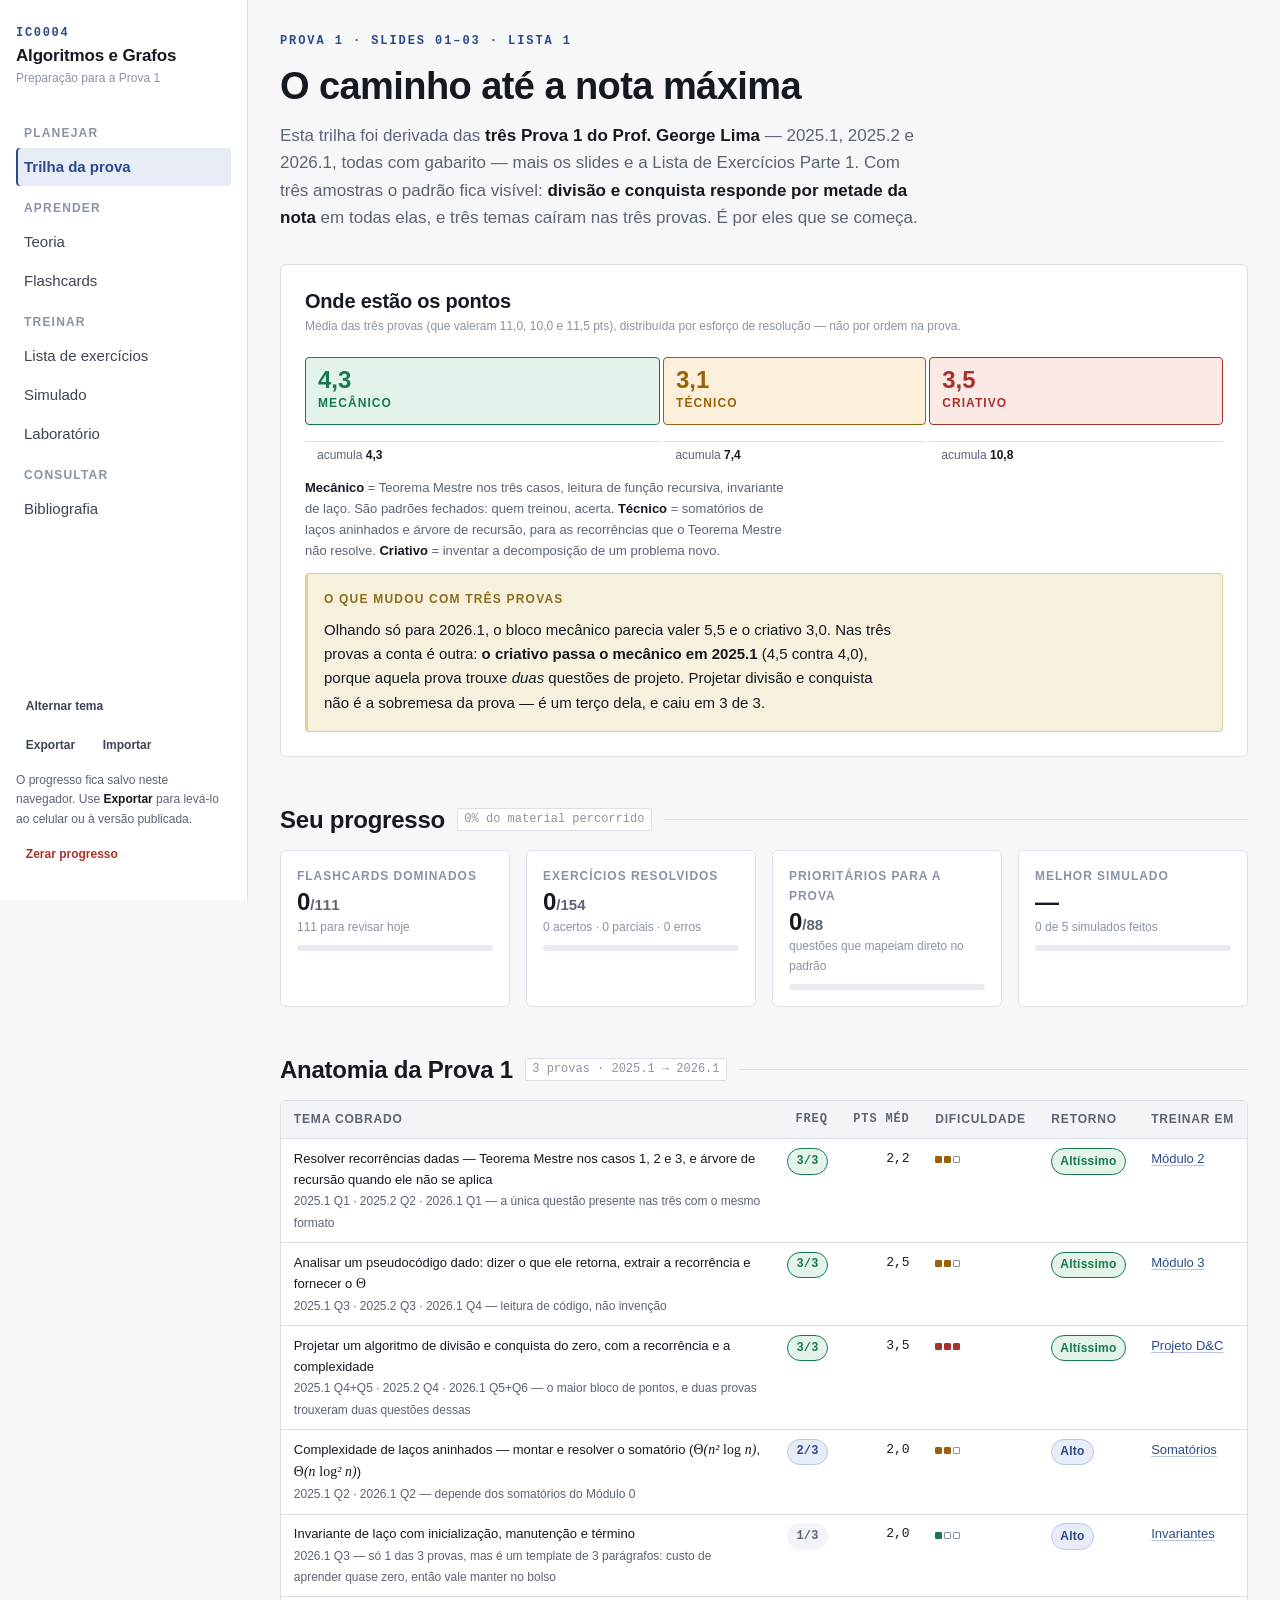
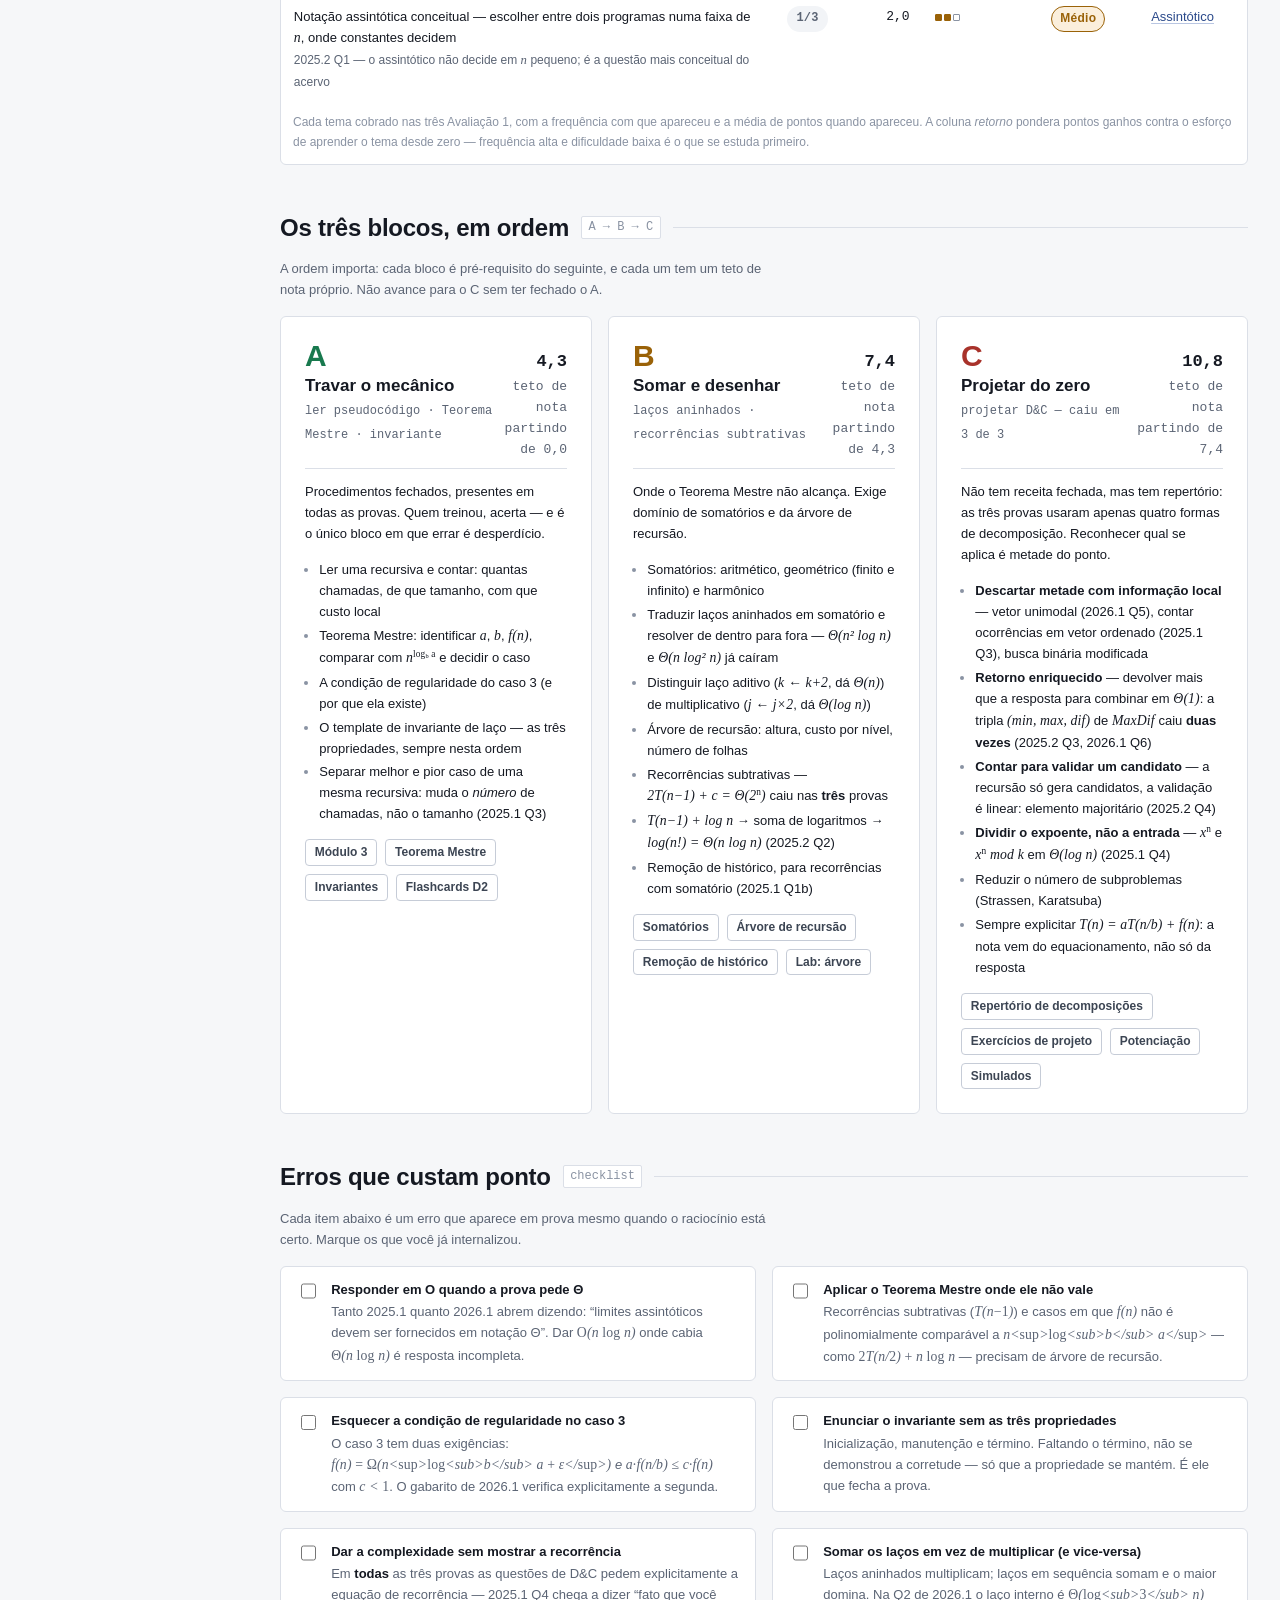
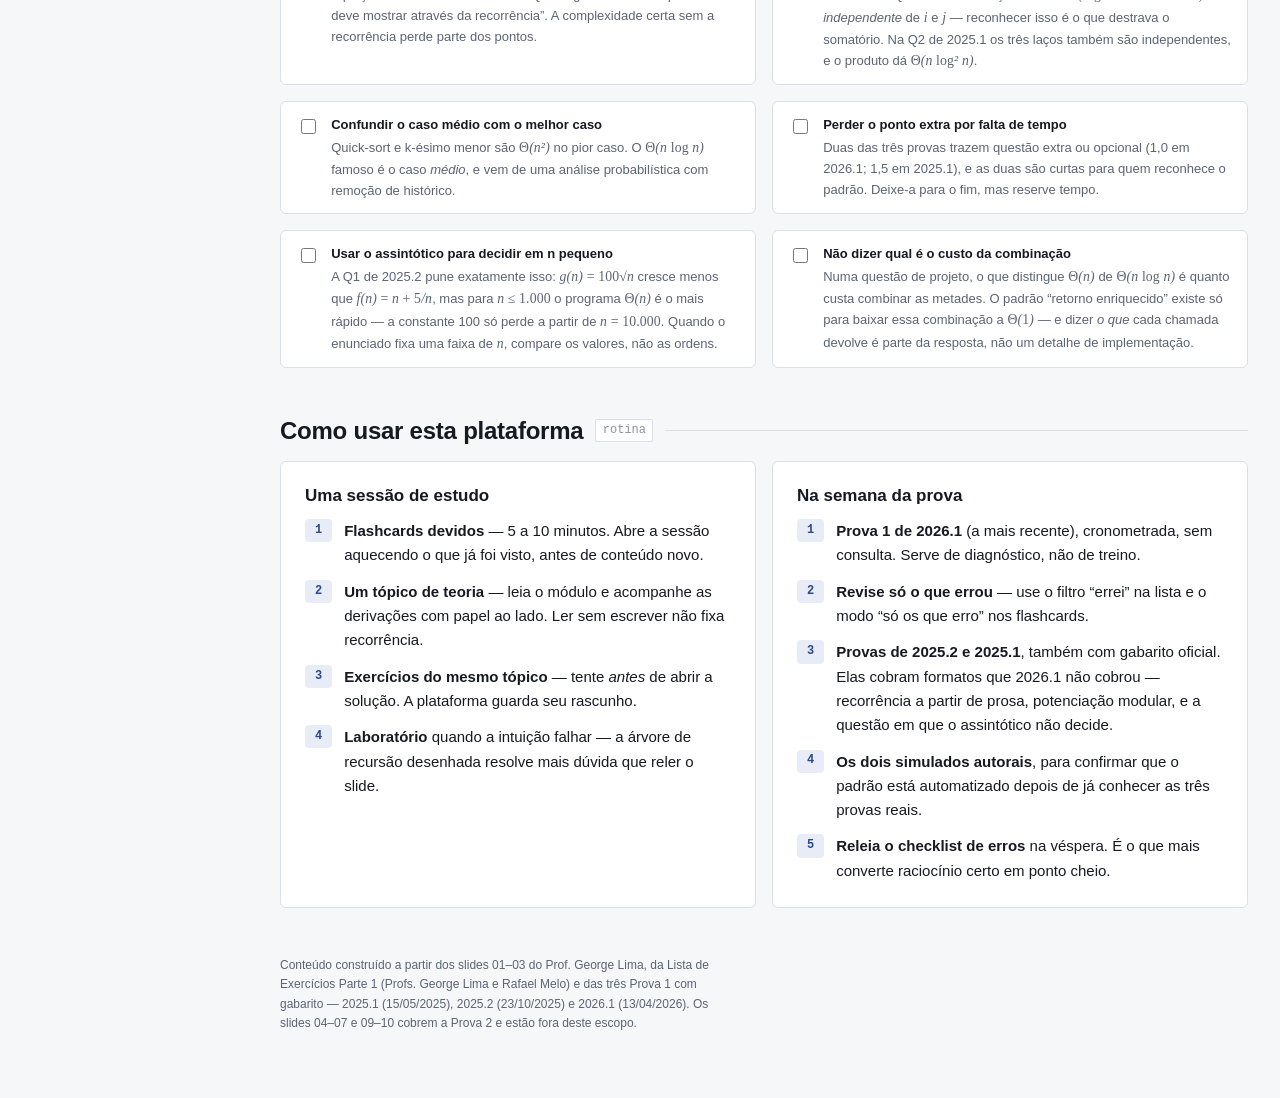
<file: index.html>
<!doctype html>
<html lang="pt-BR">
<head>
<meta charset="utf-8">
<meta name="viewport" content="width=device-width, initial-scale=1">
<title>IC0004 · Trilha da Prova 1</title>
<link rel="stylesheet" href="css/app.css">
</head>
<body>
<div class="shell">
  <aside class="rail"></aside>
  <main class="main">
  <div class="wrap">

    <header class="page-head">
      <span class="eyebrow">Prova 1 · Slides 01–03 · Lista 1</span>
      <h1>O caminho até a nota máxima</h1>
      <p class="lede">
        Esta trilha foi derivada das <strong>três Prova 1 do Prof. George Lima</strong> — 2025.1,
        2025.2 e 2026.1, todas com gabarito — mais os slides e a Lista de Exercícios
        Parte&nbsp;1. Com três amostras o padrão fica visível: <strong>divisão e conquista
        responde por metade da nota</strong> em todas elas, e três temas caíram nas três provas.
        É por eles que se começa.
      </p>
    </header>

    <!-- ===================================================== Tese: onde estão os pontos -->
    <section class="card" aria-labelledby="h-dist">
      <header>
        <h2 id="h-dist" style="font-size:var(--t-lg)">Onde estão os pontos</h2>
        <p class="meta">
          Média das três provas (que valeram 11,0, 10,0 e 11,5 pts), distribuída por esforço de
          resolução — não por ordem na prova.
        </p>
      </header>

      <div class="ptbar" role="img"
           aria-label="Distribuição média: 4,3 pontos mecânicos, 3,1 pontos de média dificuldade, 3,5 pontos de projeto criativo.">
        <div class="seg ok"   style="flex:4.3">
          <span class="v">4,3</span><span class="l">Mecânico</span>
        </div>
        <div class="seg warn" style="flex:3.1">
          <span class="v">3,1</span><span class="l">Técnico</span>
        </div>
        <div class="seg bad"  style="flex:3.5">
          <span class="v">3,5</span><span class="l">Criativo</span>
        </div>
      </div>
      <div class="ptaxis">
        <span style="flex:4.3">acumula <strong>4,3</strong></span>
        <span style="flex:3.1">acumula <strong>7,4</strong></span>
        <span style="flex:3.5">acumula <strong>10,8</strong></span>
      </div>

      <p class="small muted" style="max-width:var(--measure)">
        <strong>Mecânico</strong> = Teorema Mestre nos três casos, leitura de função recursiva,
        invariante de laço. São padrões fechados: quem treinou, acerta.
        <strong>Técnico</strong> = somatórios de laços aninhados e árvore de recursão, para as
        recorrências que o Teorema Mestre não resolve. <strong>Criativo</strong> = inventar a
        decomposição de um problema novo.
      </p>

      <div class="callout warn">
        <span class="tag">O que mudou com três provas</span>
        <p>
          Olhando só para 2026.1, o bloco mecânico parecia valer 5,5 e o criativo 3,0. Nas três
          provas a conta é outra: <strong>o criativo passa o mecânico em 2025.1</strong> (4,5 contra
          4,0), porque aquela prova trouxe <em>duas</em> questões de projeto. Projetar divisão e
          conquista não é a sobremesa da prova — é um terço dela, e caiu em 3 de 3.
        </p>
      </div>
    </section>

    <!-- ========================================================== Seu progresso -->
    <div class="lvl"><h2>Seu progresso</h2><span class="tick" id="progTick">—</span></div>

    <div class="grid g4" id="stats"></div>

    <!-- ========================================================= Anatomia -->
    <div class="lvl"><h2>Anatomia da Prova 1</h2><span class="tick">3 provas · 2025.1 → 2026.1</span></div>

    <div class="tw">
      <table>
        <caption>
          Cada tema cobrado nas três Avaliação 1, com a frequência com que apareceu e a média de
          pontos quando apareceu. A coluna <em>retorno</em> pondera pontos ganhos contra o esforço
          de aprender o tema desde zero — frequência alta e dificuldade baixa é o que se estuda
          primeiro.
        </caption>
        <thead>
          <tr>
            <th>Tema cobrado</th><th class="num">Freq</th><th class="num">Pts méd</th>
            <th>Dificuldade</th><th>Retorno</th><th>Treinar em</th>
          </tr>
        </thead>
        <tbody id="anat"></tbody>
      </table>
    </div>

    <!-- ============================================================ Blocos -->
    <div class="lvl"><h2>Os três blocos, em ordem</h2><span class="tick">A → B → C</span></div>
    <p class="small muted" style="max-width:var(--measure);margin-bottom:var(--s-4)">
      A ordem importa: cada bloco é pré-requisito do seguinte, e cada um tem um teto de nota próprio.
      Não avance para o C sem ter fechado o A.
    </p>

    <div class="grid g3" id="blocos"></div>

    <!-- =========================================================== Erros -->
    <div class="lvl"><h2>Erros que custam ponto</h2><span class="tick">checklist</span></div>
    <p class="small muted" style="max-width:var(--measure);margin-bottom:var(--s-4)">
      Cada item abaixo é um erro que aparece em prova mesmo quando o raciocínio está certo.
      Marque os que você já internalizou.
    </p>
    <div class="grid g2" id="erros"></div>

    <!-- ======================================================= Como usar -->
    <div class="lvl"><h2>Como usar esta plataforma</h2><span class="tick">rotina</span></div>
    <div class="grid g2">
      <div class="card">
        <h3>Uma sessão de estudo</h3>
        <ol class="steps">
          <li><div><strong>Flashcards devidos</strong> — 5 a 10 minutos. Abre a sessão aquecendo
            o que já foi visto, antes de conteúdo novo.</div></li>
          <li><div><strong>Um tópico de teoria</strong> — leia o módulo e acompanhe as derivações
            com papel ao lado. Ler sem escrever não fixa recorrência.</div></li>
          <li><div><strong>Exercícios do mesmo tópico</strong> — tente <em>antes</em> de abrir a
            solução. A plataforma guarda seu rascunho.</div></li>
          <li><div><strong>Laboratório</strong> quando a intuição falhar — a árvore de recursão
            desenhada resolve mais dúvida que reler o slide.</div></li>
        </ol>
      </div>
      <div class="card">
        <h3>Na semana da prova</h3>
        <ol class="steps">
          <li><div><strong>Prova 1 de 2026.1</strong> (a mais recente), cronometrada, sem consulta.
            Serve de diagnóstico, não de treino.</div></li>
          <li><div><strong>Revise só o que errou</strong> — use o filtro “errei” na lista e o modo
            “só os que erro” nos flashcards.</div></li>
          <li><div><strong>Provas de 2025.2 e 2025.1</strong>, também com gabarito oficial. Elas
            cobram formatos que 2026.1 não cobrou — recorrência a partir de prosa, potenciação
            modular, e a questão em que o assintótico não decide.</div></li>
          <li><div><strong>Os dois simulados autorais</strong>, para confirmar que o padrão está
            automatizado depois de já conhecer as três provas reais.</div></li>
          <li><div><strong>Releia o checklist de erros</strong> na véspera. É o que mais converte
            raciocínio certo em ponto cheio.</div></li>
        </ol>
      </div>
    </div>

    <p class="xs muted" style="margin-top:var(--s-7);max-width:var(--measure)">
      Conteúdo construído a partir dos slides 01–03 do Prof. George Lima, da Lista de Exercícios
      Parte&nbsp;1 (Profs. George Lima e Rafael Melo) e das três Prova 1 com gabarito —
      2025.1 (15/05/2025), 2025.2 (23/10/2025) e 2026.1 (13/04/2026).
      Os slides 04–07 e 09–10 cobrem a Prova 2 e estão fora deste escopo.
    </p>

  </div>
  </main>
</div>

<style>
/* Barra de pontos — específica desta página */
.ptbar { display: flex; gap: 3px; height: 4.25rem; margin-top: var(--s-2); }
.ptbar .seg {
  display: flex; flex-direction: column; justify-content: center; gap: 0.1rem;
  padding: 0 var(--s-3); border-radius: var(--radius-sm); min-width: 0;
  border: 1px solid; overflow: hidden;
}
.ptbar .seg .v {
  font-family: var(--font-disp); font-size: var(--t-xl); font-weight: 650;
  line-height: 1; font-variant-numeric: tabular-nums;
}
.ptbar .seg .l {
  font-size: var(--t-xs); text-transform: uppercase; letter-spacing: 0.09em;
  font-weight: 700; white-space: nowrap; overflow: hidden; text-overflow: ellipsis;
}
.ptbar .ok   { background: var(--ok-soft);   border-color: var(--ok);   color: var(--ok); }
.ptbar .warn { background: var(--warn-soft); border-color: var(--warn); color: var(--warn); }
.ptbar .bad  { background: var(--bad-soft);  border-color: var(--bad);  color: var(--bad); }
.ptaxis { display: flex; gap: 3px; margin-top: var(--s-1); }
.ptaxis span {
  padding: 0 var(--s-3); font-size: var(--t-xs); color: var(--ink-3);
  border-top: 1px solid var(--line); padding-top: var(--s-1); min-width: 0;
  white-space: nowrap; overflow: hidden; text-overflow: ellipsis;
}
@media (max-width: 620px) {
  .ptbar { height: auto; flex-direction: column; }
  .ptbar .seg { flex: none !important; flex-direction: row; align-items: baseline; gap: var(--s-2); padding: var(--s-2) var(--s-3); }
  .ptaxis { display: none; }
}

/* Cartão de bloco */
.bloco { position: relative; }
.bloco .cap {
  display: flex; align-items: baseline; justify-content: space-between; gap: var(--s-2);
  padding-bottom: var(--s-2); border-bottom: 1px solid var(--line);
}
.bloco .letra {
  font-family: var(--font-disp); font-size: var(--t-2xl); font-weight: 650;
  line-height: 1; letter-spacing: -0.02em;
}
.bloco .teto {
  font-family: var(--font-mono); font-size: var(--t-sm); font-variant-numeric: tabular-nums;
  color: var(--ink-3); text-align: right;
}
.bloco .teto b { display: block; font-size: var(--t-md); color: var(--ink); }
.bloco ul { padding-left: 1.1em; font-size: var(--t-sm); }
.bloco.a .letra { color: var(--ok); }
.bloco.b .letra { color: var(--warn); }
.bloco.c .letra { color: var(--bad); }

/* Checklist de erros */
.chk { display: flex; gap: var(--s-3); align-items: flex-start; padding: var(--s-3) var(--s-4);
       border: 1px solid var(--line); border-radius: var(--radius); background: var(--surface); cursor: pointer; }
.chk:hover { background: var(--surface-2); }
.chk input { margin-top: 0.3rem; flex: none; }
.chk .txt { font-size: var(--t-sm); min-width: 0; }
.chk .txt b { display: block; margin-bottom: 0.1rem; }
.chk.done { opacity: 0.55; }
.chk.done .txt b { text-decoration: line-through; }
</style>

<script src="js/app.js"></script>
<script src="data/flashcards.js"></script>
<script src="data/exercicios.js"></script>
<script src="data/simulados.js"></script>
<script>
(function () {
  'use strict';
  var m = AG.m, esc = AG.esc;

  /* ------------------------------------------------ Anatomia da prova
     Derivada das três Avaliação 1 com gabarito. "freq" é em quantas das 3
     provas o tema apareceu; "pts" é a média de pontos quando apareceu.
     Ordem: frequência primeiro, pontos como critério de desempate.        */
  var ANAT = [
    { tema: 'Resolver recorrências dadas — Teorema Mestre nos casos 1, 2 e 3, e árvore de '
        + 'recursão quando ele não se aplica',
      freq: 3, pts: '2,2', d: 2, ret: 'Altíssimo',
      obs: '2025.1 Q1 · 2025.2 Q2 · 2026.1 Q1 — a única questão presente nas três com o mesmo formato',
      link: 'estudar.html#m2', linkTxt: 'Módulo 2' },
    { tema: 'Analisar um pseudocódigo dado: dizer o que ele retorna, extrair a recorrência e '
        + 'fornecer o ' + m('Θ'),
      freq: 3, pts: '2,5', d: 2, ret: 'Altíssimo',
      obs: '2025.1 Q3 · 2025.2 Q3 · 2026.1 Q4 — leitura de código, não invenção',
      link: 'estudar.html#m3', linkTxt: 'Módulo 3' },
    { tema: 'Projetar um algoritmo de divisão e conquista do zero, com a recorrência e a '
        + 'complexidade',
      freq: 3, pts: '3,5', d: 3, ret: 'Altíssimo',
      obs: '2025.1 Q4+Q5 · 2025.2 Q4 · 2026.1 Q5+Q6 — o maior bloco de pontos, e duas provas '
        + 'trouxeram duas questões dessas',
      link: 'lista.html?tag=projeto', linkTxt: 'Projeto D&C' },
    { tema: 'Complexidade de laços aninhados — montar e resolver o somatório ('
        + m('Θ(n² log n)') + ', ' + m('Θ(n log² n)') + ')',
      freq: 2, pts: '2,0', d: 2, ret: 'Alto',
      obs: '2025.1 Q2 · 2026.1 Q2 — depende dos somatórios do Módulo 0',
      link: 'estudar.html#m0-somas', linkTxt: 'Somatórios' },
    { tema: 'Invariante de laço com inicialização, manutenção e término',
      freq: 1, pts: '2,0', d: 1, ret: 'Alto',
      obs: '2026.1 Q3 — só 1 das 3 provas, mas é um template de 3 parágrafos: custo de aprender '
        + 'quase zero, então vale manter no bolso',
      link: 'estudar.html#m1-inv', linkTxt: 'Invariantes' },
    { tema: 'Notação assintótica conceitual — escolher entre dois programas numa faixa de '
        + m('n') + ', onde constantes decidem',
      freq: 1, pts: '2,0', d: 2, ret: 'Médio',
      obs: '2025.2 Q1 — o assintótico não decide em ' + m('n') + ' pequeno; é a questão mais '
        + 'conceitual do acervo',
      link: 'estudar.html#m1-assint', linkTxt: 'Assintótico' }
  ];

  AG.$('#anat').innerHTML = ANAT.map(function (r) {
    var rp = r.ret === 'Altíssimo' ? 'ok' : r.ret === 'Alto' ? 'accent'
           : r.ret === 'Médio' ? 'warn' : 'plain';
    /* 3/3 ganha destaque: é o que decide a ordem de estudo. */
    var fp = r.freq === 3 ? 'ok' : r.freq === 2 ? 'accent' : 'plain';
    return '<tr>'
      + '<td>' + r.tema + '<br><span class="xs muted">' + r.obs + '</span></td>'
      + '<td class="num"><span class="pill ' + fp + '">' + r.freq + '/3</span></td>'
      + '<td class="num">' + r.pts + '</td>'
      + '<td>' + AG.diff(r.d) + '</td>'
      + '<td><span class="pill ' + rp + '">' + esc(r.ret) + '</span></td>'
      + '<td><a href="' + r.link + '">' + esc(r.linkTxt) + '</a></td>'
      + '</tr>';
  }).join('');

  /* ------------------------------------------------------------ Blocos
     Tetos recalibrados sobre a média das três provas: 4,3 / 3,1 / 3,5.  */
  var BLOCOS = [
    { cls: 'a', letra: 'A', nome: 'Travar o mecânico', teto: '4,3', de: '0,0',
      qs: 'ler pseudocódigo · Teorema Mestre · invariante',
      resumo: 'Procedimentos fechados, presentes em todas as provas. Quem treinou, acerta — e é o único bloco em que errar é desperdício.',
      itens: [
        'Ler uma recursiva e contar: quantas chamadas, de que tamanho, com que custo local',
        'Teorema Mestre: identificar <span class="m">a</span>, <span class="m">b</span>, <span class="m">f(n)</span>, comparar com <span class="m">n<sup>log<sub>b</sub> a</sup></span> e decidir o caso',
        'A condição de regularidade do caso 3 (e por que ela existe)',
        'O template de invariante de laço — as três propriedades, sempre nesta ordem',
        'Separar melhor e pior caso de uma mesma recursiva: muda o <em>número</em> de chamadas, não o tamanho (2025.1 Q3)'
      ],
      links: [['estudar.html#m3', 'Módulo 3'], ['estudar.html#m2-mestre', 'Teorema Mestre'],
              ['estudar.html#m1-inv', 'Invariantes'], ['flashcards.html?deck=D2', 'Flashcards D2']] },
    { cls: 'b', letra: 'B', nome: 'Somar e desenhar', teto: '7,4', de: '4,3',
      qs: 'laços aninhados · recorrências subtrativas',
      resumo: 'Onde o Teorema Mestre não alcança. Exige domínio de somatórios e da árvore de recursão.',
      itens: [
        'Somatórios: aritmético, geométrico (finito e infinito) e harmônico',
        'Traduzir laços aninhados em somatório e resolver de dentro para fora — <span class="m">Θ(n² log n)</span> e <span class="m">Θ(n log² n)</span> já caíram',
        'Distinguir laço aditivo (<span class="m">k ← k+2</span>, dá <span class="m">Θ(n)</span>) de multiplicativo (<span class="m">j ← j×2</span>, dá <span class="m">Θ(log n)</span>)',
        'Árvore de recursão: altura, custo por nível, número de folhas',
        'Recorrências subtrativas — <span class="m">2T(n−1) + c = Θ(2<sup>n</sup>)</span> caiu nas <strong>três</strong> provas',
        '<span class="m">T(n−1) + log n</span> → soma de logaritmos → <span class="m">log(n!) = Θ(n log n)</span> (2025.2 Q2)',
        'Remoção de histórico, para recorrências com somatório (2025.1 Q1b)'
      ],
      links: [['estudar.html#m0-somas', 'Somatórios'], ['estudar.html#m2-arvore', 'Árvore de recursão'],
              ['estudar.html#m2-hist', 'Remoção de histórico'], ['labs.html#lab-arvore', 'Lab: árvore']] },
    { cls: 'c', letra: 'C', nome: 'Projetar do zero', teto: '10,8', de: '7,4',
      qs: 'projetar D&C — caiu em 3 de 3',
      resumo: 'Não tem receita fechada, mas tem repertório: as três provas usaram apenas quatro formas de decomposição. Reconhecer qual se aplica é metade do ponto.',
      itens: [
        '<strong>Descartar metade com informação local</strong> — vetor unimodal (2026.1 Q5), contar ocorrências em vetor ordenado (2025.1 Q3), busca binária modificada',
        '<strong>Retorno enriquecido</strong> — devolver mais que a resposta para combinar em <span class="m">Θ(1)</span>: a tripla <span class="m">(min, max, dif)</span> de <span class="m">MaxDif</span> caiu <strong>duas vezes</strong> (2025.2 Q3, 2026.1 Q6)',
        '<strong>Contar para validar um candidato</strong> — a recursão só gera candidatos, a validação é linear: elemento majoritário (2025.2 Q4)',
        '<strong>Dividir o expoente, não a entrada</strong> — <span class="m">x<sup>n</sup></span> e <span class="m">x<sup>n</sup> mod k</span> em <span class="m">Θ(log n)</span> (2025.1 Q4)',
        'Reduzir o número de subproblemas (Strassen, Karatsuba)',
        'Sempre explicitar <span class="m">T(n) = aT(n/b) + f(n)</span>: a nota vem do equacionamento, não só da resposta'
      ],
      links: [['estudar.html#m3-repertorio', 'Repertório de decomposições'],
              ['lista.html?tag=projeto', 'Exercícios de projeto'],
              ['estudar.html#m3-pot', 'Potenciação'], ['simulado.html', 'Simulados']] }
  ];

  AG.$('#blocos').innerHTML = BLOCOS.map(function (b) {
    return '<section class="card bloco ' + b.cls + '">'
      + '<div class="cap"><div>'
      +   '<span class="letra">' + b.letra + '</span>'
      +   '<h3 style="margin-top:.15rem">' + esc(b.nome) + '</h3>'
      +   '<span class="xs muted mono">' + b.qs + '</span>'
      + '</div><div class="teto"><b>' + b.teto + '</b>teto de nota<br>partindo de ' + b.de + '</div></div>'
      + '<p class="small">' + esc(b.resumo) + '</p>'
      + '<ul>' + b.itens.map(function (i) { return '<li>' + i + '</li>'; }).join('') + '</ul>'
      + '<div class="row tight">' + b.links.map(function (l) {
          return '<a class="btn sm" href="' + l[0] + '">' + esc(l[1]) + '</a>';
        }).join('') + '</div>'
      + '</section>';
  }).join('');

  /* ------------------------------------------------------------- Erros
     ATENÇÃO: o progresso é salvo por ÍNDICE ('erro0', 'erro1', …). Só
     acrescente itens NO FIM — inserir no meio desloca o que já foi marcado. */
  var ERROS = [
    ['Responder em O quando a prova pede Θ',
     'Tanto 2025.1 quanto 2026.1 abrem dizendo: “limites assintóticos devem ser fornecidos em '
     + 'notação Θ”. Dar ' + m('O(n log n)') + ' onde cabia ' + m('Θ(n log n)') + ' é resposta '
     + 'incompleta.'],
    ['Aplicar o Teorema Mestre onde ele não vale',
     'Recorrências subtrativas (' + m('T(n−1)') + ') e casos em que ' + m('f(n)') + ' não é '
     + 'polinomialmente comparável a ' + m('n<sup>log<sub>b</sub> a</sup>') + ' — como '
     + m('2T(n/2) + n log n') + ' — precisam de árvore de recursão.'],
    ['Esquecer a condição de regularidade no caso 3',
     'O caso 3 tem duas exigências: ' + m('f(n) = Ω(n<sup>log<sub>b</sub> a + ε</sup>)') + ' <em>e</em> '
     + m('a·f(n/b) ≤ c·f(n)') + ' com ' + m('c < 1') + '. O gabarito de 2026.1 verifica explicitamente a segunda.'],
    ['Enunciar o invariante sem as três propriedades',
     'Inicialização, manutenção e término. Faltando o término, não se demonstrou a corretude — '
     + 'só que a propriedade se mantém. É ele que fecha a prova.'],
    ['Dar a complexidade sem mostrar a recorrência',
     'Em <strong>todas</strong> as três provas as questões de D&amp;C pedem explicitamente a '
     + 'equação de recorrência — 2025.1 Q4 chega a dizer “fato que você deve mostrar através da '
     + 'recorrência”. A complexidade certa sem a recorrência perde parte dos pontos.'],
    ['Somar os laços em vez de multiplicar (e vice-versa)',
     'Laços aninhados multiplicam; laços em sequência somam e o maior domina. '
     + 'Na Q2 de 2026.1 o laço interno é ' + m('Θ(log<sub>3</sub> n)') + ' <em>independente</em> de '
     + m('i') + ' e ' + m('j') + ' — reconhecer isso é o que destrava o somatório. Na Q2 de '
     + '2025.1 os três laços também são independentes, e o produto dá ' + m('Θ(n log² n)') + '.'],
    ['Confundir o caso médio com o melhor caso',
     'Quick-sort e k-ésimo menor são ' + m('Θ(n²)') + ' no pior caso. O '
     + m('Θ(n log n)') + ' famoso é o caso <em>médio</em>, e vem de uma análise probabilística '
     + 'com remoção de histórico.'],
    ['Perder o ponto extra por falta de tempo',
     'Duas das três provas trazem questão extra ou opcional (1,0 em 2026.1; 1,5 em 2025.1), e '
     + 'as duas são curtas para quem reconhece o padrão. Deixe-a para o fim, mas reserve tempo.'],
    ['Usar o assintótico para decidir em n pequeno',
     'A Q1 de 2025.2 pune exatamente isso: ' + m('g(n) = 100√n') + ' cresce menos que '
     + m('f(n) = n + 5/n') + ', mas para ' + m('n ≤ 1.000') + ' o programa ' + m('Θ(n)')
     + ' é o mais rápido — a constante 100 só perde a partir de ' + m('n = 10.000') + '. '
     + 'Quando o enunciado fixa uma faixa de ' + m('n') + ', compare os valores, não as ordens.'],
    ['Não dizer qual é o custo da combinação',
     'Numa questão de projeto, o que distingue ' + m('Θ(n)') + ' de ' + m('Θ(n log n)')
     + ' é quanto custa combinar as metades. O padrão “retorno enriquecido” existe só para '
     + 'baixar essa combinação a ' + m('Θ(1)') + ' — e dizer <em>o que</em> cada chamada devolve '
     + 'é parte da resposta, não um detalhe de implementação.']
  ];

  var st = AG.load();
  AG.$('#erros').innerHTML = ERROS.map(function (e, i) {
    var id = 'erro' + i;
    var done = st.teoria[id] && st.teoria[id].done;
    return '<label class="chk' + (done ? ' done' : '') + '" data-id="' + id + '">'
      + '<input type="checkbox"' + (done ? ' checked' : '') + '>'
      + '<span class="txt"><b>' + esc(e[0]) + '</b><span class="muted">' + e[1] + '</span></span>'
      + '</label>';
  }).join('');

  AG.$$('#erros .chk').forEach(function (l) {
    l.querySelector('input').addEventListener('change', function () {
      AG.rec('teoria', l.dataset.id, { done: false }).done = this.checked;
      l.classList.toggle('done', this.checked);
      AG.save();
    });
  });

  /* --------------------------------------------------------- Progresso */
  function stats() {
    var c = AG.cardStats(), x = AG.exStats(), s = AG.simStats();
    var xProva = AG.exStats(function (e) { return e.p === 'alta'; });

    var cards = [
      { k: 'Flashcards dominados', v: c.dominados + '<span class="muted" style="font-size:var(--t-base)">/' + c.total + '</span>',
        n: c.devidos + ' para revisar hoje', p: AG.pct(c.dominados, c.total), cls: 'ok',
        href: 'flashcards.html' },
      { k: 'Exercícios resolvidos', v: x.feitos + '<span class="muted" style="font-size:var(--t-base)">/' + x.total + '</span>',
        n: x.ok + ' acertos · ' + x.partial + ' parciais · ' + x.bad + ' erros',
        p: AG.pct(x.feitos, x.total), cls: 'accent', href: 'lista.html' },
      { k: 'Prioritários para a prova', v: xProva.feitos + '<span class="muted" style="font-size:var(--t-base)">/' + xProva.total + '</span>',
        n: 'questões que mapeiam direto no padrão', p: AG.pct(xProva.feitos, xProva.total),
        cls: 'warn', href: 'lista.html?prova=alta' },
      { k: 'Melhor simulado', v: s.melhor === null ? '—' : String(s.melhor).replace('.', ',') + '<span class="muted" style="font-size:var(--t-base)">/' + String(s.melhorMax).replace('.', ',') + '</span>',
        n: s.feitos + ' de ' + s.total + ' simulados feitos',
        p: s.melhor === null ? 0 : AG.pct(s.melhor, s.melhorMax), cls: 'bad', href: 'simulado.html' }
    ];

    AG.$('#stats').innerHTML = cards.map(function (c2) {
      return '<a class="card pad-sm" href="' + c2.href + '" style="text-decoration:none;color:inherit;gap:var(--s-2)">'
        + '<div class="stat"><span class="k">' + esc(c2.k) + '</span>'
        + '<span class="v">' + c2.v + '</span>'
        + '<span class="n">' + esc(c2.n) + '</span></div>'
        + '<div class="bar"><i class="' + (c2.cls === 'accent' ? '' : c2.cls) + '" style="width:' + c2.p + '%"></i></div>'
        + '</a>';
    }).join('');

    var totalItens = c.total + x.total;
    var feitos = c.dominados + x.feitos;
    AG.$('#progTick').textContent = AG.pct(feitos, totalItens) + '% do material percorrido';
  }

  stats();
})();
</script>
</body>
</html>
</file>
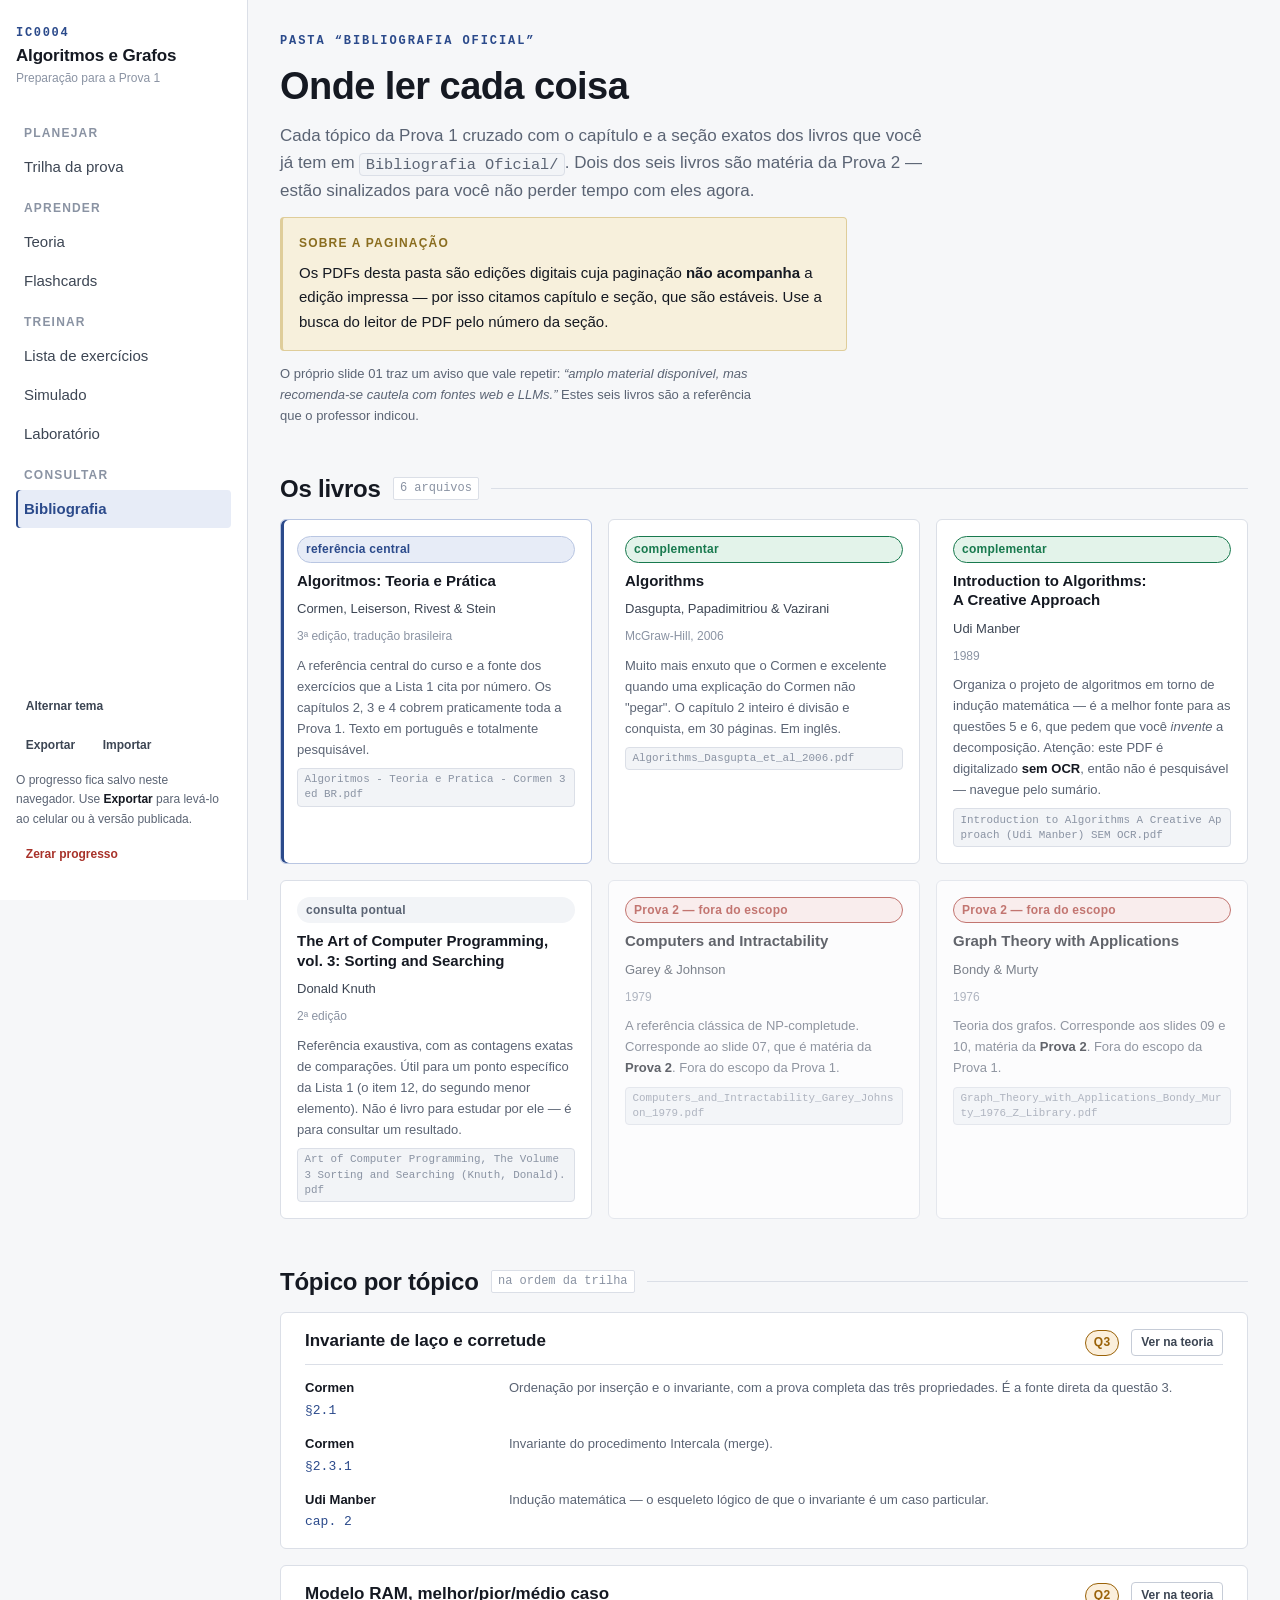
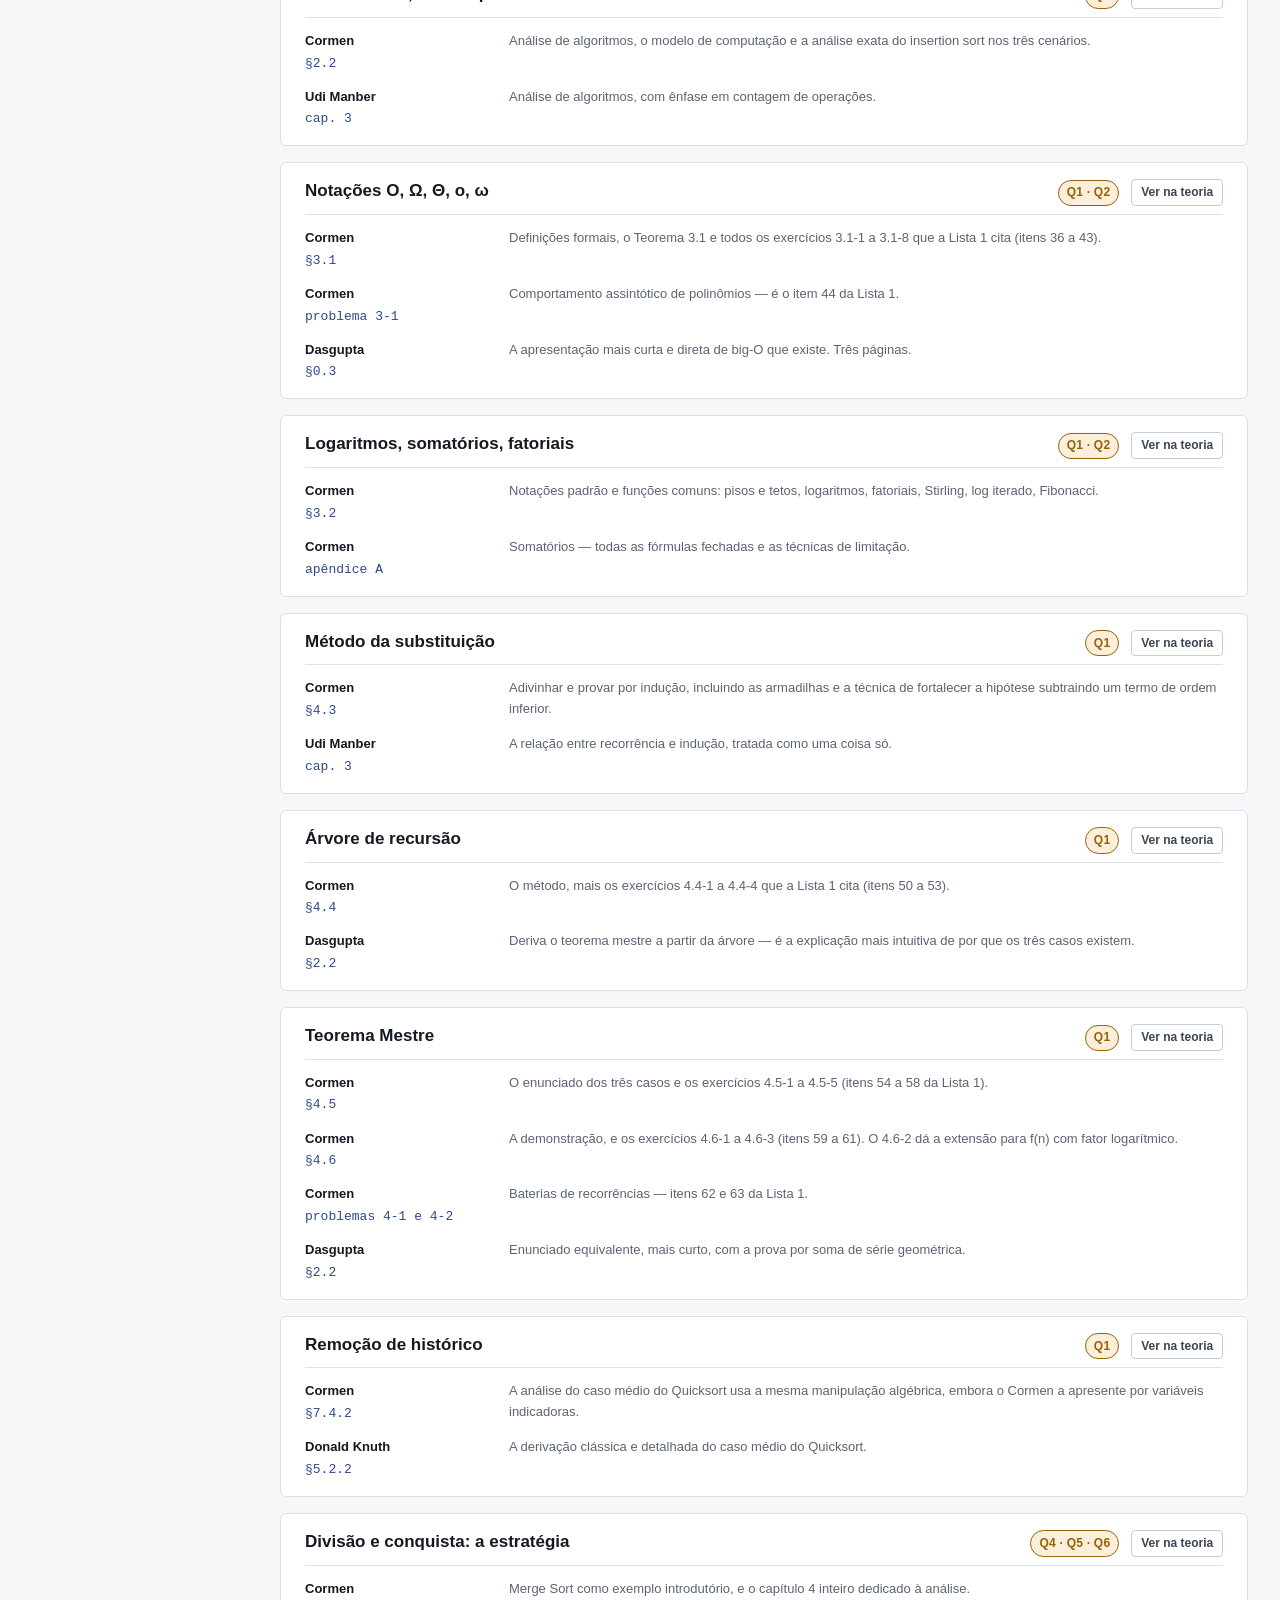
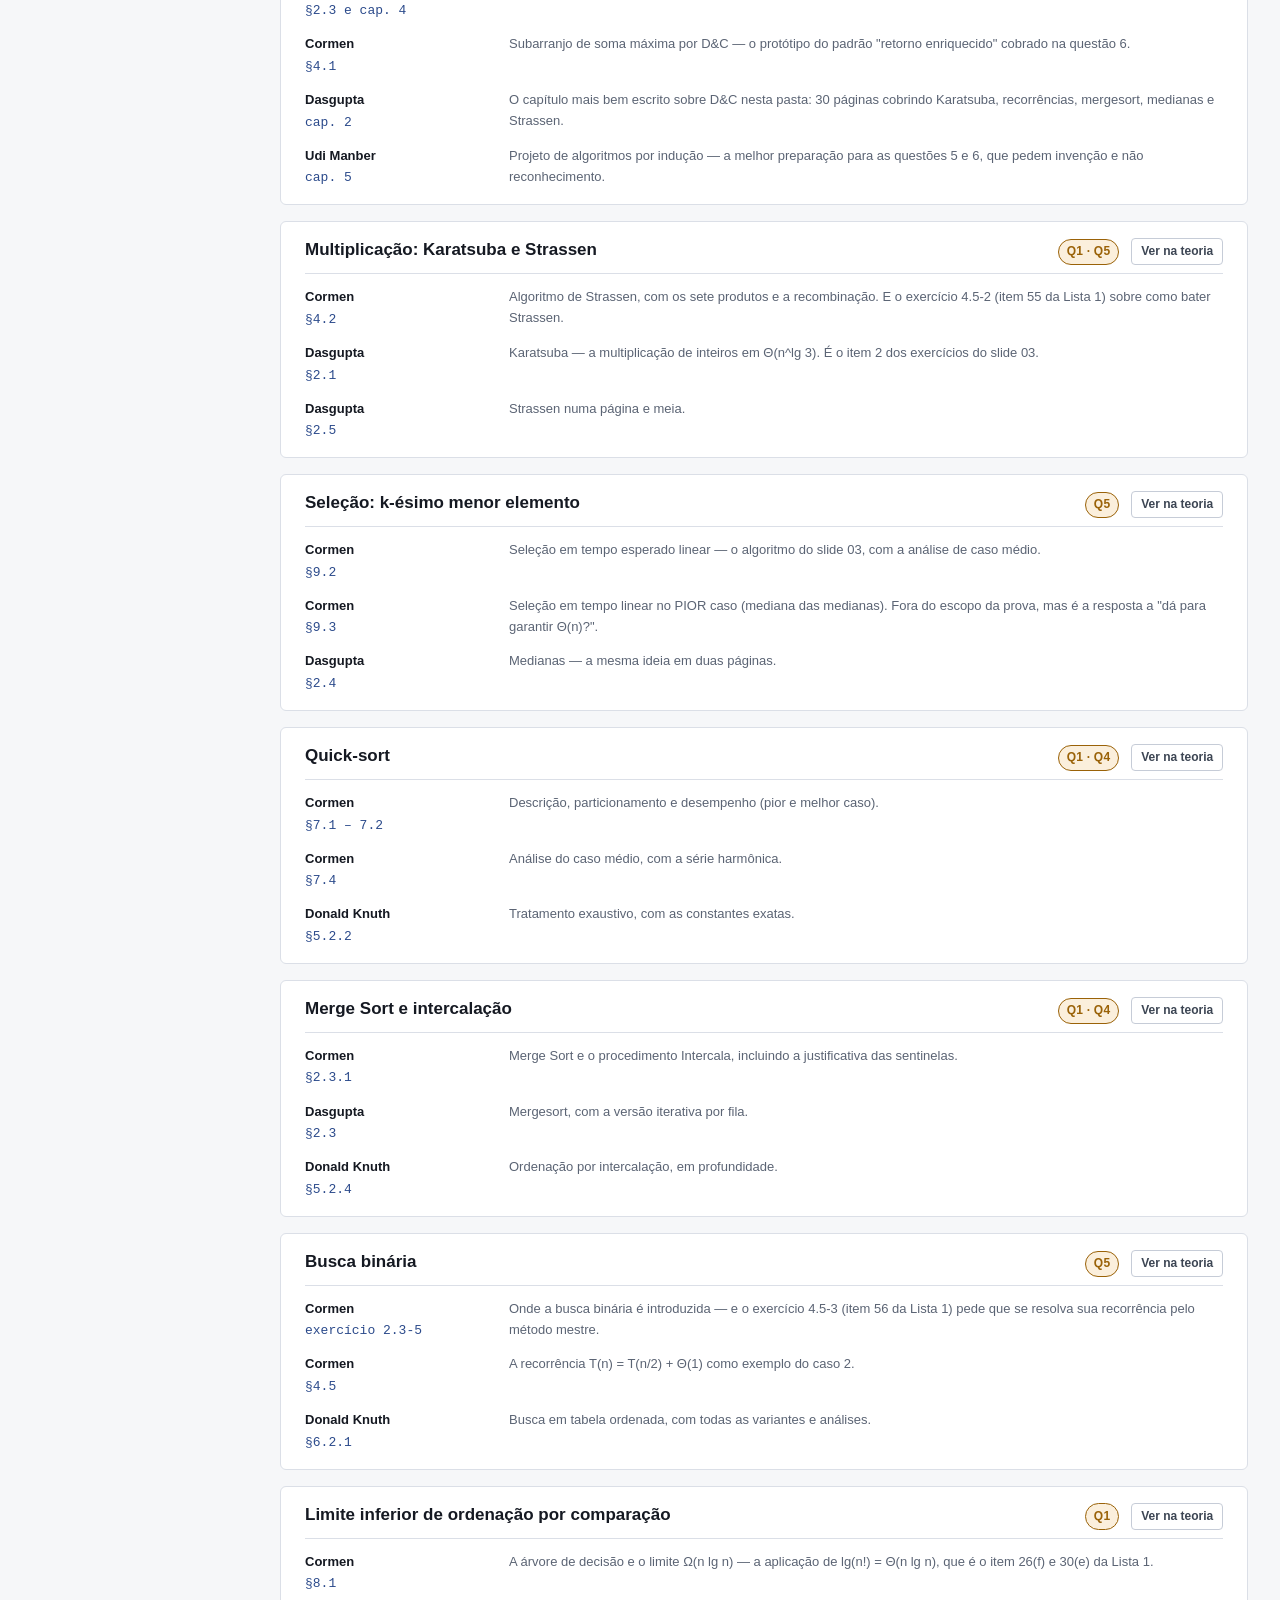
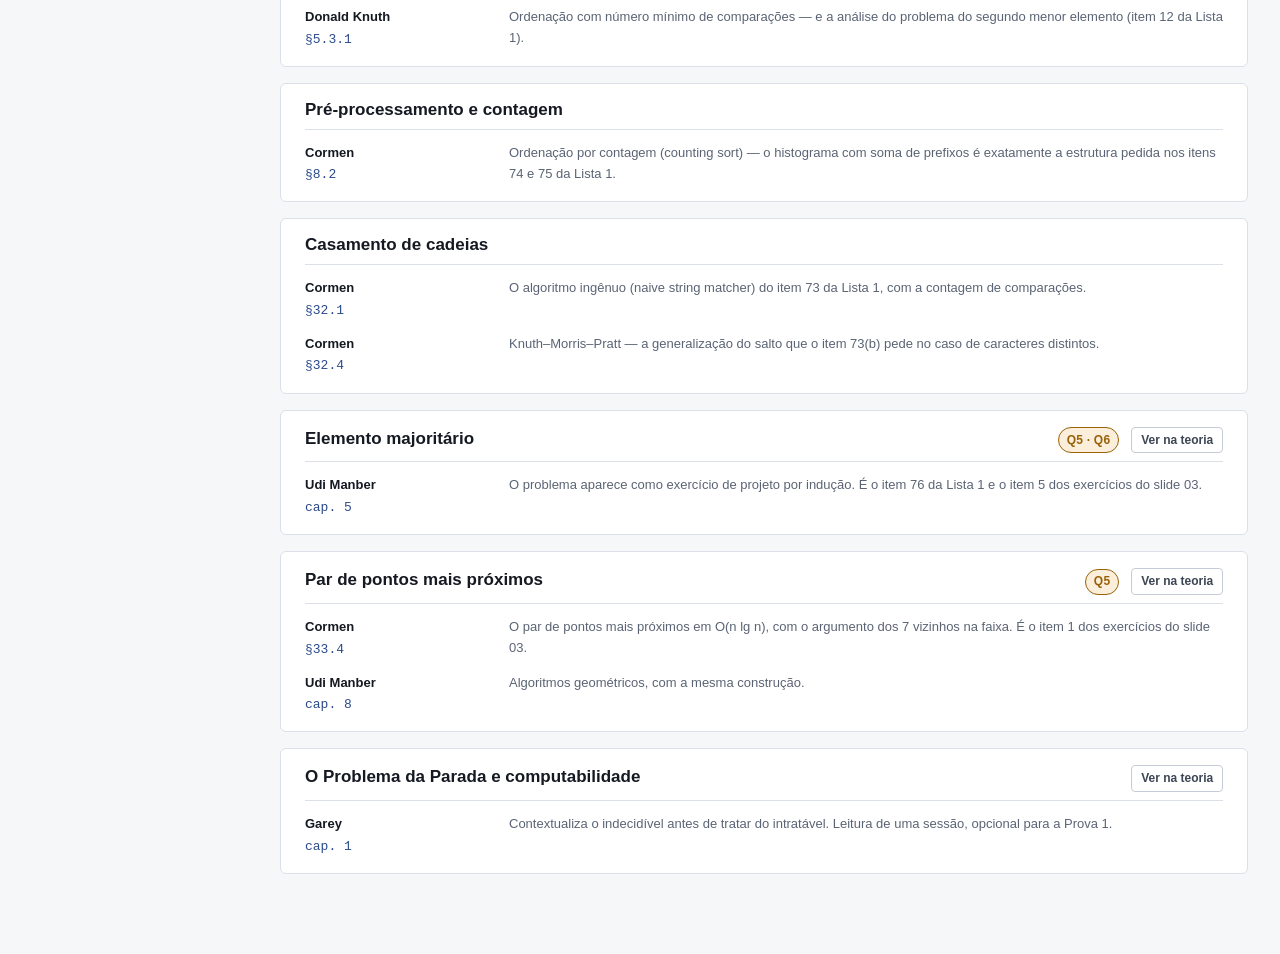
<file: biblioteca.html>
<!doctype html>
<html lang="pt-BR">
<head>
<meta charset="utf-8">
<meta name="viewport" content="width=device-width, initial-scale=1">
<title>IC0004 · Bibliografia</title>
<link rel="stylesheet" href="css/app.css">
</head>
<body>
<div class="shell">
  <aside class="rail"></aside>
  <main class="main">
  <div class="wrap">

    <header class="page-head">
      <span class="eyebrow">Pasta “Bibliografia Oficial”</span>
      <h1>Onde ler cada coisa</h1>
      <p class="lede">
        Cada tópico da Prova 1 cruzado com o capítulo e a seção exatos dos livros que você já
        tem em <code>Bibliografia Oficial/</code>. Dois dos seis livros são matéria da Prova 2 —
        estão sinalizados para você não perder tempo com eles agora.
      </p>
      <div class="callout warn" style="max-width:var(--measure)">
        <span class="tag">Sobre a paginação</span>
        <p>Os PDFs desta pasta são edições digitais cuja paginação <strong>não acompanha</strong>
        a edição impressa — por isso citamos capítulo e seção, que são estáveis. Use a busca do
        leitor de PDF pelo número da seção.</p>
      </div>
      <p class="small muted" style="max-width:var(--measure)">
        O próprio slide 01 traz um aviso que vale repetir: <em>“amplo material disponível, mas
        recomenda-se cautela com fontes web e LLMs.”</em> Estes seis livros são a referência
        que o professor indicou.
      </p>
    </header>

    <div class="lvl"><h2>Os livros</h2><span class="tick">6 arquivos</span></div>
    <div class="grid g3" id="livros"></div>

    <div class="lvl"><h2>Tópico por tópico</h2><span class="tick">na ordem da trilha</span></div>
    <div id="mapa"></div>

  </div>
  </main>
</div>

<style>
.livro {
  background: var(--surface); border: 1px solid var(--line); border-radius: var(--radius);
  padding: var(--s-4); display: flex; flex-direction: column; gap: var(--s-2);
}
.livro.principal { border-color: var(--accent-line); box-shadow: inset 3px 0 0 var(--accent); }
.livro.fora-do-escopo { opacity: 0.66; }
.livro h3 { font-size: var(--t-base); line-height: 1.3; }
.livro .aut { font-size: var(--t-sm); color: var(--ink-2); }
.livro .ed { font-size: var(--t-xs); color: var(--ink-4); }
.livro .arq {
  font-family: var(--font-mono); font-size: 0.68rem; color: var(--ink-4);
  background: var(--surface-2); border: 1px solid var(--line);
  border-radius: var(--radius-sm); padding: 0.2rem 0.4rem;
  word-break: break-all; line-height: 1.4;
}
.livro .nota { font-size: var(--t-sm); color: var(--ink-3); }

.tsec {
  background: var(--surface); border: 1px solid var(--line); border-radius: var(--radius);
  padding: var(--s-4) var(--s-5); margin-bottom: var(--s-4);
  display: flex; flex-direction: column; gap: var(--s-3);
}
.tsec > header { display: flex; align-items: baseline; gap: var(--s-3); flex-wrap: wrap;
                 padding-bottom: var(--s-2); border-bottom: 1px solid var(--line); }
.tsec > header h3 { font-size: var(--t-md); flex: 1; min-width: 12rem; }
.tsec ul { list-style: none; padding: 0; display: flex; flex-direction: column; gap: var(--s-3); }
.tsec li { display: grid; grid-template-columns: 12rem minmax(0, 1fr); gap: var(--s-3); margin: 0; }
.tsec li .ref { display: flex; flex-direction: column; gap: 0.1rem; }
.tsec li .ref .l { font-weight: 650; font-size: var(--t-sm); }
.tsec li .ref .s { font-family: var(--font-mono); font-size: var(--t-sm); color: var(--accent); }
.tsec li .obs { font-size: var(--t-sm); color: var(--ink-3); }
@media (max-width: 680px) {
  .tsec li { grid-template-columns: minmax(0, 1fr); gap: var(--s-1); }
}
</style>

<script src="js/app.js"></script>
<script src="data/bibliografia.js"></script>
<script>
(function () {
  'use strict';
  var esc = AG.esc;
  var porId = {};
  window.LIVROS.forEach(function (l) { porId[l.id] = l; });

  var PAPEL = {
    'principal':     ['accent', 'referência central'],
    'complementar':  ['ok',     'complementar'],
    'consulta':      ['plain',  'consulta pontual'],
    'fora-do-escopo':['bad',    'Prova 2 — fora do escopo']
  };

  AG.$('#livros').innerHTML = window.LIVROS.map(function (l) {
    var p = PAPEL[l.papel] || ['plain', l.papel];
    return '<article class="livro ' + l.papel + '">'
      + '<span class="pill ' + p[0] + '">' + esc(p[1]) + '</span>'
      + '<h3>' + esc(l.titulo) + '</h3>'
      + '<span class="aut">' + esc(l.autores) + '</span>'
      + '<span class="ed">' + esc(l.ed) + '</span>'
      + '<p class="nota">' + l.nota + '</p>'
      + '<span class="arq">' + esc(l.arquivo) + '</span>'
      + '</article>';
  }).join('');

  AG.$('#mapa').innerHTML = window.BIBLIOGRAFIA.map(function (t) {
    return '<section class="tsec">'
      + '<header>'
      +   '<h3>' + esc(t.topico) + '</h3>'
      +   (t.prova && t.prova !== '—'
            ? '<span class="pill warn">' + esc(t.prova) + '</span>' : '')
      +   (t.modulo
            ? '<a class="btn sm" href="estudar.html#' + t.modulo + '">Ver na teoria</a>' : '')
      + '</header>'
      + '<ul>' + t.refs.map(function (r) {
          var l = porId[r.livro] || {};
          return '<li>'
            + '<span class="ref">'
            +   '<span class="l">' + esc((l.autores || '').split(',')[0].split('&')[0].trim()) + '</span>'
            +   '<span class="s">' + esc(r.onde) + '</span>'
            + '</span>'
            + '<span class="obs">' + AG.tex(r.obs) + '</span>'
            + '</li>';
        }).join('') + '</ul>'
      + '</section>';
  }).join('');
})();
</script>
</body>
</html>
</file>
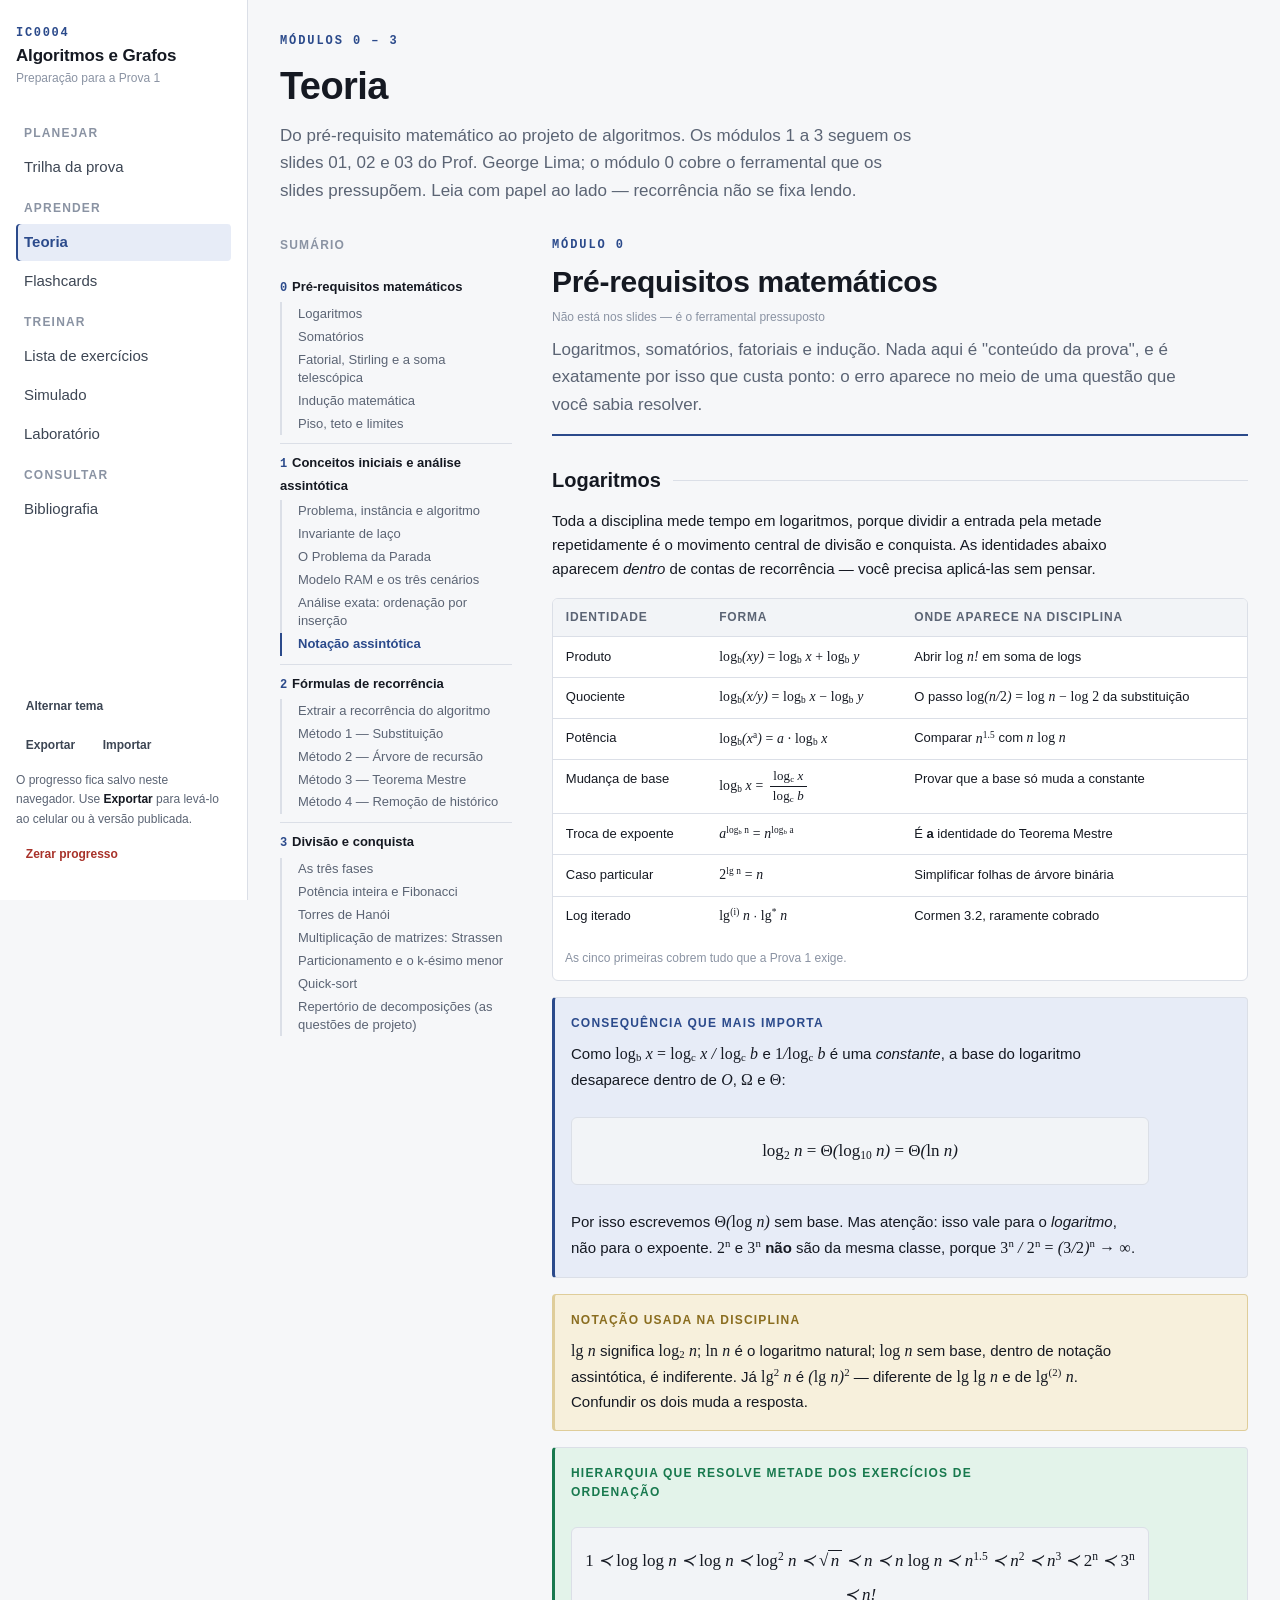
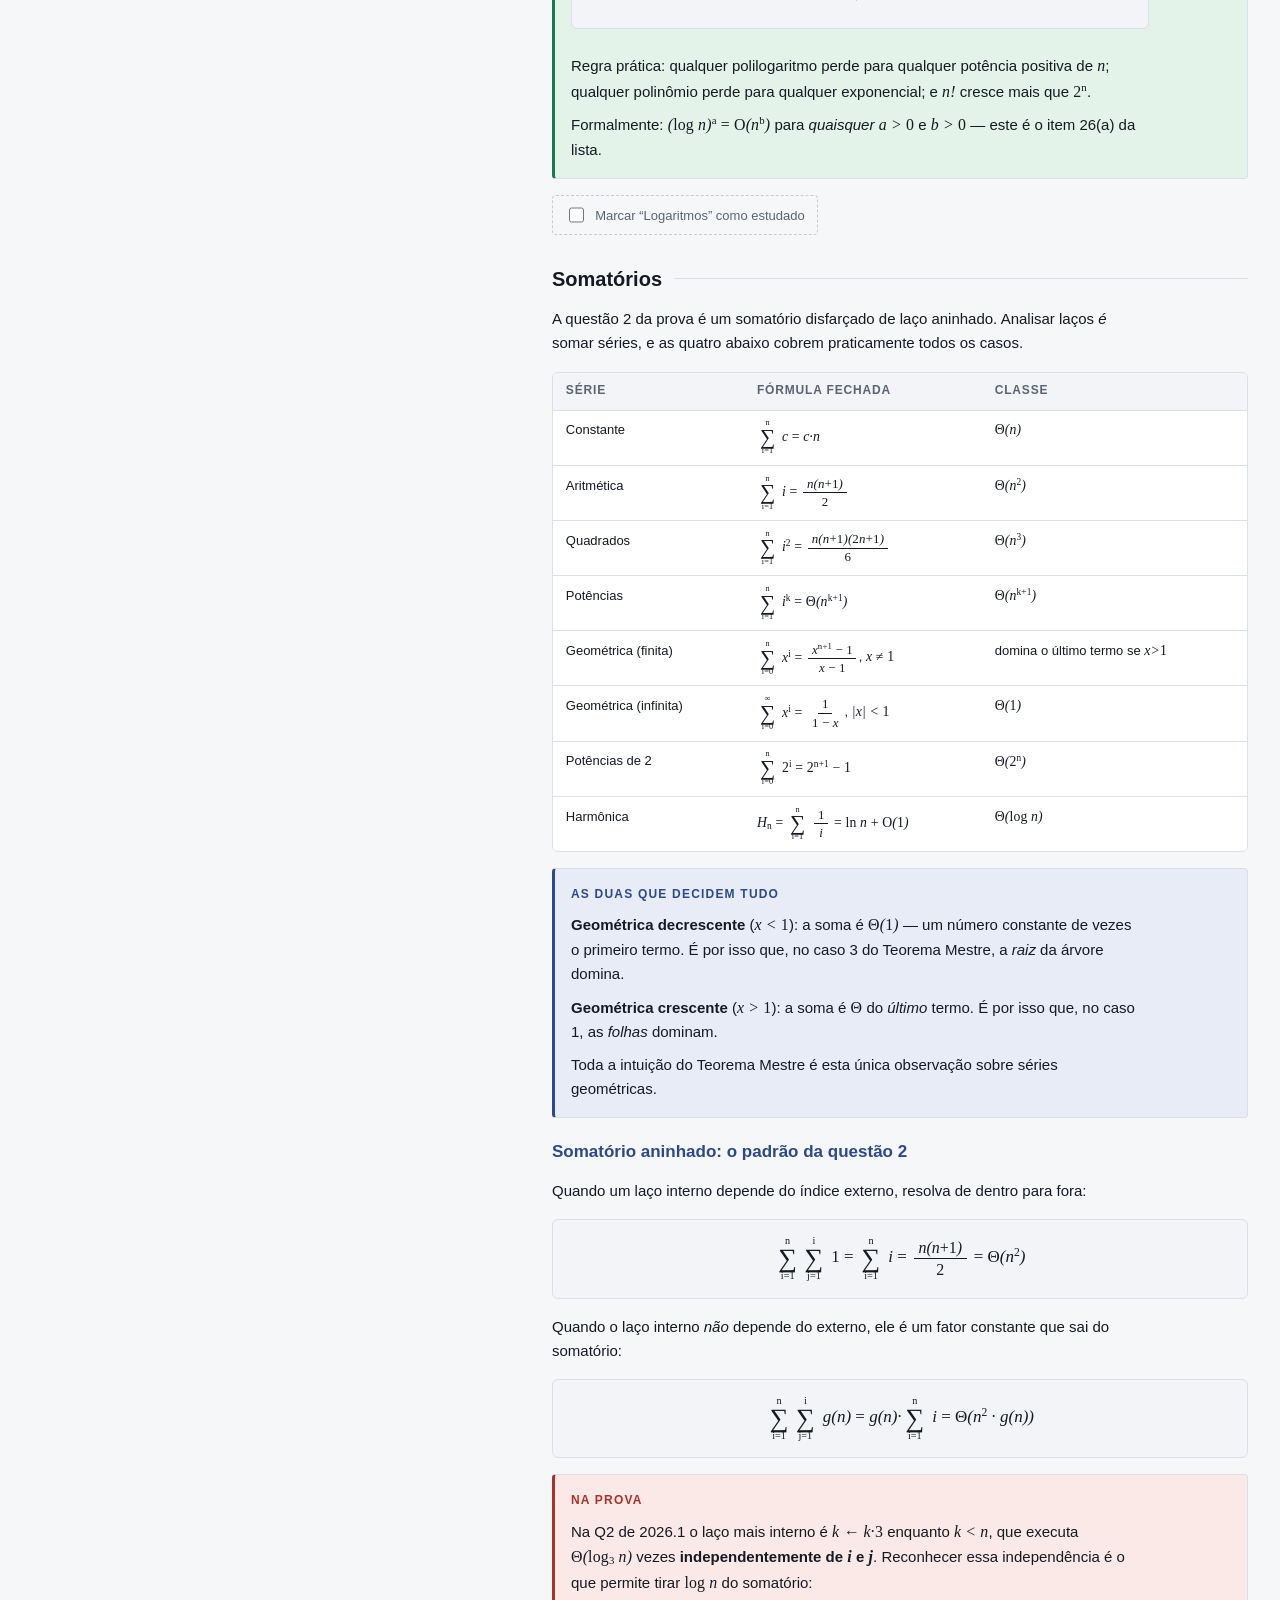
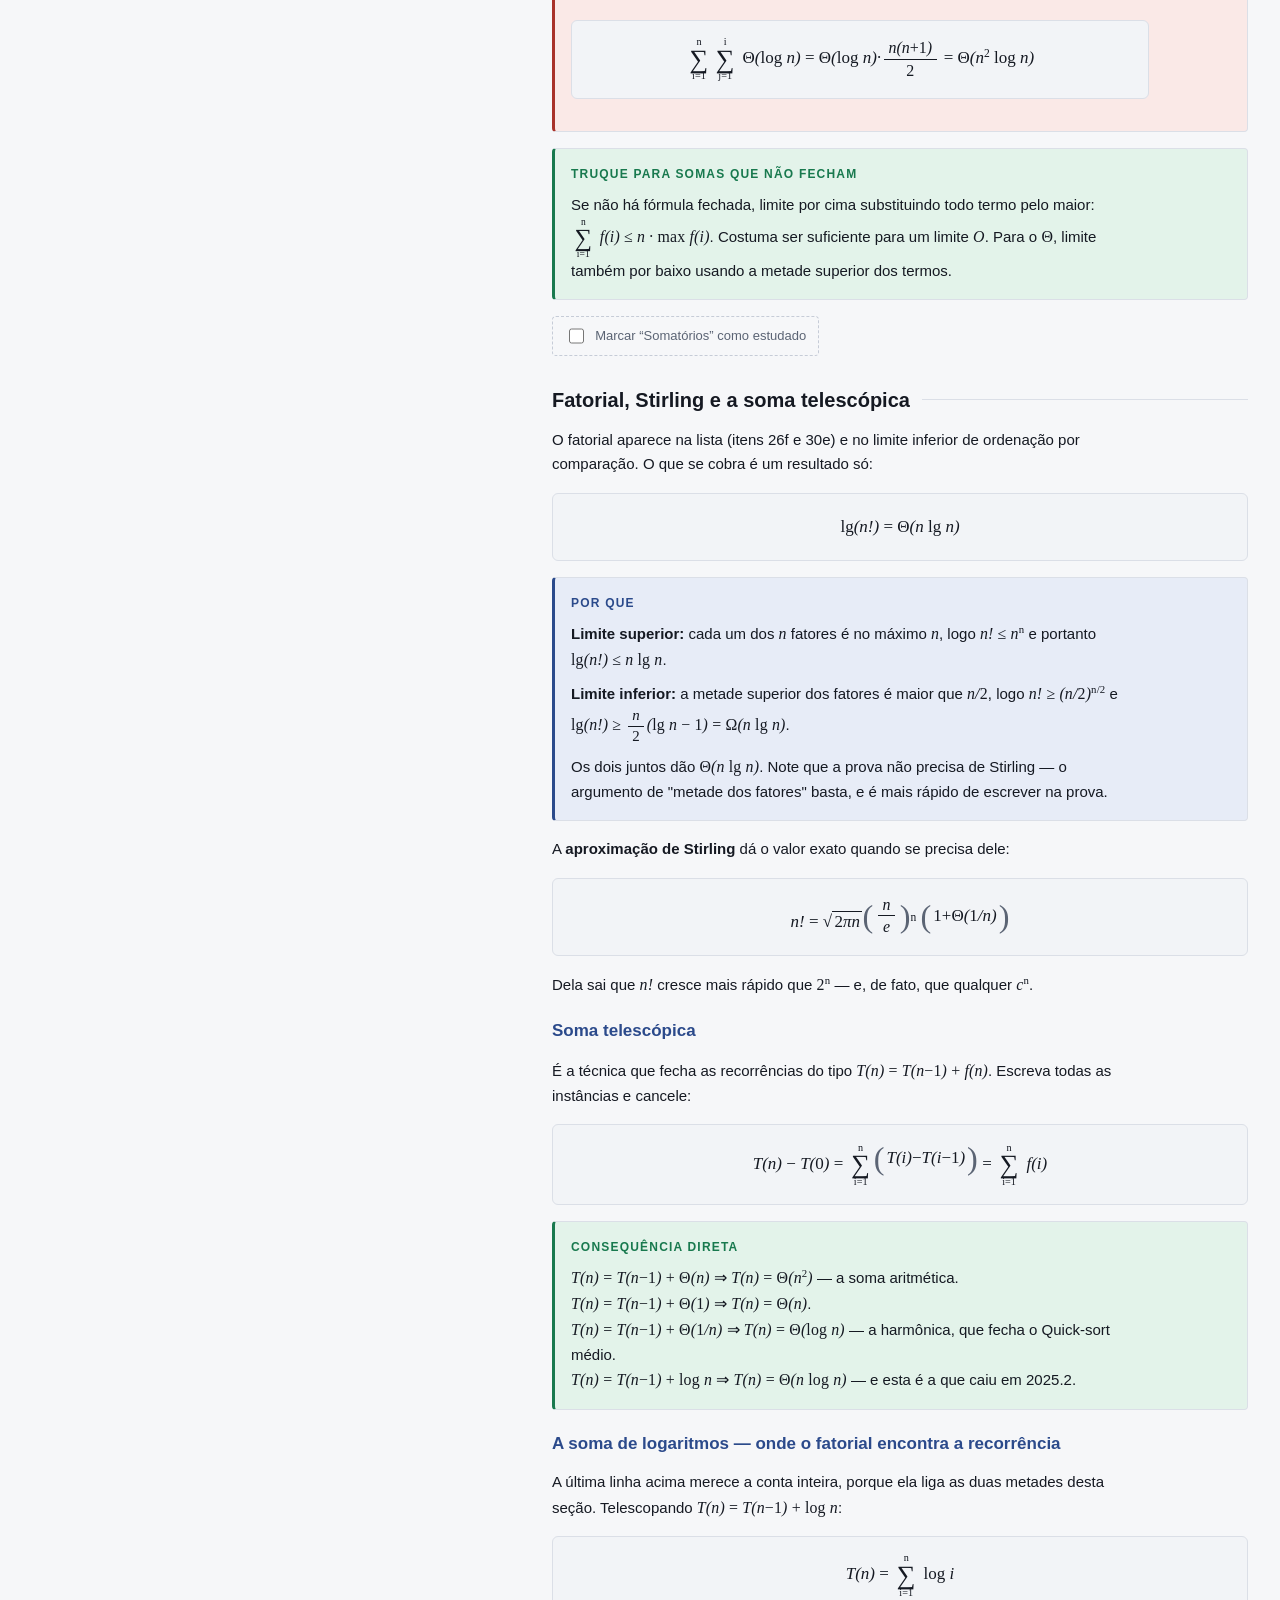
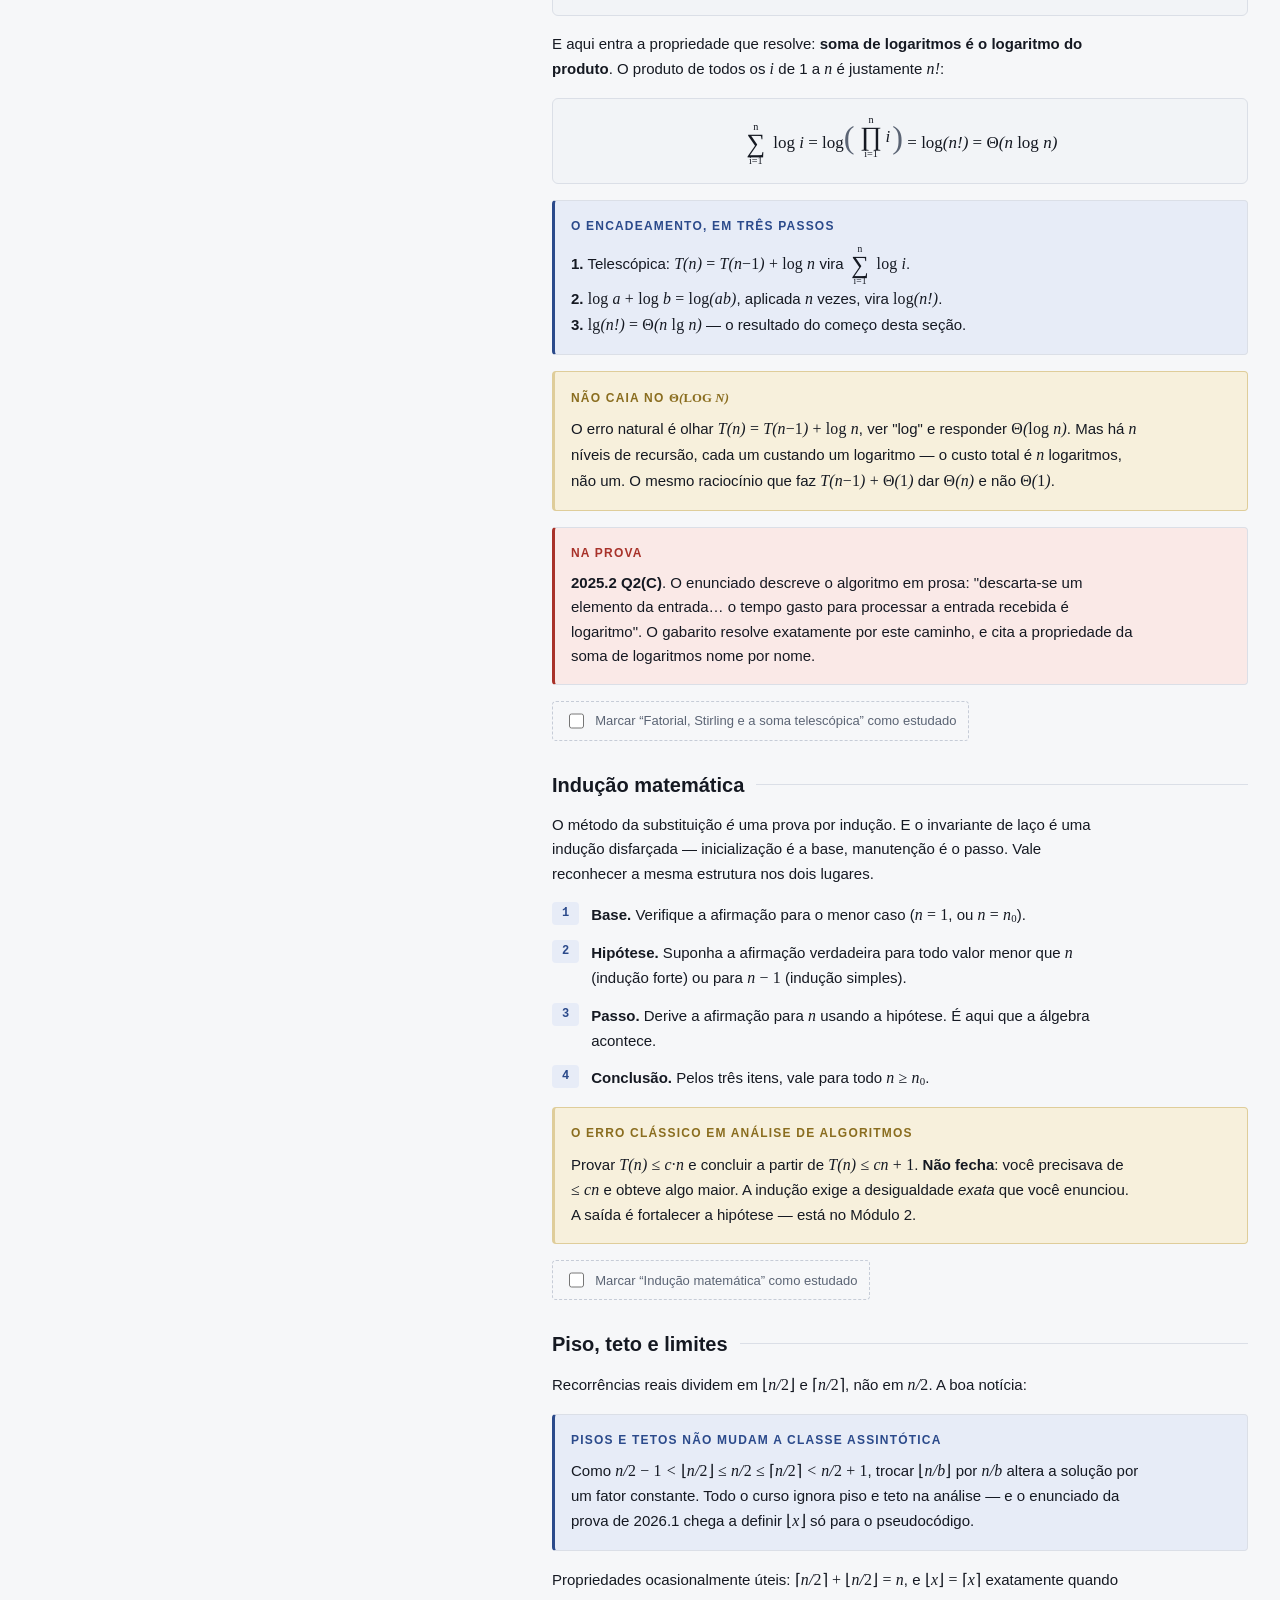
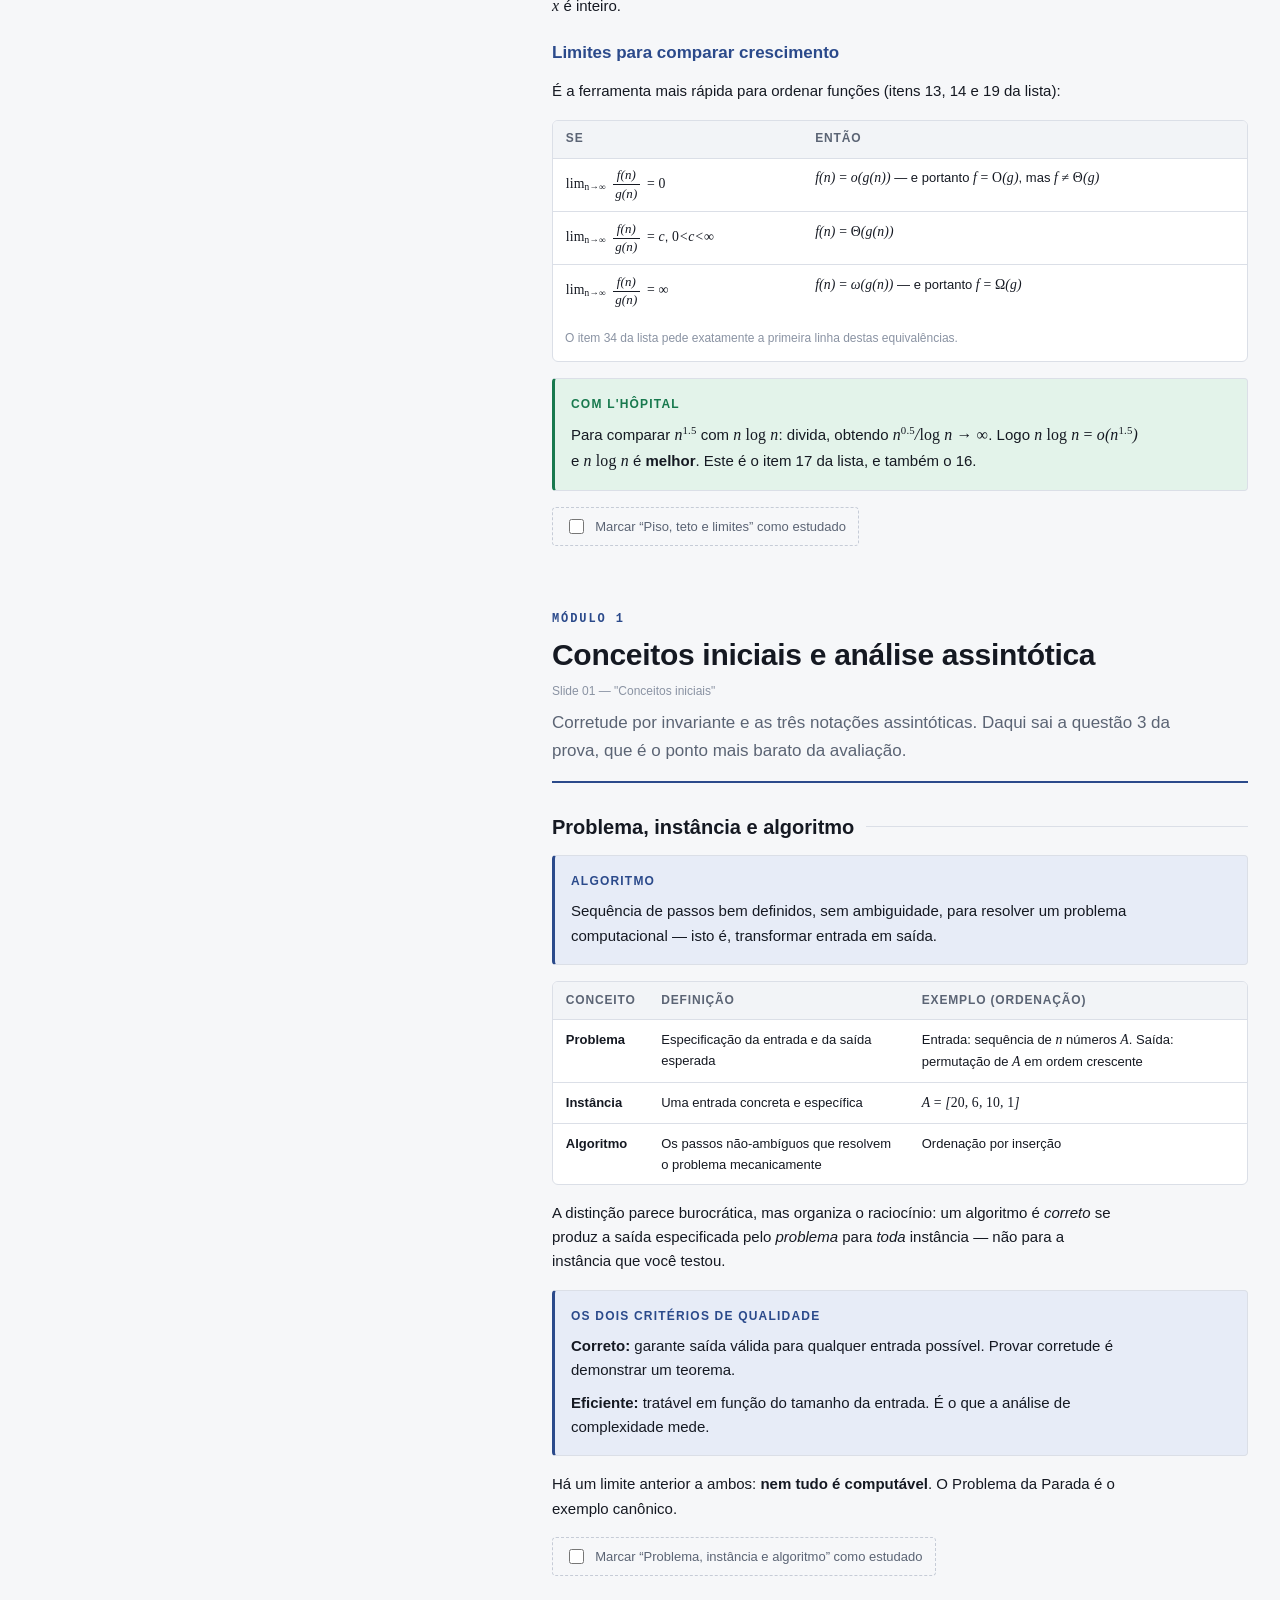
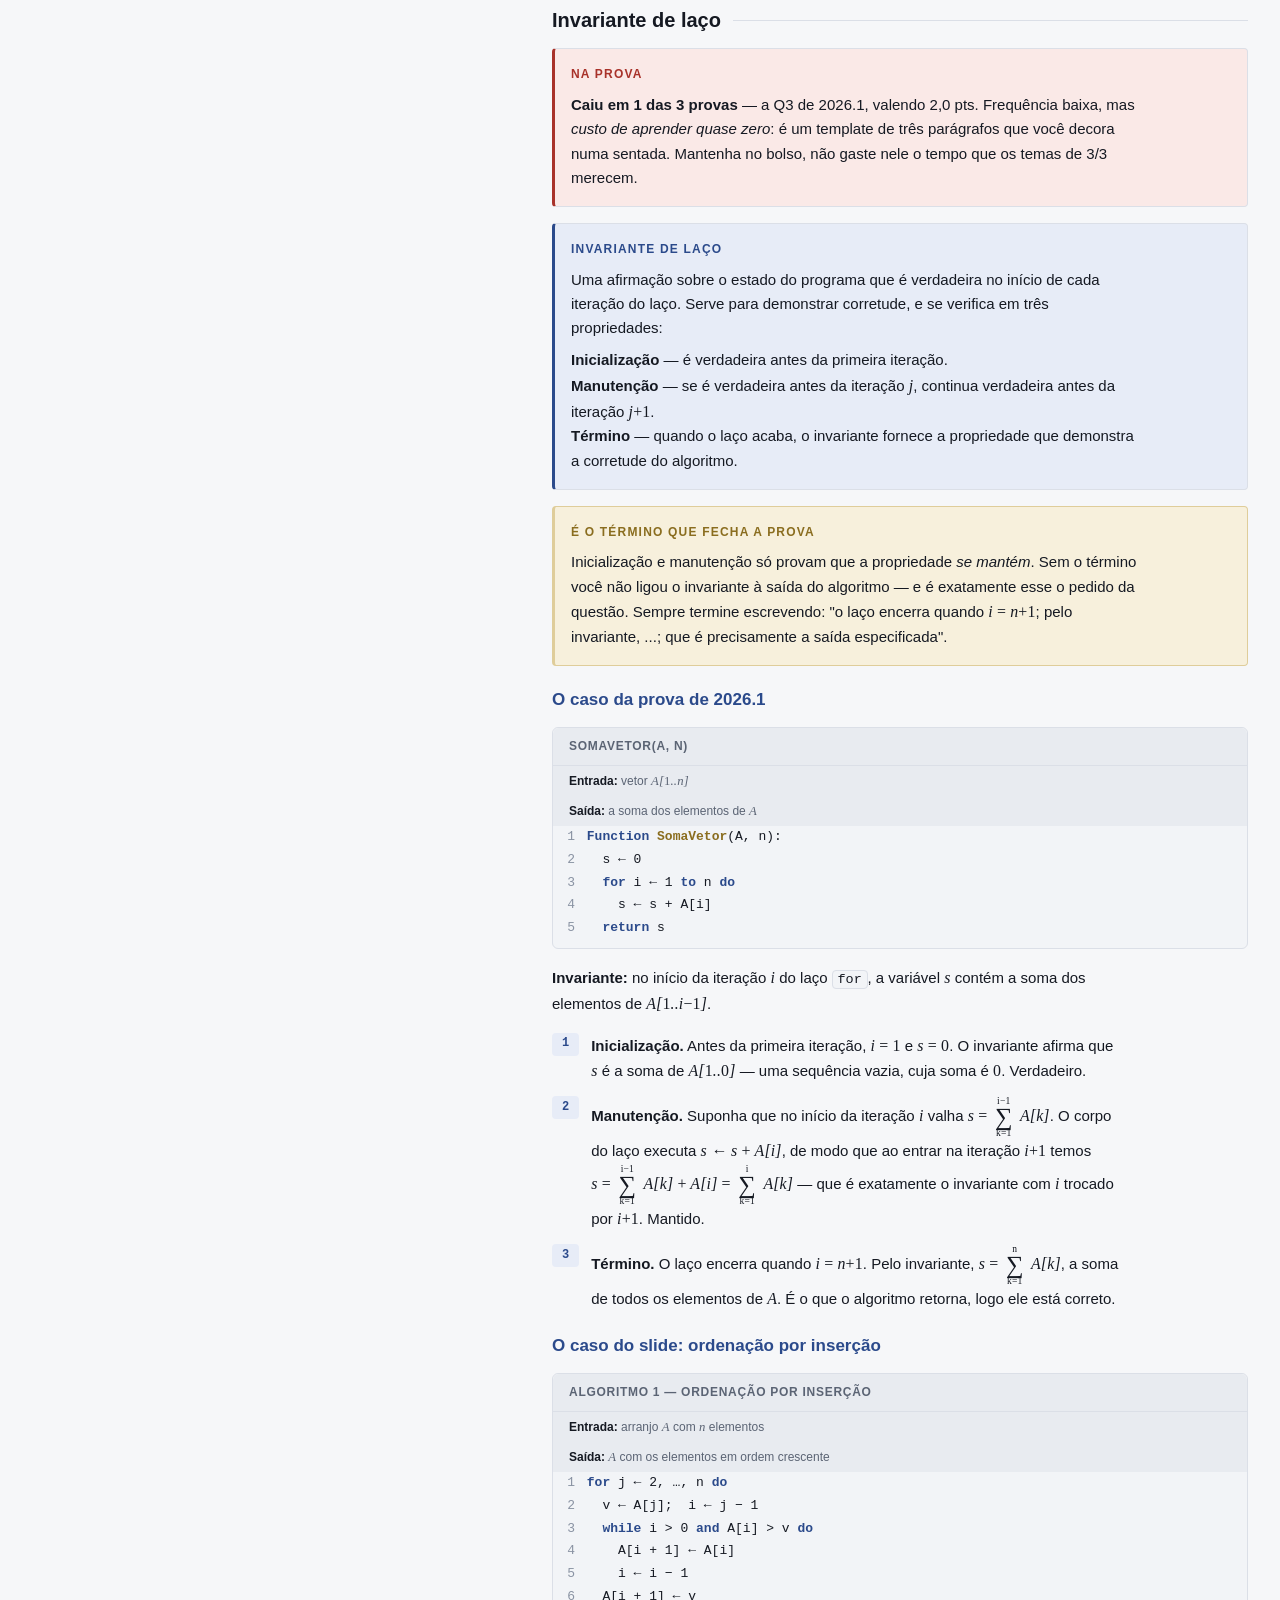
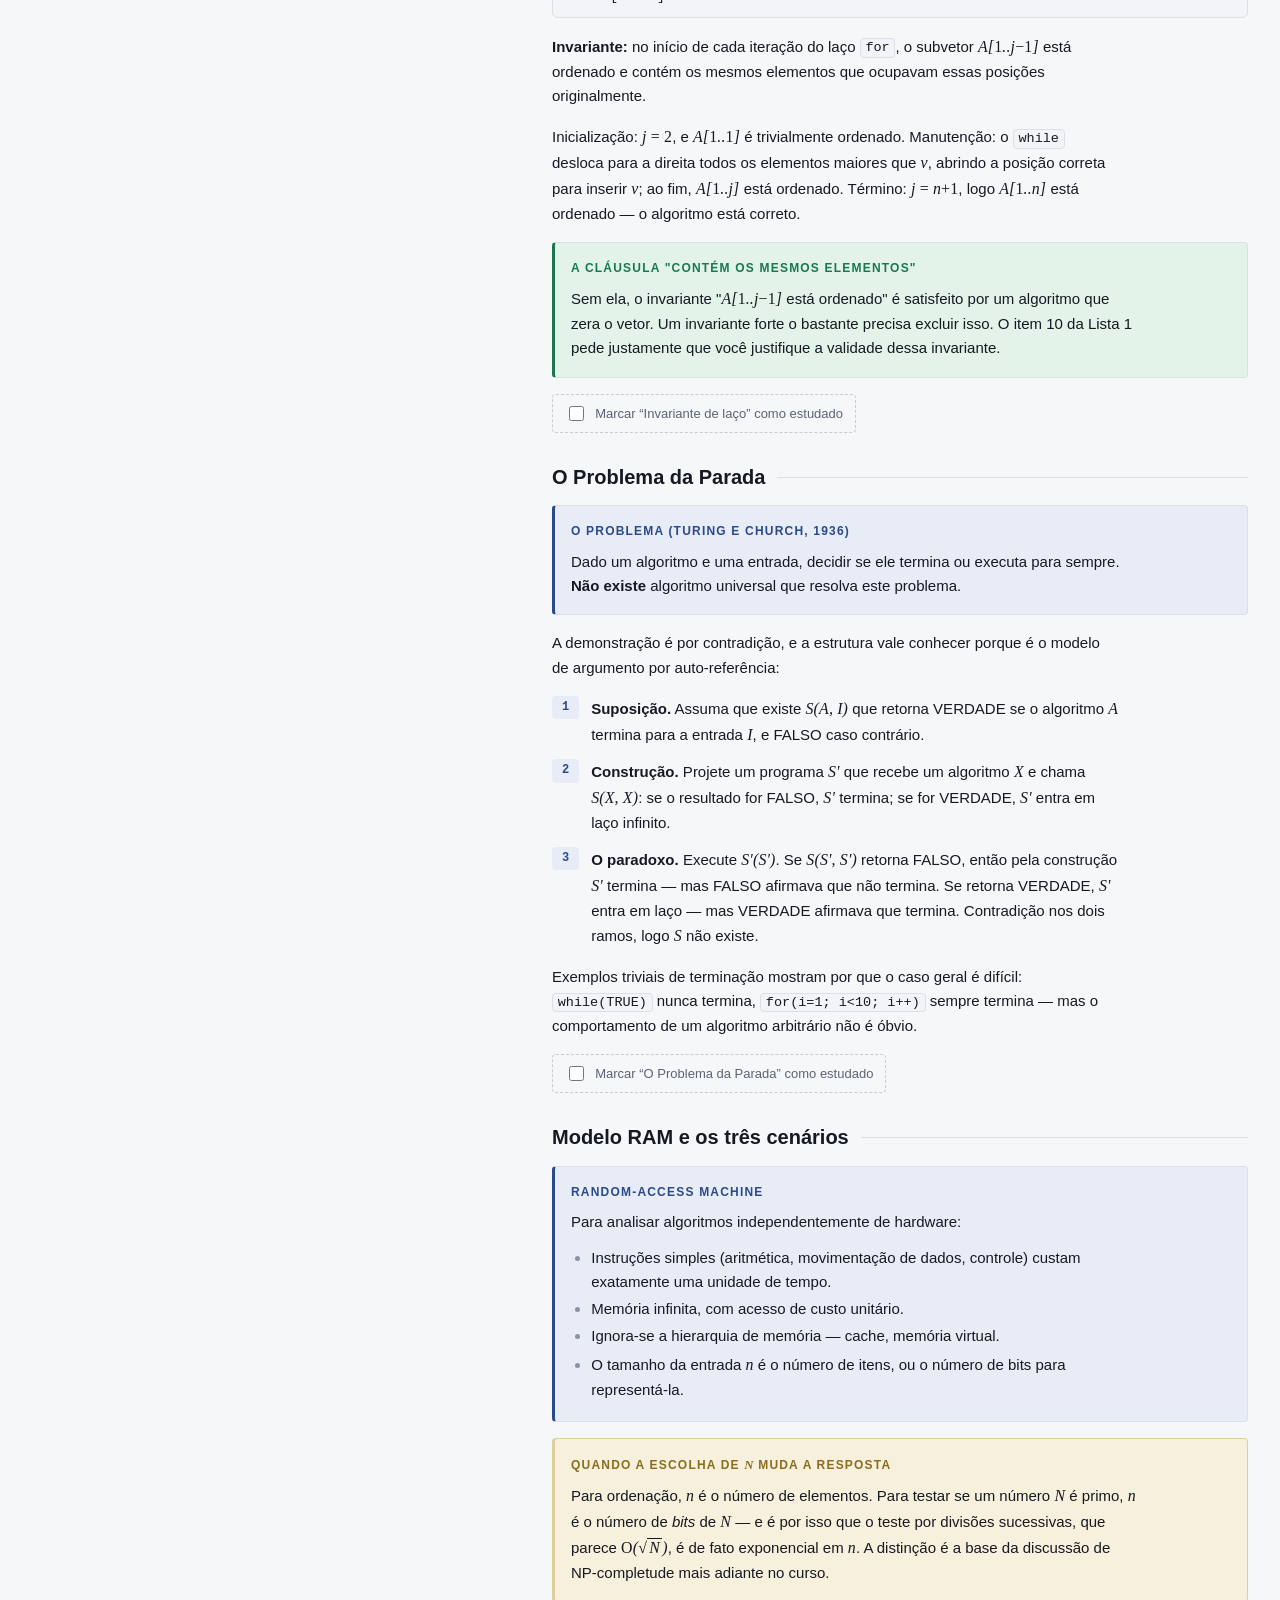
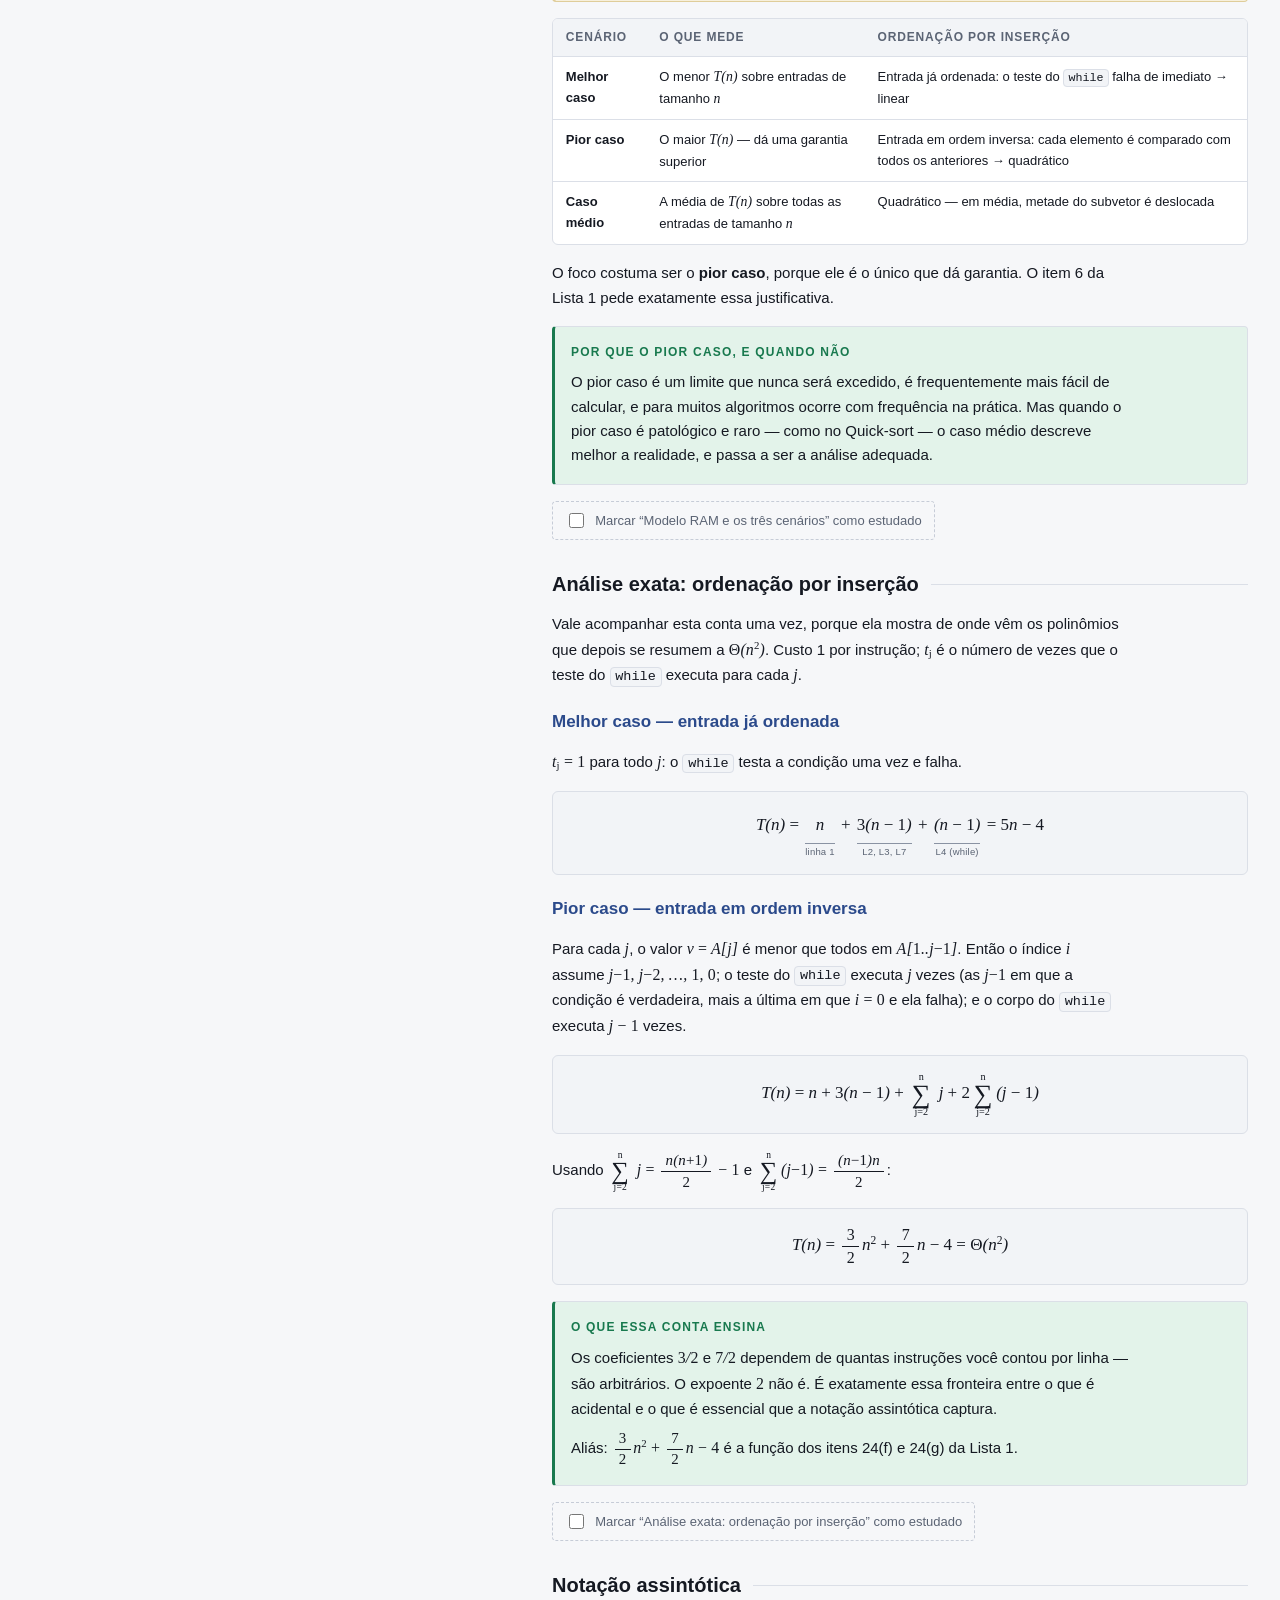
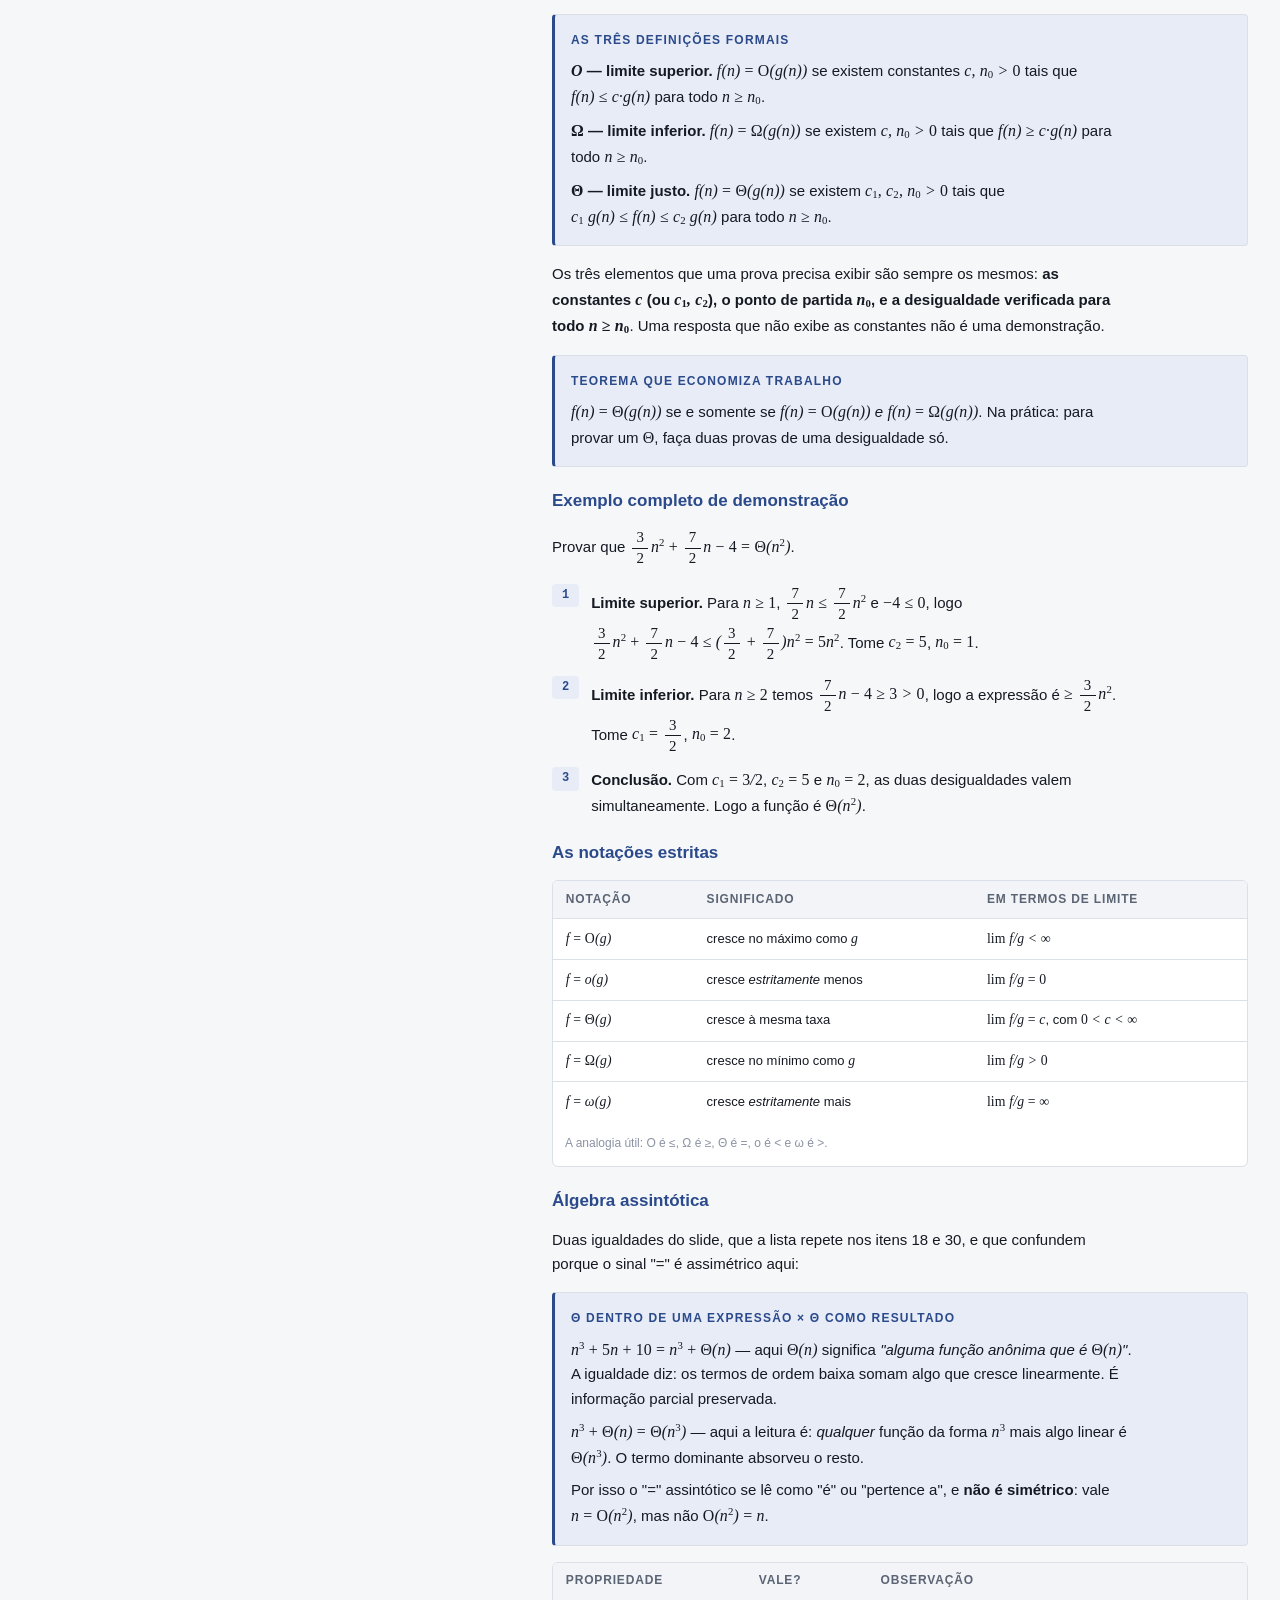
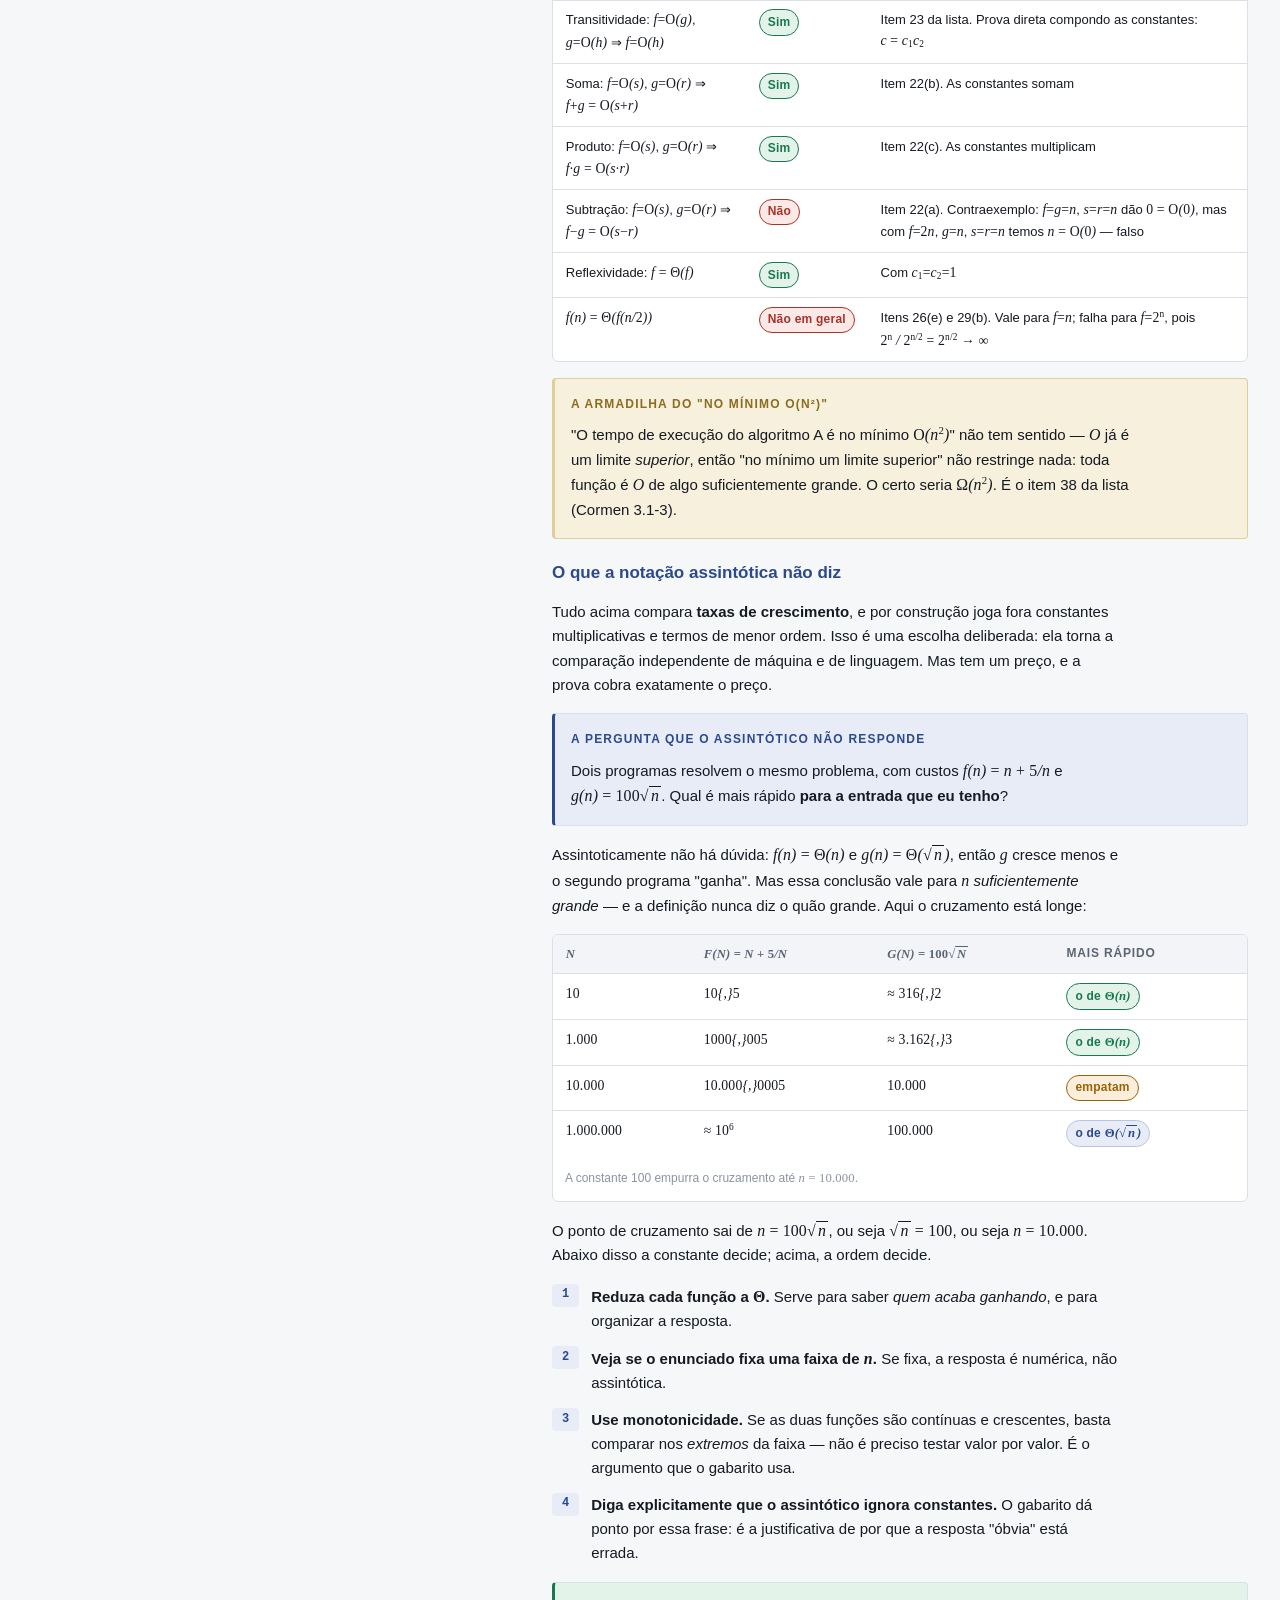
<file: estudar.html>
<!doctype html>
<html lang="pt-BR">
<head>
<meta charset="utf-8">
<meta name="viewport" content="width=device-width, initial-scale=1">
<title>IC0004 · Teoria</title>
<link rel="stylesheet" href="css/app.css">
</head>
<body>
<div class="shell">
  <aside class="rail"></aside>
  <main class="main">
  <div class="wrap">

    <header class="page-head">
      <span class="eyebrow">Módulos 0 – 3</span>
      <h1>Teoria</h1>
      <p class="lede">
        Do pré-requisito matemático ao projeto de algoritmos. Os módulos 1 a 3 seguem os
        slides 01, 02 e 03 do Prof. George Lima; o módulo 0 cobre o ferramental que os slides
        pressupõem. Leia com papel ao lado — recorrência não se fixa lendo.
      </p>
    </header>

    <div class="teoria-layout">
      <nav class="toc" aria-label="Sumário">
        <span class="toc-hd">Sumário</span>
        <div id="toc"></div>
      </nav>
      <div class="teoria-body" id="conteudo"></div>
    </div>

  </div>
  </main>
</div>

<style>
.teoria-layout { display: grid; grid-template-columns: 15rem minmax(0, 1fr); gap: var(--s-6); align-items: start; }
.toc { position: sticky; top: var(--s-5); font-size: var(--t-sm); display: flex; flex-direction: column; gap: var(--s-1);
       max-height: calc(100vh - 3rem); overflow-y: auto; padding-right: var(--s-2); }
.toc-hd { font-size: var(--t-xs); text-transform: uppercase; letter-spacing: 0.1em; color: var(--ink-4);
          font-weight: 700; padding-bottom: var(--s-2); }
.toc .mod { display: block; font-weight: 650; color: var(--ink); text-decoration: none;
            padding: var(--s-2) 0 var(--s-1); border-top: 1px solid var(--line); margin-top: var(--s-2); }
.toc .mod:first-of-type { border-top: 0; margin-top: 0; }
.toc .mod .n { font-family: var(--font-mono); font-size: var(--t-xs); color: var(--accent); margin-right: 0.4em; }
.toc .sec { display: block; color: var(--ink-3); text-decoration: none; padding: 0.15rem 0 0.15rem var(--s-4);
            border-left: 2px solid var(--line); line-height: 1.4; }
.toc .sec:hover { color: var(--ink); border-left-color: var(--line-2); }
.toc .sec.active { color: var(--accent); border-left-color: var(--accent); font-weight: 600; }
.toc .done::after { content: " ✓"; color: var(--ok); font-weight: 700; }

.teoria-body { min-width: 0; display: flex; flex-direction: column; gap: var(--s-8); }
.mod-head { display: flex; flex-direction: column; gap: var(--s-2); padding-bottom: var(--s-4);
            border-bottom: 2px solid var(--accent); }
.mod-head .n { font-family: var(--font-mono); font-size: var(--t-xs); letter-spacing: 0.16em;
               text-transform: uppercase; color: var(--accent); font-weight: 600; }
.mod-head h2 { font-size: var(--t-2xl); }
.mod-head .fonte { font-size: var(--t-xs); color: var(--ink-4); }
.mod-head .resumo { font-size: var(--t-md); color: var(--ink-3); max-width: var(--measure); }

.sec { scroll-margin-top: var(--s-4); }
.sec-head { display: flex; align-items: center; gap: var(--s-3); margin: var(--s-6) 0 var(--s-4); }
.sec-head::after { content: ""; flex: 1; height: 1px; background: var(--line); }
.sec-head h3 { font-size: var(--t-lg); flex: none; }
.sec-body > * + * { margin-top: var(--s-4); }
.sec-body p, .sec-body ul, .sec-body ol { max-width: var(--measure); }
.sec-body h4 { margin-top: var(--s-5); font-size: var(--t-md); color: var(--accent); }
.sec-foot { margin-top: var(--s-4); }

@media (max-width: 1000px) {
  .teoria-layout { grid-template-columns: minmax(0, 1fr); }
  .toc { position: static; max-height: none; border: 1px solid var(--line); border-radius: var(--radius);
         padding: var(--s-4); background: var(--surface); }
}
</style>

<script src="js/app.js"></script>
<script src="data/teoria.js"></script>
<script>
(function () {
  'use strict';
  var esc = AG.esc, st = AG.load();

  /* ------------------------------------------------------------ Sumário */
  AG.$('#toc').innerHTML = TEORIA.map(function (mod) {
    return '<a class="mod" href="#' + mod.id + '"><span class="n">' + esc(mod.num) + '</span>'
      + esc(mod.titulo) + '</a>'
      + mod.secoes.map(function (s) {
          var done = st.teoria[s.id] && st.teoria[s.id].done;
          return '<a class="sec' + (done ? ' done' : '') + '" href="#' + s.id + '" data-sec="' + s.id + '">'
            + esc(s.titulo) + '</a>';
        }).join('');
  }).join('');

  /* ----------------------------------------------------------- Conteúdo */
  AG.$('#conteudo').innerHTML = TEORIA.map(function (mod) {
    return '<section class="mod" id="' + mod.id + '">'
      + '<header class="mod-head">'
      +   '<span class="n">Módulo ' + esc(mod.num) + '</span>'
      +   '<h2>' + esc(mod.titulo) + '</h2>'
      +   '<span class="fonte">' + esc(mod.fonte) + '</span>'
      +   '<p class="resumo">' + esc(mod.resumo) + '</p>'
      + '</header>'
      + mod.secoes.map(function (s) {
          var done = st.teoria[s.id] && st.teoria[s.id].done;
          return '<section class="sec" id="' + s.id + '">'
            + '<div class="sec-head"><h3>' + esc(s.titulo) + '</h3></div>'
            + '<div class="sec-body">' + AG.tex(s.html) + '</div>'
            + '<div class="sec-foot"><label class="chk-sec" data-sec="' + s.id + '">'
            +   '<input type="checkbox"' + (done ? ' checked' : '') + '> '
            +   '<span>Marcar “' + esc(s.titulo) + '” como estudado</span>'
            + '</label></div>'
            + '</section>';
        }).join('')
      + '</section>';
  }).join('');

  /* ------------------------------------------------- Marcar como estudado */
  AG.$$('.chk-sec').forEach(function (l) {
    l.querySelector('input').addEventListener('change', function () {
      AG.rec('teoria', l.dataset.sec, { done: false }).done = this.checked;
      AG.save();
      var link = AG.$('#toc .sec[data-sec="' + l.dataset.sec + '"]');
      if (link) link.classList.toggle('done', this.checked);
    });
  });

  /* ------------------------------------ Destacar a seção visível no sumário */
  if (typeof IntersectionObserver !== 'function') return;   /* recurso opcional */
  var links = {};
  AG.$$('#toc .sec').forEach(function (a) { links[a.dataset.sec] = a; });
  var obs = new IntersectionObserver(function (entries) {
    entries.forEach(function (e) {
      var a = links[e.target.id];
      if (!a) return;
      if (e.isIntersecting) {
        AG.$$('#toc .sec.active').forEach(function (x) { x.classList.remove('active'); });
        a.classList.add('active');
      }
    });
  }, { rootMargin: '-10% 0px -75% 0px' });
  AG.$$('.sec[id]').forEach(function (s) { obs.observe(s); });
})();
</script>

<style>
.chk-sec { display: inline-flex; align-items: center; gap: var(--s-2); font-size: var(--t-sm);
           color: var(--ink-3); cursor: pointer; padding: var(--s-2) var(--s-3);
           border: 1px dashed var(--line-2); border-radius: var(--radius-sm); }
.chk-sec:hover { color: var(--ink); background: var(--surface-2); }
</style>
</body>
</html>
</file>
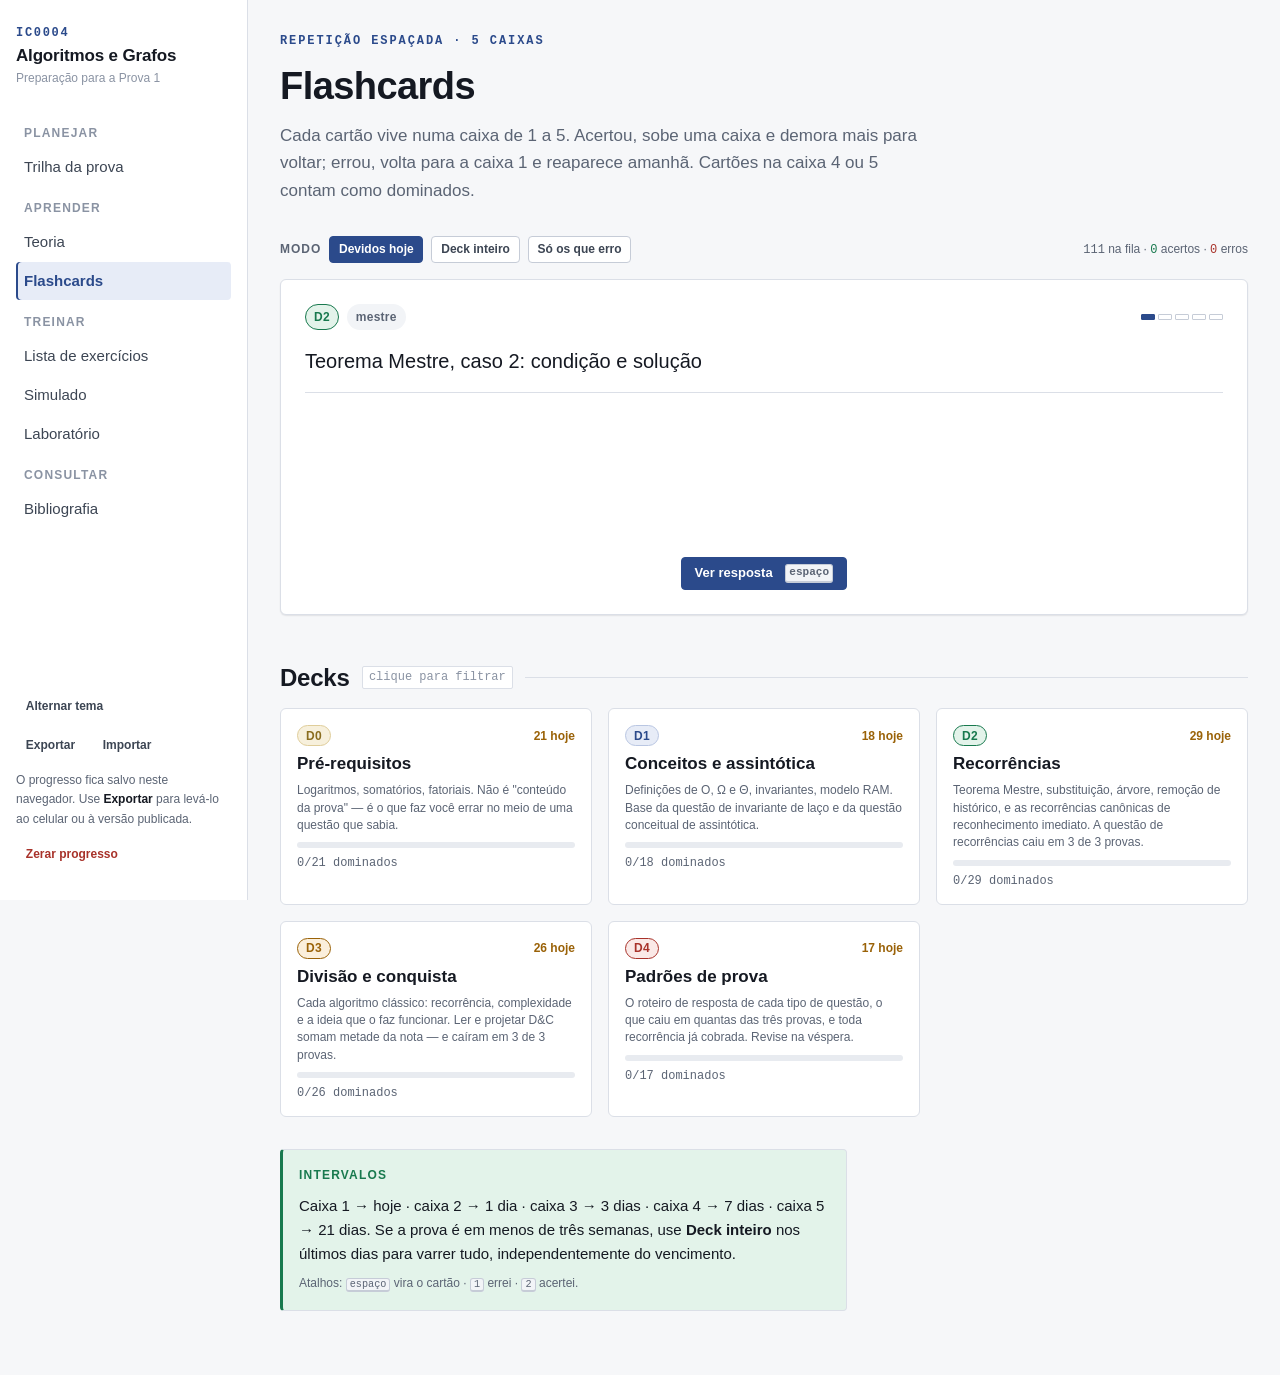
<file: flashcards.html>
<!doctype html>
<html lang="pt-BR">
<head>
<meta charset="utf-8">
<meta name="viewport" content="width=device-width, initial-scale=1">
<title>IC0004 · Flashcards</title>
<link rel="stylesheet" href="css/app.css">
</head>
<body>
<div class="shell">
  <aside class="rail"></aside>
  <main class="main">
  <div class="wrap">

    <header class="page-head">
      <span class="eyebrow">Repetição espaçada · 5 caixas</span>
      <h1>Flashcards</h1>
      <p class="lede">
        Cada cartão vive numa caixa de 1 a 5. Acertou, sobe uma caixa e demora mais para
        voltar; errou, volta para a caixa 1 e reaparece amanhã. Cartões na caixa 4 ou 5
        contam como dominados.
      </p>
    </header>

    <div class="row" style="justify-content:space-between;margin-bottom:var(--s-4)">
      <div class="row tight" id="modos">
        <span class="xs muted" style="text-transform:uppercase;letter-spacing:.08em;font-weight:700">Modo</span>
        <button class="btn sm primary" data-modo="devidos" type="button">Devidos hoje</button>
        <button class="btn sm" data-modo="todos" type="button">Deck inteiro</button>
        <button class="btn sm" data-modo="errados" type="button">Só os que erro</button>
      </div>
      <div class="xs muted" id="placar"></div>
    </div>

    <div id="sessao"></div>

    <div class="lvl"><h2>Decks</h2><span class="tick">clique para filtrar</span></div>
    <div class="grid g3" id="decks"></div>

    <div class="callout tip" style="margin-top:var(--s-6);max-width:var(--measure)">
      <span class="tag">Intervalos</span>
      <p>Caixa 1 → hoje · caixa 2 → 1 dia · caixa 3 → 3 dias · caixa 4 → 7 dias ·
         caixa 5 → 21 dias. Se a prova é em menos de três semanas, use
         <strong>Deck inteiro</strong> nos últimos dias para varrer tudo, independentemente
         do vencimento.</p>
      <p class="xs muted">Atalhos: <kbd>espaço</kbd> vira o cartão · <kbd>1</kbd> errei ·
         <kbd>2</kbd> acertei.</p>
    </div>

  </div>
  </main>
</div>

<style>
.fcard {
  background: var(--surface);
  border: 1px solid var(--line);
  border-radius: var(--radius);
  padding: var(--s-5);
  display: flex;
  flex-direction: column;
  gap: var(--s-4);
  min-height: 21rem;
  box-shadow: var(--shadow-sm);
}
.fcard > header { flex: none; }
.fcard .frente {
  font-size: var(--t-lg);
  line-height: 1.5;
  flex: none;
  padding-bottom: var(--s-4);
  border-bottom: 1px solid var(--line);
  text-wrap: balance;
}
.fcard .frente code { font-size: 0.85em; }
.fcard .verso { flex: 1; display: flex; flex-direction: column; gap: var(--s-3); }
.fcard .verso > * { max-width: var(--measure); }
.fcard .verso .eq { margin: var(--s-2) 0; }
.fcard > footer { flex: none; margin-top: auto; padding-top: var(--s-3); }
.fcard .boxes { display: inline-flex; gap: 3px; }
.fcard .boxes i {
  width: 14px; height: 6px; border-radius: 1px;
  border: 1px solid var(--line-2); display: block;
}
.fcard .boxes i.on { background: var(--accent); border-color: var(--accent); }

kbd {
  font-family: var(--font-mono);
  font-size: 0.85em;
  border: 1px solid var(--line-2);
  border-bottom-width: 2px;
  border-radius: 3px;
  padding: 0 0.3em;
  background: var(--surface-2);
  color: var(--ink-3);
}

.deckcard {
  display: flex; flex-direction: column; gap: var(--s-2); align-items: flex-start;
  text-align: left; cursor: pointer;
  background: var(--surface); border: 1px solid var(--line);
  border-radius: var(--radius); padding: var(--s-4);
  font-family: var(--font-ui); color: inherit;
  transition: border-color 0.12s, background 0.12s;
}
.deckcard:hover { border-color: var(--line-2); background: var(--surface-2); }
.deckcard.on { border-color: var(--accent); box-shadow: inset 0 0 0 1px var(--accent); }
.deckcard .nome { font-weight: 650; font-size: var(--t-md); }
.deckcard .desc { line-height: 1.45; }
.deckcard .bar { width: 100%; }
</style>

<script src="js/app.js"></script>
<script src="data/flashcards.js"></script>
<script src="js/flashcards.js"></script>
</body>
</html>
</file>
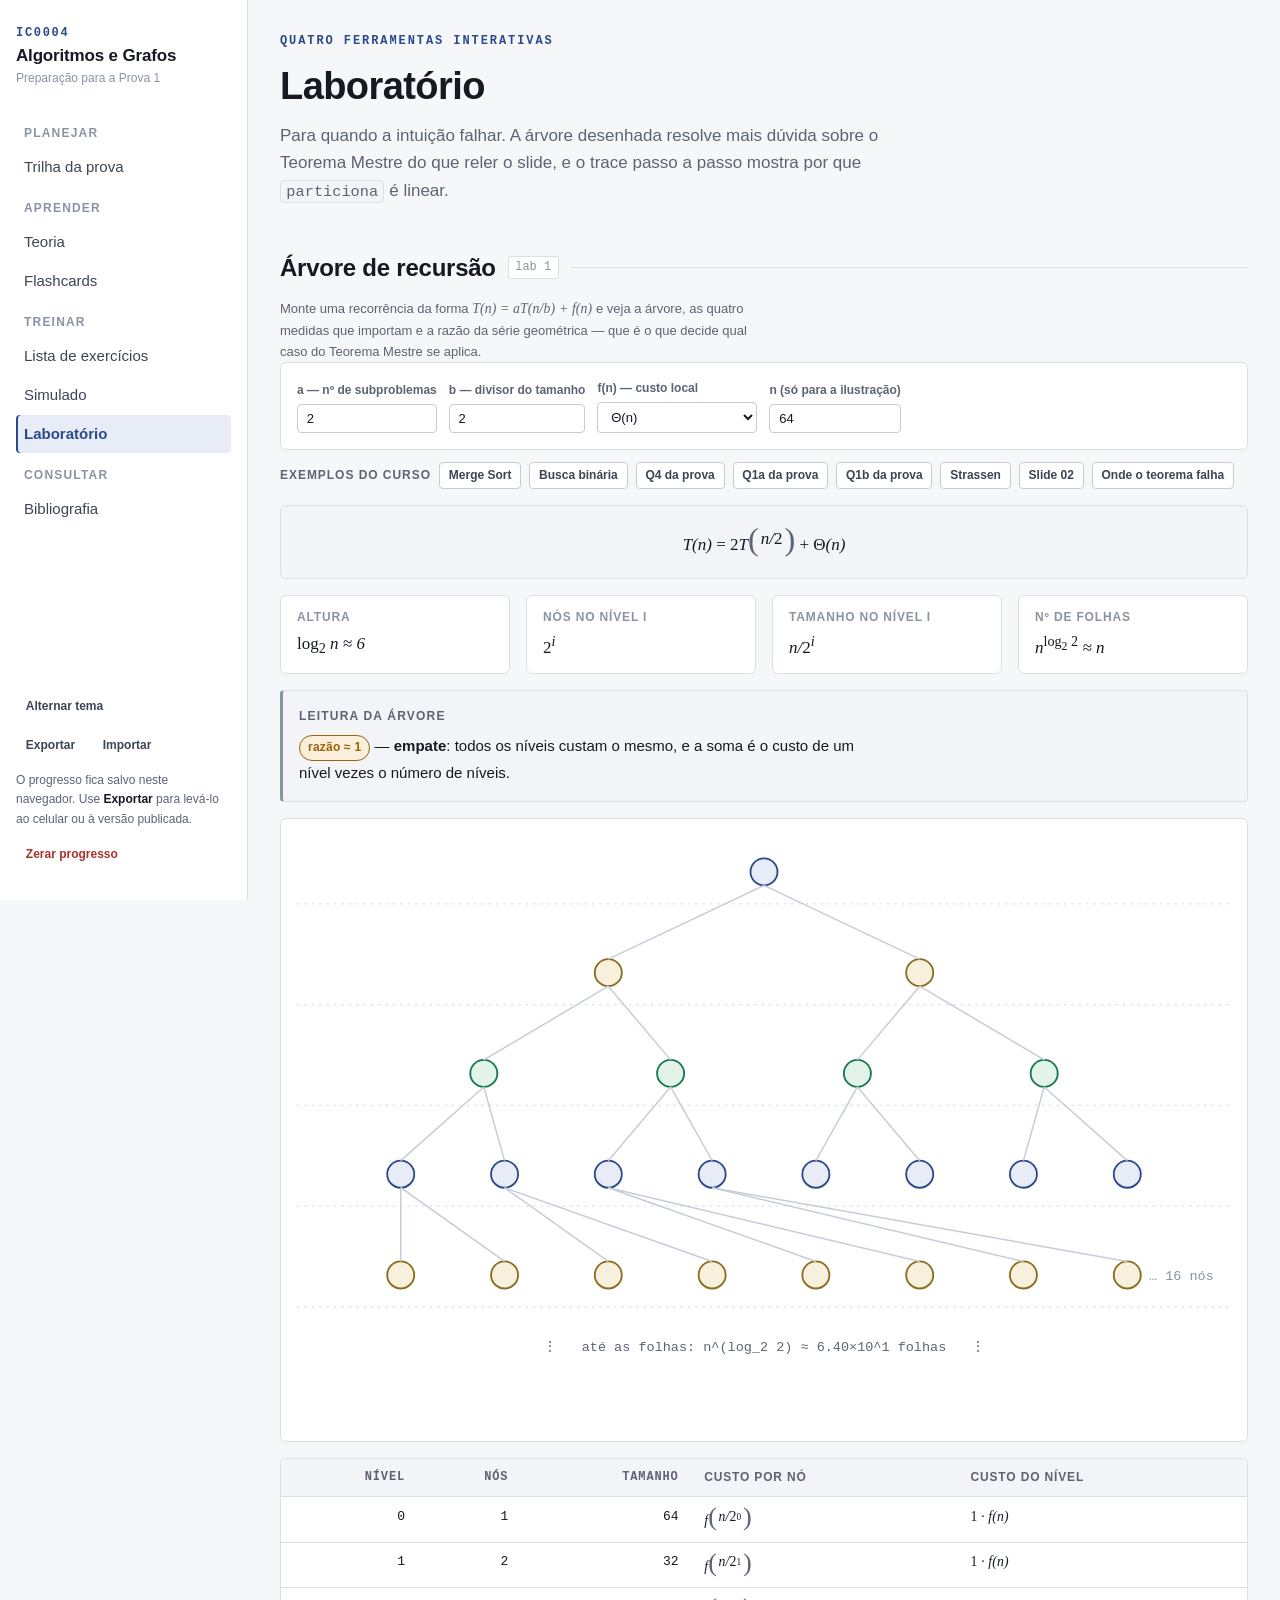
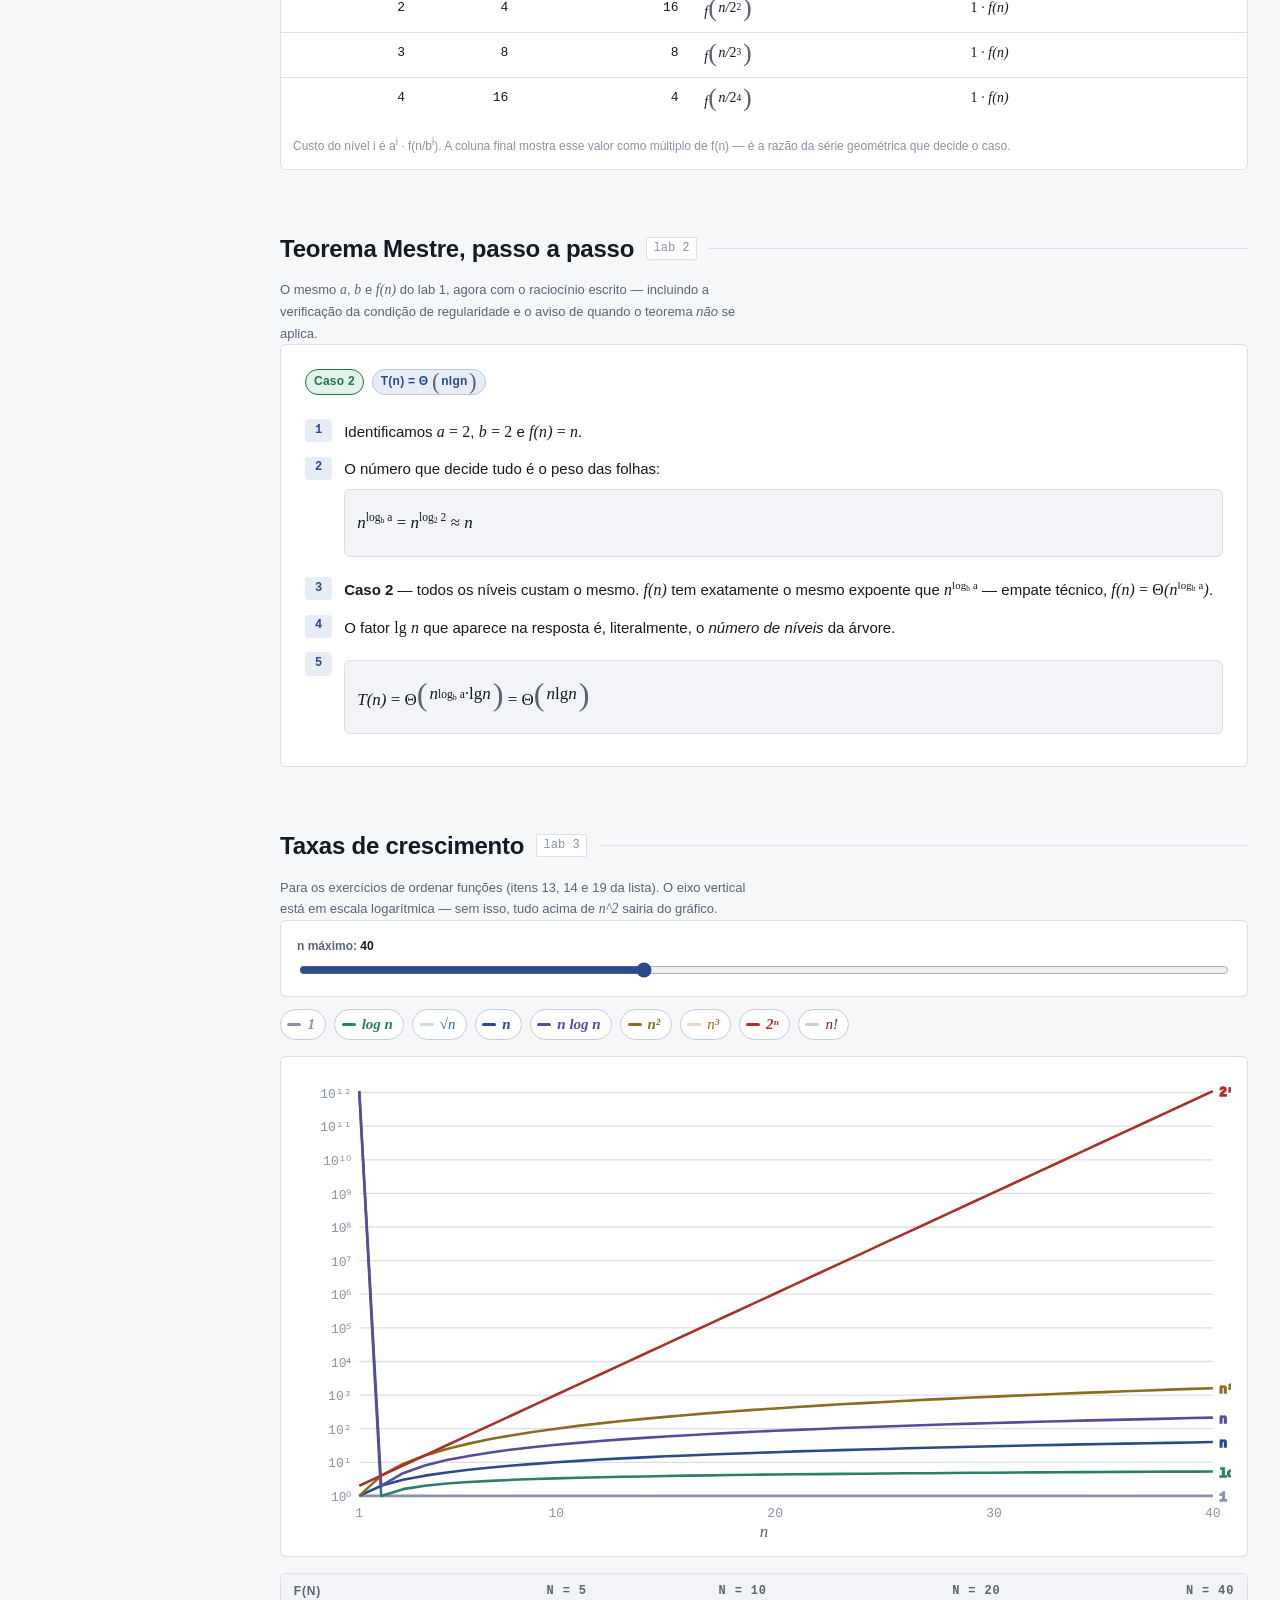
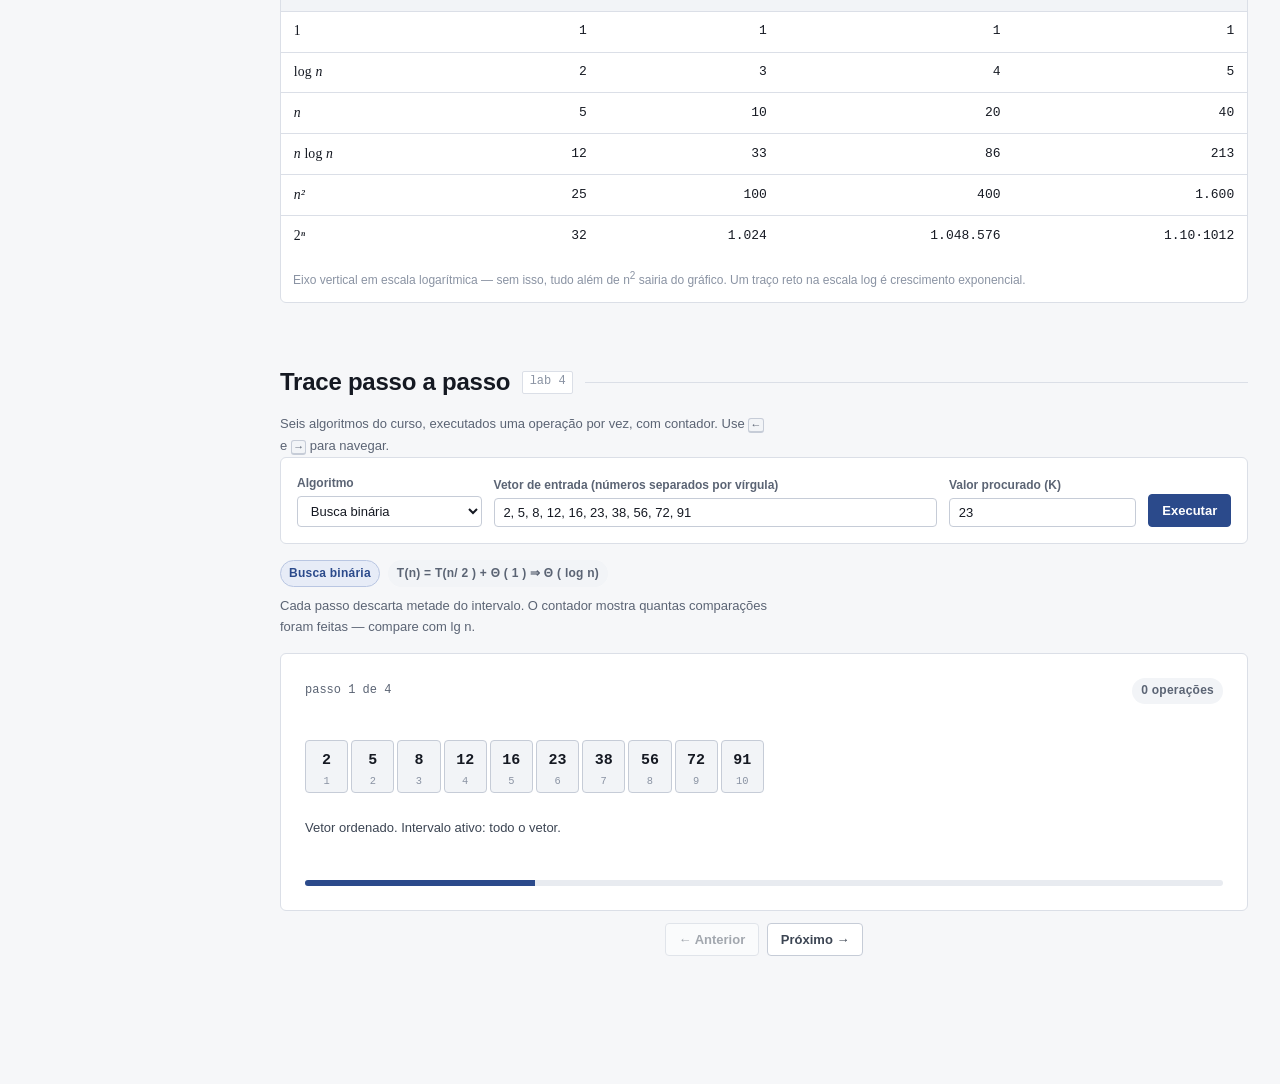
<file: labs.html>
<!doctype html>
<html lang="pt-BR">
<head>
<meta charset="utf-8">
<meta name="viewport" content="width=device-width, initial-scale=1">
<title>IC0004 · Laboratório</title>
<link rel="stylesheet" href="css/app.css">
</head>
<body>
<div class="shell">
  <aside class="rail"></aside>
  <main class="main">
  <div class="wrap">

    <header class="page-head">
      <span class="eyebrow">Quatro ferramentas interativas</span>
      <h1>Laboratório</h1>
      <p class="lede">
        Para quando a intuição falhar. A árvore desenhada resolve mais dúvida sobre o Teorema
        Mestre do que reler o slide, e o trace passo a passo mostra por que
        <code>particiona</code> é linear.
      </p>
    </header>

    <!-- =============================================== 1. Árvore de recursão -->
    <section id="lab-arvore" class="lab">
      <div class="lvl"><h2>Árvore de recursão</h2><span class="tick">lab 1</span></div>
      <p class="small muted" style="max-width:var(--measure)">
        Monte uma recorrência da forma <span class="m">T(n) = aT(n/b) + f(n)</span> e veja a
        árvore, as quatro medidas que importam e a razão da série geométrica — que é o que
        decide qual caso do Teorema Mestre se aplica.
      </p>

      <div class="controles">
        <label class="fld"><span>a — nº de subproblemas</span>
          <input type="number" id="arvA" value="2" min="1" max="16" step="1"></label>
        <label class="fld"><span>b — divisor do tamanho</span>
          <input type="number" id="arvB" value="2" min="2" max="8" step="1"></label>
        <label class="fld"><span>f(n) — custo local</span>
          <select id="arvF"></select></label>
        <label class="fld"><span>n (só para a ilustração)</span>
          <input type="number" id="arvN" value="64" min="8" max="4096" step="8"></label>
      </div>

      <div class="row tight" id="presets" style="margin-top:var(--s-3)">
        <span class="xs muted" style="text-transform:uppercase;letter-spacing:.08em;font-weight:700">Exemplos do curso</span>
        <button class="btn sm" data-pre="2|2|n" type="button">Merge Sort</button>
        <button class="btn sm" data-pre="1|2|1" type="button">Busca binária</button>
        <button class="btn sm" data-pre="2|2|1" type="button">Q4 da prova</button>
        <button class="btn sm" data-pre="4|2|n2" type="button">Q1a da prova</button>
        <button class="btn sm" data-pre="3|4|nlogn" type="button">Q1b da prova</button>
        <button class="btn sm" data-pre="7|2|n2" type="button">Strassen</button>
        <button class="btn sm" data-pre="3|4|n2" type="button">Slide 02</button>
        <button class="btn sm" data-pre="2|2|nlogn" type="button">Onde o teorema falha</button>
      </div>

      <div id="arvRec"></div>

      <div class="grid g4" id="arvMed" style="margin:var(--s-4) 0"></div>

      <div class="callout" style="max-width:none"><span class="tag">Leitura da árvore</span>
        <div id="arvLeitura"></div></div>

      <div id="arvSvg" class="svgbox"></div>
      <div id="arvTab"></div>
    </section>

    <!-- ============================================ 2. Resolvedor do Mestre -->
    <section id="lab-mestre" class="lab">
      <div class="lvl"><h2>Teorema Mestre, passo a passo</h2><span class="tick">lab 2</span></div>
      <p class="small muted" style="max-width:var(--measure)">
        O mesmo <span class="m">a</span>, <span class="m">b</span> e <span class="m">f(n)</span>
        do lab 1, agora com o raciocínio escrito — incluindo a verificação da condição de
        regularidade e o aviso de quando o teorema <em>não</em> se aplica.
      </p>
      <div class="card" id="mestreOut"></div>
    </section>

    <!-- =========================================== 3. Taxas de crescimento -->
    <section id="lab-crescimento" class="lab">
      <div class="lvl"><h2>Taxas de crescimento</h2><span class="tick">lab 3</span></div>
      <p class="small muted" style="max-width:var(--measure)">
        Para os exercícios de ordenar funções (itens 13, 14 e 19 da lista). O eixo vertical
        está em escala logarítmica — sem isso, tudo acima de
        <span class="m">n^2</span> sairia do gráfico.
      </p>

      <div class="controles">
        <label class="fld" style="flex:1;min-width:14rem">
          <span>n máximo: <strong id="crNlab">40</strong></span>
          <input type="range" id="crN" min="5" max="100" value="40" step="1">
        </label>
      </div>
      <div class="curvas" id="crCurvas"></div>
      <div id="crPlot" class="svgbox"></div>
      <div id="crTab"></div>
    </section>

    <!-- ================================================= 4. Trace de algoritmos -->
    <section id="lab-trace" class="lab">
      <div class="lvl"><h2>Trace passo a passo</h2><span class="tick">lab 4</span></div>
      <p class="small muted" style="max-width:var(--measure)">
        Seis algoritmos do curso, executados uma operação por vez, com contador.
        Use <kbd>←</kbd> e <kbd>→</kbd> para navegar.
      </p>

      <div class="controles">
        <label class="fld"><span>Algoritmo</span><select id="trAlgo"></select></label>
        <label class="fld" id="trVetorWrap" style="flex:1;min-width:16rem">
          <span>Vetor de entrada (números separados por vírgula)</span>
          <input type="text" id="trVetor"></label>
        <label class="fld" id="trParamWrap">
          <span id="trParamRot">Parâmetro</span>
          <input type="text" id="trParam" style="min-width:8rem"></label>
        <button class="btn primary" id="trRodar" type="button" style="align-self:flex-end">Executar</button>
      </div>

      <div id="trInfo" style="margin:var(--s-4) 0"></div>

      <div class="card" id="trPalco"></div>

      <div class="row tight" style="justify-content:center;margin-top:var(--s-3)">
        <button class="btn" id="trAnt" type="button">← Anterior</button>
        <button class="btn" id="trProx" type="button">Próximo →</button>
      </div>
    </section>

  </div>
  </main>
</div>

<style>
.lab { margin-bottom: var(--s-8); }
.controles {
  display: flex; flex-wrap: wrap; gap: var(--s-3); align-items: flex-end;
  padding: var(--s-4); background: var(--surface);
  border: 1px solid var(--line); border-radius: var(--radius);
}
.controles input[type="number"], .controles input[type="text"] { min-width: 6rem; }
.controles select { min-width: 10rem; }

.svgbox {
  background: var(--surface); border: 1px solid var(--line); border-radius: var(--radius);
  padding: var(--s-4); margin: var(--s-4) 0; overflow-x: auto;
}
.svgbox svg { display: block; width: 100%; min-width: 30rem; height: auto; }

/* --- medidas da árvore --- */
.med {
  display: flex; flex-direction: column; gap: 0.15rem;
  background: var(--surface); border: 1px solid var(--line);
  border-radius: var(--radius); padding: var(--s-3) var(--s-4);
}
.med .k { font-size: var(--t-xs); text-transform: uppercase; letter-spacing: 0.07em;
          color: var(--ink-4); font-weight: 700; }
.med .v { font-family: var(--font-math); font-style: italic; font-size: var(--t-md); }
.med .v .op { font-style: normal; }

/* --- SVG da árvore --- */
.arv .guia { stroke: var(--line); stroke-width: 1; stroke-dasharray: 2 4; }
.arv .aresta { stroke: var(--line-2); stroke-width: 1.2; }
.arv .no { fill: var(--accent-soft); stroke: var(--accent); stroke-width: 1.5; }
.arv .no.n1 { fill: var(--gold-soft); stroke: var(--gold); }
.arv .no.n2 { fill: var(--ok-soft); stroke: var(--ok); }
.arv .rot { font-family: var(--font-mono); font-size: 11px; fill: var(--ink-4); }
.arv .folhas { font-family: var(--font-mono); font-size: 11px; fill: var(--ink-3); }

/* --- gráfico de crescimento --- */
.plot .grid { stroke: var(--line); stroke-width: 1; }
.plot .axis { stroke: var(--line-2); stroke-width: 1.5; }
.plot .tick { font-family: var(--font-mono); font-size: 10px; fill: var(--ink-4); }
.plot .axlab { font-family: var(--font-math); font-style: italic; font-size: 13px; fill: var(--ink-3); }
.plot .curva { fill: none; stroke-width: 2; stroke-linejoin: round; }
.plot .curvarot { font-family: var(--font-mono); font-size: 10px; font-weight: 700; }

/* Paleta das curvas: derivada do acento, com variação de matiz controlada. */
.k0 { stroke: #8a93a3; fill: #8a93a3; color: #8a93a3; }
.k1 { stroke: #2f7d6b; fill: #2f7d6b; color: #2f7d6b; }
.k2 { stroke: #2b6ca3; fill: #2b6ca3; color: #2b6ca3; }
.k3 { stroke: #2b4a8b; fill: #2b4a8b; color: #2b4a8b; }
.k4 { stroke: #5a4a9c; fill: #5a4a9c; color: #5a4a9c; }
.k5 { stroke: #8a6d1f; fill: #8a6d1f; color: #8a6d1f; }
.k6 { stroke: #a8621f; fill: #a8621f; color: #a8621f; }
.k7 { stroke: #a8322a; fill: #a8322a; color: #a8322a; }
.k8 { stroke: #6d2340; fill: #6d2340; color: #6d2340; }
@media (prefers-color-scheme: dark) {
  .k0 { stroke: #8a93a3; fill: #8a93a3; color: #8a93a3; }
  .k1 { stroke: #5fc5a8; fill: #5fc5a8; color: #5fc5a8; }
  .k2 { stroke: #6fb0e0; fill: #6fb0e0; color: #6fb0e0; }
  .k3 { stroke: #8fb3f0; fill: #8fb3f0; color: #8fb3f0; }
  .k4 { stroke: #a99cee; fill: #a99cee; color: #a99cee; }
  .k5 { stroke: #d6b45f; fill: #d6b45f; color: #d6b45f; }
  .k6 { stroke: #e0a06a; fill: #e0a06a; color: #e0a06a; }
  .k7 { stroke: #e88379; fill: #e88379; color: #e88379; }
  .k8 { stroke: #d98aa8; fill: #d98aa8; color: #d98aa8; }
}
:root[data-theme="dark"] .k1 { stroke: #5fc5a8; fill: #5fc5a8; color: #5fc5a8; }
:root[data-theme="dark"] .k2 { stroke: #6fb0e0; fill: #6fb0e0; color: #6fb0e0; }
:root[data-theme="dark"] .k3 { stroke: #8fb3f0; fill: #8fb3f0; color: #8fb3f0; }
:root[data-theme="dark"] .k4 { stroke: #a99cee; fill: #a99cee; color: #a99cee; }
:root[data-theme="dark"] .k5 { stroke: #d6b45f; fill: #d6b45f; color: #d6b45f; }
:root[data-theme="dark"] .k6 { stroke: #e0a06a; fill: #e0a06a; color: #e0a06a; }
:root[data-theme="dark"] .k7 { stroke: #e88379; fill: #e88379; color: #e88379; }
:root[data-theme="dark"] .k8 { stroke: #d98aa8; fill: #d98aa8; color: #d98aa8; }
:root[data-theme="light"] .k1 { stroke: #2f7d6b; fill: #2f7d6b; color: #2f7d6b; }
:root[data-theme="light"] .k2 { stroke: #2b6ca3; fill: #2b6ca3; color: #2b6ca3; }
:root[data-theme="light"] .k3 { stroke: #2b4a8b; fill: #2b4a8b; color: #2b4a8b; }
:root[data-theme="light"] .k4 { stroke: #5a4a9c; fill: #5a4a9c; color: #5a4a9c; }
:root[data-theme="light"] .k5 { stroke: #8a6d1f; fill: #8a6d1f; color: #8a6d1f; }
:root[data-theme="light"] .k6 { stroke: #a8621f; fill: #a8621f; color: #a8621f; }
:root[data-theme="light"] .k7 { stroke: #a8322a; fill: #a8322a; color: #a8322a; }
:root[data-theme="light"] .k8 { stroke: #6d2340; fill: #6d2340; color: #6d2340; }

.curvas { display: flex; flex-wrap: wrap; gap: var(--s-2); margin-top: var(--s-3); }
.chk-cur {
  display: inline-flex; align-items: center; gap: 0.4em; cursor: pointer;
  font-family: var(--font-math); font-style: italic; font-size: var(--t-base);
  border: 1px solid var(--line-2); border-radius: 999px;
  padding: 0.15rem 0.65rem 0.15rem 0.4rem; background: var(--surface);
}
.chk-cur:hover { background: var(--surface-2); }
.chk-cur input { position: absolute; opacity: 0; width: 0; height: 0; }
.chk-cur .sw {
  width: 14px; height: 3px; border-radius: 2px; display: inline-block;
  background: currentColor; opacity: 0.25;
}
.chk-cur input:checked ~ .sw { opacity: 1; }
.chk-cur input:focus-visible ~ .sw { outline: 2px solid var(--accent); outline-offset: 2px; }
.chk-cur input:checked ~ span:last-child { font-weight: 700; }

/* --- trace --- */
.cells { display: flex; gap: 3px; flex-wrap: wrap; margin: var(--s-3) 0; }
.cell {
  display: flex; flex-direction: column; align-items: center; min-width: 2.7rem;
  border: 1px solid var(--line-2); border-radius: var(--radius-sm);
  background: var(--surface-2); padding: var(--s-2) var(--s-1) 0.15rem;
  transition: background 0.15s, border-color 0.15s;
}
.cell .val { font-family: var(--font-mono); font-size: var(--t-base); font-weight: 600;
             font-variant-numeric: tabular-nums; }
.cell .ix { font-family: var(--font-mono); font-size: 0.65rem; color: var(--ink-4); }
.cell.fora { opacity: 0.32; }
.cell.piv { background: var(--gold-soft); border-color: var(--gold); color: var(--gold); }
.cell.l   { background: var(--accent-soft); border-color: var(--accent); color: var(--accent); }
.cell.r   { background: var(--bad-soft); border-color: var(--bad); color: var(--bad); }
.cell.fix { background: var(--ok-soft); border-color: var(--ok); color: var(--ok); }
.passotxt { font-size: var(--t-sm); max-width: var(--measure); color: var(--ink-2);
            min-height: 3em; margin: 0; }

.hanoi { display: flex; gap: var(--s-5); justify-content: center; align-items: flex-end;
         min-height: 10rem; margin: var(--s-3) 0; }
.torre { display: flex; flex-direction: column; align-items: center; gap: 2px; }
.torre .discos { display: flex; flex-direction: column; justify-content: flex-end;
                 gap: 2px; min-height: 8rem; }
.disco {
  height: 1.1rem; border-radius: 3px; display: flex; align-items: center;
  justify-content: center; font-family: var(--font-mono); font-size: 0.7rem;
  font-weight: 700; background: var(--accent-soft); border: 1px solid var(--accent);
  color: var(--accent);
}
.torre .base { width: 7rem; height: 4px; background: var(--ink-4); border-radius: 2px; }
.torre .rotulo { font-family: var(--font-mono); font-size: var(--t-sm); font-weight: 700;
                 color: var(--ink-3); }
.pilha { margin: var(--s-3) 0; }
.pilha .prof { font-family: var(--font-mono); font-size: var(--t-xs); color: var(--ink-4);
               border-left: 2px solid var(--accent); padding-left: var(--s-2); }

kbd {
  font-family: var(--font-mono); font-size: 0.85em;
  border: 1px solid var(--line-2); border-bottom-width: 2px; border-radius: 3px;
  padding: 0 0.3em; background: var(--surface-2); color: var(--ink-3);
}
</style>

<script src="js/app.js"></script>
<script src="js/labs.js"></script>
</body>
</html>
</file>
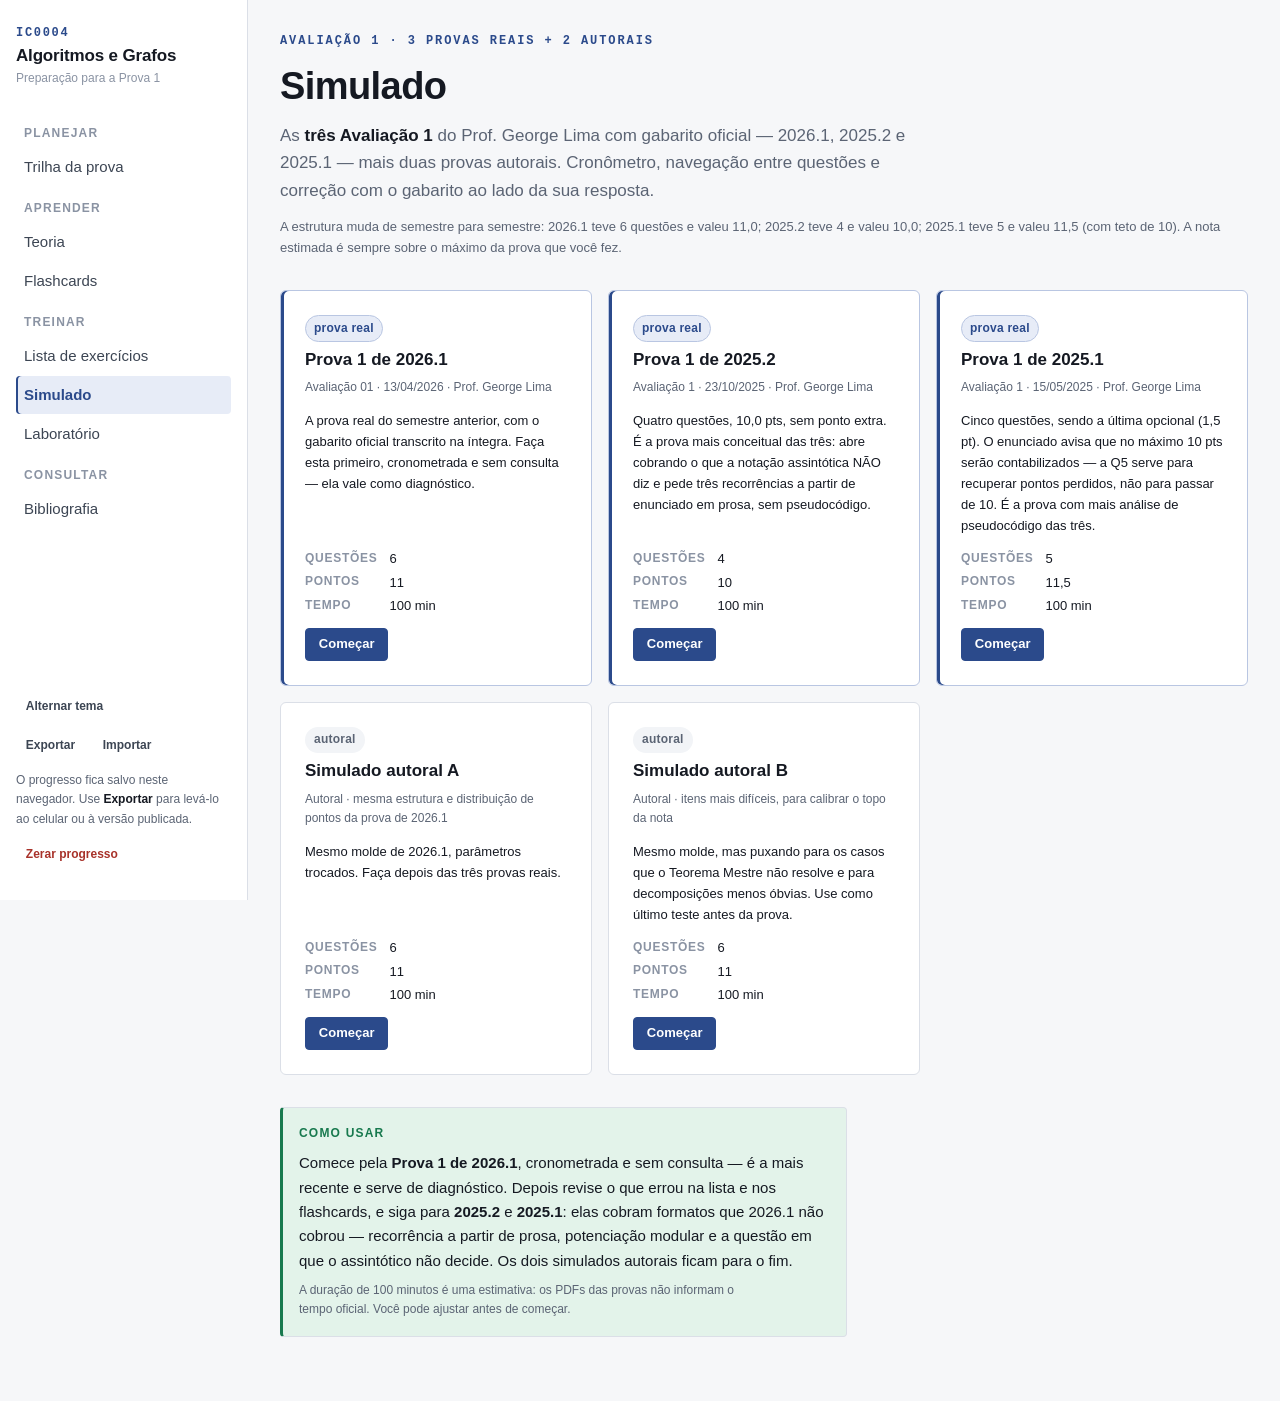
<file: simulado.html>
<!doctype html>
<html lang="pt-BR">
<head>
<meta charset="utf-8">
<meta name="viewport" content="width=device-width, initial-scale=1">
<title>IC0004 · Simulado</title>
<link rel="stylesheet" href="css/app.css">
</head>
<body>
<div class="shell">
  <aside class="rail"></aside>
  <main class="main">
  <div class="wrap">

    <header class="page-head">
      <span class="eyebrow">Avaliação 1 · 3 provas reais + 2 autorais</span>
      <h1>Simulado</h1>
      <p class="lede">
        As <strong>três Avaliação 1</strong> do Prof. George Lima com gabarito oficial —
        2026.1, 2025.2 e 2025.1 — mais duas provas autorais. Cronômetro, navegação entre
        questões e correção com o gabarito ao lado da sua resposta.
      </p>
      <p class="small muted">
        A estrutura muda de semestre para semestre: 2026.1 teve 6 questões e valeu 11,0;
        2025.2 teve 4 e valeu 10,0; 2025.1 teve 5 e valeu 11,5 (com teto de 10). A nota
        estimada é sempre sobre o máximo da prova que você fez.
      </p>
    </header>

    <div id="palco"></div>

  </div>
  </main>
</div>

<style>
/* ---- cartões de escolha ---- */
.simcard {
  background: var(--surface); border: 1px solid var(--line);
  border-radius: var(--radius); padding: var(--s-5);
  display: flex; flex-direction: column; gap: var(--s-3);
}
.simcard.oficial { border-color: var(--accent-line); box-shadow: inset 3px 0 0 var(--accent); }
.simcard > header { display: flex; flex-direction: column; gap: var(--s-2); }
.simcard h3 { font-size: var(--t-md); }
.simcard p { flex: 1; }
.simcard .specs {
  display: grid; grid-template-columns: auto 1fr; gap: 0.15rem var(--s-3);
  margin: 0; font-size: var(--t-sm);
}
.simcard .specs dt { color: var(--ink-4); font-size: var(--t-xs); text-transform: uppercase;
                     letter-spacing: 0.06em; font-weight: 700; align-self: center; }
.simcard .specs dd { margin: 0; font-variant-numeric: tabular-nums; }
.simcard .notabox {
  display: flex; align-items: baseline; gap: var(--s-2);
  background: var(--ok-soft); border: 1px solid var(--ok); color: var(--ok);
  border-radius: var(--radius-sm); padding: var(--s-2) var(--s-3);
}
.simcard .notabox strong { font-family: var(--font-disp); font-size: var(--t-xl); line-height: 1; }

/* ---- cabeçalho da prova ---- */
.provahd {
  display: flex; align-items: center; gap: var(--s-4); flex-wrap: wrap;
  padding: var(--s-4); margin-bottom: var(--s-4);
  background: var(--surface); border: 1px solid var(--line); border-radius: var(--radius);
  position: sticky; top: 0; z-index: 5;
}
.provahd > div:first-child { flex: 1; min-width: 12rem; }
.cron {
  font-family: var(--font-mono); font-size: var(--t-2xl); font-weight: 600;
  font-variant-numeric: tabular-nums; letter-spacing: -0.02em;
  padding: 0 var(--s-3); color: var(--ink);
}
.cron.alerta { color: var(--warn); }
.cron.critico { color: var(--bad); }
.notafinal { display: flex; flex-direction: column; align-items: flex-end; line-height: 1.2; }
.notafinal strong { font-family: var(--font-disp); font-size: var(--t-2xl); line-height: 1; }
.notafinal strong.ok { color: var(--ok); }
.notafinal strong.warn { color: var(--warn); }
.notafinal strong.bad { color: var(--bad); }

/* ---- navegação entre questões ---- */
.qnav { display: flex; gap: var(--s-2); flex-wrap: wrap; margin-bottom: var(--s-4); }
.qbtn {
  display: flex; flex-direction: column; align-items: center; gap: 0.1rem;
  cursor: pointer; font-family: var(--font-ui); min-width: 4rem;
  background: var(--surface); border: 1px solid var(--line-2); color: var(--ink-3);
  border-radius: var(--radius-sm); padding: var(--s-2) var(--s-3);
  transition: background 0.12s, border-color 0.12s, color 0.12s;
}
.qbtn:hover { background: var(--surface-2); color: var(--ink); }
.qbtn .n { font-weight: 700; font-size: var(--t-base); }
.qbtn .p { font-size: var(--t-xs); font-variant-numeric: tabular-nums; }
.qbtn.feita { border-color: var(--ok); color: var(--ok); background: var(--ok-soft); }
.qbtn.on { border-color: var(--accent); color: var(--accent-ink); background: var(--accent); }
.qbtn.on .p { color: var(--accent-ink); opacity: 0.85; }

/* ---- questão ---- */
.qcard {
  background: var(--surface); border: 1px solid var(--line); border-radius: var(--radius);
  padding: var(--s-5); display: flex; flex-direction: column; gap: var(--s-4);
}
.qn { font-family: var(--font-disp); font-size: var(--t-lg); font-weight: 650; }
.qcard .enun > * + * { margin-top: var(--s-3); }
.qcard .enun p { margin: 0; max-width: var(--measure); }
.qcard .enun .eq { text-align: center; }

/* ---- correção ---- */
.corr { display: flex; flex-direction: column; gap: var(--s-5); margin-top: var(--s-4); }
.qcorr {
  background: var(--surface); border: 1px solid var(--line); border-radius: var(--radius);
  padding: var(--s-5); display: flex; flex-direction: column; gap: var(--s-3);
}
.qcorr > header { padding-bottom: var(--s-2); border-bottom: 1px solid var(--line); }
.notaq {
  font-family: var(--font-mono); font-size: var(--t-md); font-weight: 700;
  font-variant-numeric: tabular-nums; color: var(--ink);
}
.qcorr .minha {
  background: var(--surface-2); border: 1px solid var(--line);
  border-left: 3px solid var(--ink-4);
  border-radius: var(--radius-sm); padding: var(--s-3);
  display: flex; flex-direction: column; gap: var(--s-2);
}
.qcorr .minha .tag {
  font-size: var(--t-xs); font-weight: 700; letter-spacing: 0.1em;
  text-transform: uppercase; color: var(--ink-3);
}
.qcorr .minha .txt {
  font-family: var(--font-mono); font-size: var(--t-sm); line-height: 1.6;
  white-space: pre-wrap; word-break: break-word; margin: 0;
  background: transparent; border: 0; padding: 0;
}
.qcorr > footer {
  padding-top: var(--s-3); border-top: 1px solid var(--line);
  display: flex; flex-direction: column; gap: var(--s-2);
}
.notas { display: flex; gap: var(--s-1); flex-wrap: wrap; }
.notas .btn { min-width: 3rem; justify-content: center; font-variant-numeric: tabular-nums; }

@media (max-width: 700px) {
  .provahd { position: static; }
  .cron { font-size: var(--t-xl); }
}
</style>

<script src="js/app.js"></script>
<script src="data/simulados.js"></script>
<script src="js/simulado.js"></script>
</body>
</html>
</file>
<file: css/app.css>
/* ==========================================================================
   IC0004 — Algoritmos e Grafos · Plataforma de Estudo para a Prova 1
   Sistema de design: tinta ultramarina sobre papel técnico.
   Tipografia: Palatino (herança TeX) para matemática · Segoe para interface
               Cascadia para pseudocódigo.
   ========================================================================== */

/* --------------------------------------------------------------- 1. Tokens */

:root {
  /* Tipografia */
  --font-ui:    "Segoe UI Variable Text", "Segoe UI", -apple-system,
                BlinkMacSystemFont, "Helvetica Neue", Arial, sans-serif;
  --font-disp:  "Segoe UI Variable Display", "Segoe UI", -apple-system,
                BlinkMacSystemFont, "Helvetica Neue", Arial, sans-serif;
  --font-math:  "Palatino Linotype", "Iowan Old Style", Palatino,
                "Book Antiqua", "URW Palladio L", Georgia, serif;
  --font-mono:  "Cascadia Code", "Cascadia Mono", Consolas, "SF Mono",
                ui-monospace, "Liberation Mono", monospace;

  /* Escala tipográfica (1.2 modular, ancorada em 16px) */
  --t-xs:   0.75rem;
  --t-sm:   0.8125rem;
  --t-base: 0.9375rem;
  --t-md:   1.0625rem;
  --t-lg:   1.25rem;
  --t-xl:   1.5rem;
  --t-2xl:  1.875rem;
  --t-3xl:  2.375rem;

  /* Espaçamento */
  --s-1: 0.25rem;
  --s-2: 0.5rem;
  --s-3: 0.75rem;
  --s-4: 1rem;
  --s-5: 1.5rem;
  --s-6: 2rem;
  --s-7: 3rem;
  --s-8: 4rem;

  --radius:    6px;
  --radius-sm: 4px;
  --measure:   68ch;
  --rail:      15.5rem;

  /* Cor — tema claro */
  --bg:         #f6f7f9;
  --bg-deep:    #eceef2;
  --surface:    #ffffff;
  --surface-2:  #f2f4f7;
  --surface-3:  #e8ebf0;
  --ink:        #151922;
  --ink-2:      #3c4553;
  --ink-3:      #5b6474;
  --ink-4:      #8a93a3;
  --line:       #dbdfe7;
  --line-2:     #c6ccd7;

  --accent:      #2b4a8b;
  --accent-2:    #1f3768;
  --accent-ink:  #ffffff;
  --accent-soft: #e7ecf7;
  --accent-line: #b9c6e2;

  --gold:      #8a6d1f;
  --gold-soft: #f7f0dc;
  --gold-line: #dfcd9a;

  --ok:        #18794e;
  --ok-soft:   #e3f3ea;
  --warn:      #9a6208;
  --warn-soft: #fbefdc;
  --bad:       #a8322a;
  --bad-soft:  #fae9e7;

  --shadow-sm: 0 1px 2px rgb(21 25 34 / 0.05), 0 1px 1px rgb(21 25 34 / 0.04);
  --shadow:    0 2px 4px rgb(21 25 34 / 0.05), 0 6px 16px rgb(21 25 34 / 0.06);
}

@media (prefers-color-scheme: dark) {
  :root {
    --bg:         #0f131a;
    --bg-deep:    #0a0d13;
    --surface:    #161b24;
    --surface-2:  #1d232e;
    --surface-3:  #252c39;
    --ink:        #e7eaf0;
    --ink-2:      #c2c9d5;
    --ink-3:      #98a1b1;
    --ink-4:      #6d778a;
    --line:       #29313d;
    --line-2:     #3a4352;

    --accent:      #8fb3f0;
    --accent-2:    #b0c8f6;
    --accent-ink:  #0f131a;
    --accent-soft: #1a2334;
    --accent-line: #33456a;

    --gold:      #d6b45f;
    --gold-soft: #26200f;
    --gold-line: #4a3d1c;

    --ok:        #5fc58c;
    --ok-soft:   #10241a;
    --warn:      #dfa64a;
    --warn-soft: #261c0d;
    --bad:       #e88379;
    --bad-soft:  #2a1513;

    --shadow-sm: 0 1px 2px rgb(0 0 0 / 0.4);
    --shadow:    0 2px 4px rgb(0 0 0 / 0.3), 0 8px 20px rgb(0 0 0 / 0.35);
  }
}

/* O toggle do visualizador precisa vencer a media query nos dois sentidos. */
:root[data-theme="dark"] {
  --bg: #0f131a;      --bg-deep: #0a0d13;   --surface: #161b24;
  --surface-2: #1d232e; --surface-3: #252c39;
  --ink: #e7eaf0;     --ink-2: #c2c9d5;     --ink-3: #98a1b1;  --ink-4: #6d778a;
  --line: #29313d;    --line-2: #3a4352;
  --accent: #8fb3f0;  --accent-2: #b0c8f6;  --accent-ink: #0f131a;
  --accent-soft: #1a2334; --accent-line: #33456a;
  --gold: #d6b45f;    --gold-soft: #26200f; --gold-line: #4a3d1c;
  --ok: #5fc58c;      --ok-soft: #10241a;
  --warn: #dfa64a;    --warn-soft: #261c0d;
  --bad: #e88379;     --bad-soft: #2a1513;
  --shadow-sm: 0 1px 2px rgb(0 0 0 / 0.4);
  --shadow: 0 2px 4px rgb(0 0 0 / 0.3), 0 8px 20px rgb(0 0 0 / 0.35);
}

:root[data-theme="light"] {
  --bg: #f6f7f9;      --bg-deep: #eceef2;   --surface: #ffffff;
  --surface-2: #f2f4f7; --surface-3: #e8ebf0;
  --ink: #151922;     --ink-2: #3c4553;     --ink-3: #5b6474;  --ink-4: #8a93a3;
  --line: #dbdfe7;    --line-2: #c6ccd7;
  --accent: #2b4a8b;  --accent-2: #1f3768;  --accent-ink: #ffffff;
  --accent-soft: #e7ecf7; --accent-line: #b9c6e2;
  --gold: #8a6d1f;    --gold-soft: #f7f0dc; --gold-line: #dfcd9a;
  --ok: #18794e;      --ok-soft: #e3f3ea;
  --warn: #9a6208;    --warn-soft: #fbefdc;
  --bad: #a8322a;     --bad-soft: #fae9e7;
  --shadow-sm: 0 1px 2px rgb(21 25 34 / 0.05), 0 1px 1px rgb(21 25 34 / 0.04);
  --shadow: 0 2px 4px rgb(21 25 34 / 0.05), 0 6px 16px rgb(21 25 34 / 0.06);
}

/* ------------------------------------------------------------- 2. Base */

*, *::before, *::after { box-sizing: border-box; }

html {
  -webkit-text-size-adjust: 100%;
  scroll-behavior: smooth;
  scroll-padding-top: var(--s-5);
}

body {
  margin: 0;
  background: var(--bg);
  color: var(--ink);
  font-family: var(--font-ui);
  font-size: var(--t-base);
  line-height: 1.62;
  overflow-x: hidden;
  -webkit-font-smoothing: antialiased;
}

h1, h2, h3, h4, h5 {
  font-family: var(--font-disp);
  color: var(--ink);
  line-height: 1.22;
  text-wrap: balance;
  margin: 0;
  font-weight: 600;
}

h1 { font-size: var(--t-2xl); letter-spacing: -0.015em; }
h2 { font-size: var(--t-xl);  letter-spacing: -0.01em; }
h3 { font-size: var(--t-md);  }
h4 { font-size: var(--t-base); }

p  { margin: 0; }
ul, ol { margin: 0; padding-left: 1.35em; }
li { margin: 0.2em 0; }
li::marker { color: var(--ink-4); }

a { color: var(--accent); text-decoration-color: var(--accent-line); text-underline-offset: 2px; }
a:hover { text-decoration-color: currentColor; }

strong, b { font-weight: 650; color: var(--ink); }
em { font-style: italic; }
hr { border: 0; border-top: 1px solid var(--line); margin: var(--s-5) 0; }

:focus-visible {
  outline: 2px solid var(--accent);
  outline-offset: 2px;
  border-radius: var(--radius-sm);
}

::selection { background: var(--accent-soft); color: var(--ink); }

@media (prefers-reduced-motion: reduce) {
  html { scroll-behavior: auto; }
  *, *::before, *::after {
    animation-duration: 0.01ms !important;
    transition-duration: 0.01ms !important;
  }
}

/* ------------------------------------------------- 3. Matemática em CSS */
/* Sem KaTeX: unicode + Palatino itálico + primitivas de layout.           */

.m {
  font-family: var(--font-math);
  font-style: italic;
  font-size: 1.06em;
  letter-spacing: 0.01em;
  white-space: nowrap;
}
.m sup, .m sub { font-style: normal; font-size: 0.68em; }
.m sup { vertical-align: 0.55em; }
.m sub { vertical-align: -0.22em; }
/* Operadores, nomes de função e dígitos ficam em romano, como na convenção. */
.m .op, .m .num, .m .fn { font-style: normal; }
.m .fn { padding-right: 0.1em; }

.eq {
  display: block;
  font-family: var(--font-math);
  font-style: italic;
  font-size: var(--t-md);
  text-align: center;
  padding: var(--s-4) var(--s-3);
  margin: var(--s-4) 0;
  background: var(--surface-2);
  border: 1px solid var(--line);
  border-radius: var(--radius);
  overflow-x: auto;
  line-height: 2;
}
.eq sup, .eq sub { font-style: normal; font-size: 0.68em; }
.eq sup { vertical-align: 0.55em; }
.eq sub { vertical-align: -0.22em; }
.eq .op, .eq .num, .eq .fn { font-style: normal; }
.eq.tight { line-height: 1.5; }
.eq .tag { float: right; font-style: normal; font-size: var(--t-sm); color: var(--ink-4); }

/* Fração */
.frac {
  display: inline-grid;
  grid-template-rows: auto auto;
  justify-items: center;
  vertical-align: middle;
  margin: 0 0.18em;
  font-size: 0.94em;
  line-height: 1.25;
}
.frac > :first-child { border-bottom: 1px solid currentColor; padding: 0 0.28em 0.05em; }
.frac > :last-child  { padding: 0.05em 0.28em 0; }

/* Somatório e produtório com limites */
.sum {
  display: inline-grid;
  grid-template-rows: auto auto auto;
  justify-items: center;
  vertical-align: middle;
  line-height: 1.05;
  margin: 0 0.22em;
  font-style: normal;
}
.sum > .lim { font-size: 0.6em; font-style: normal; white-space: nowrap; }
.sum > .op  { font-size: 1.55em; font-style: normal; line-height: 0.9; }

/* Radical com barra — o √ é um <i> real, para sobreviver a copiar-e-colar */
.rad { white-space: nowrap; }
.rad > i { font-style: normal; }
.rad > span { border-top: 1px solid currentColor; padding: 0 0.14em; }

/* Matriz delimitada */
.mat {
  display: inline-grid;
  gap: 0.12em 0.7em;
  vertical-align: middle;
  position: relative;
  padding: 0.25em 0.55em;
  margin: 0 0.25em;
  justify-items: center;
  font-size: 0.95em;
  line-height: 1.3;
}
.mat::before, .mat::after {
  content: "";
  position: absolute;
  top: 0; bottom: 0;
  width: 0.3em;
  border: 1px solid currentColor;
}
.mat::before { left: 0;  border-right: none; }
.mat::after  { right: 0; border-left: none; }

/* Chave de caso: f(n) = { ... */
.cases {
  display: inline-grid;
  grid-template-columns: auto auto;
  gap: 0.25em 1.2em;
  vertical-align: middle;
  text-align: left;
  border-left: 2px solid currentColor;
  padding-left: 0.6em;
  font-size: 0.95em;
}
.cases > .cond { font-style: normal; font-size: 0.9em; color: var(--ink-3); }

/* Espaçamento explícito em fórmulas (\quad e \qquad) */
.quad { display: inline-block; width: 1.1em; }
.quad.qq { width: 2.2em; }

/* Anotação sob um trecho da fórmula (papel do \underbrace) */
.ubr {
  display: inline-grid;
  grid-template-rows: auto auto;
  justify-items: center;
  vertical-align: top;
  margin: 0 0.12em;
}
.ubr > .b {
  border-top: 1px solid var(--ink-4);
  margin-top: 0.15em;
  padding-top: 0.15em;
  width: 100%;
  font-family: var(--font-ui);
  font-style: normal;
  font-size: 0.56em;
  line-height: 1.3;
  letter-spacing: 0.02em;
  color: var(--ink-3);
  white-space: nowrap;
}

/* Parênteses que acompanham a altura do conteúdo (frações, somatórios).
   São <i>(</i> e <i>)</i> reais no HTML — nunca content: de CSS — para que
   sobrevivam a copiar-e-colar e sejam anunciados por leitores de tela. */
.pren { display: inline-flex; align-items: center; }
.pren > i {
  font-family: var(--font-math);
  font-style: normal;
  font-size: 1.9em;
  line-height: 0.75;
  color: var(--ink-3);
  font-weight: 300;
}
.pren > i:first-child { margin-right: 0.06em; }
.pren > i:last-child  { margin-left: 0.06em; }

/* Destaque de trecho de fórmula */
.hl { background: var(--gold-soft); box-shadow: 0 0 0 2px var(--gold-soft); border-radius: 2px; }

/* ------------------------------------------------------ 4. Pseudocódigo */

.pseudo {
  font-family: var(--font-mono);
  font-size: var(--t-sm);
  line-height: 1.75;
  background: var(--surface-2);
  border: 1px solid var(--line);
  border-radius: var(--radius);
  margin: var(--s-4) 0;
  padding: 0;
  overflow-x: auto;
  counter-reset: ln;
  tab-size: 2;
}
.pseudo > .hd {
  display: block;
  padding: var(--s-2) var(--s-4);
  border-bottom: 1px solid var(--line);
  background: var(--surface-3);
  font-family: var(--font-ui);
  font-size: var(--t-xs);
  font-weight: 600;
  letter-spacing: 0.06em;
  text-transform: uppercase;
  color: var(--ink-3);
  border-radius: var(--radius) var(--radius) 0 0;
}
.pseudo > .io {
  display: block;
  padding: var(--s-1) var(--s-4);
  font-family: var(--font-ui);
  font-size: var(--t-xs);
  color: var(--ink-3);
  background: var(--surface-3);
}
.pseudo > .io:last-of-type { border-bottom: 1px solid var(--line); margin-bottom: var(--s-2); }
.pseudo > .ln {
  display: block;
  padding: 0 var(--s-4) 0 0;
  white-space: pre;
  counter-increment: ln;
}
.pseudo > .ln::before {
  content: counter(ln);
  display: inline-block;
  width: 2.6em;
  padding-right: 0.9em;
  text-align: right;
  color: var(--ink-4);
  font-variant-numeric: tabular-nums;
  user-select: none;
}
.pseudo > .ln:last-child { padding-bottom: var(--s-2); }
.pseudo .kw { color: var(--accent); font-weight: 600; }
.pseudo .cm { color: var(--ink-4); font-style: italic; }
.pseudo .fnn { color: var(--gold); font-weight: 600; }

code {
  font-family: var(--font-mono);
  font-size: 0.9em;
  background: var(--surface-2);
  border: 1px solid var(--line);
  border-radius: var(--radius-sm);
  padding: 0.1em 0.35em;
}

/* ------------------------------------------------------------ 5. Shell */

.shell { display: grid; grid-template-columns: var(--rail) minmax(0, 1fr); min-height: 100vh; }

.rail {
  grid-column: 1;
  background: var(--surface);
  border-right: 1px solid var(--line);
  padding: var(--s-5) var(--s-4) var(--s-6);
  display: flex;
  flex-direction: column;
  gap: var(--s-5);
  position: sticky;
  top: 0;
  height: 100vh;
  overflow-y: auto;
}

.brand { display: flex; flex-direction: column; gap: 0.15rem; text-decoration: none; }
.brand .code {
  font-family: var(--font-mono);
  font-size: var(--t-xs);
  letter-spacing: 0.14em;
  color: var(--accent);
  font-weight: 600;
}
.brand .name {
  font-family: var(--font-disp);
  font-size: var(--t-md);
  font-weight: 600;
  color: var(--ink);
  letter-spacing: -0.01em;
  line-height: 1.2;
}
.brand .sub { font-size: var(--t-xs); color: var(--ink-4); }

.nav { display: flex; flex-direction: column; gap: 1px; }
.nav .grp {
  font-size: var(--t-xs);
  text-transform: uppercase;
  letter-spacing: 0.1em;
  color: var(--ink-4);
  font-weight: 600;
  padding: var(--s-3) var(--s-2) var(--s-1);
}
.nav a {
  display: flex;
  align-items: baseline;
  gap: var(--s-2);
  padding: 0.42rem var(--s-2);
  border-radius: var(--radius-sm);
  color: var(--ink-2);
  text-decoration: none;
  font-size: var(--t-base);
  transition: background 0.12s, color 0.12s;
}
.nav a:hover { background: var(--surface-2); color: var(--ink); }
.nav a[aria-current="page"] {
  background: var(--accent-soft);
  color: var(--accent);
  font-weight: 600;
  box-shadow: inset 2px 0 0 var(--accent);
}
.nav a .idx {
  font-family: var(--font-mono);
  font-size: var(--t-xs);
  color: var(--ink-4);
  min-width: 1.4em;
}
.nav a[aria-current="page"] .idx { color: var(--accent); }

.rail .foot { margin-top: auto; display: flex; flex-direction: column; gap: var(--s-3); }

.main { grid-column: 2; min-width: 0; padding: var(--s-6) var(--s-6) var(--s-8); }
.wrap { max-width: 78rem; margin: 0 auto; }
.wrap.prose { max-width: 56rem; }

/* Barra superior (mobile) */
.topbar { display: none; }

@media (max-width: 900px) {
  .shell { grid-template-columns: minmax(0, 1fr); }
  .rail {
    grid-column: 1;
    position: static;
    height: auto;
    border-right: 0;
    border-bottom: 1px solid var(--line);
    padding: var(--s-4);
  }
  .rail .nav { flex-direction: row; flex-wrap: wrap; gap: var(--s-1); }
  .rail .nav .grp { display: none; }
  .rail .nav a { font-size: var(--t-sm); }
  .rail .foot { margin-top: var(--s-2); flex-direction: row; flex-wrap: wrap; align-items: center; }
  .main { grid-column: 1; padding: var(--s-5) var(--s-4) var(--s-7); }
}

/* ---------------------------------------------------- 6. Cabeçalhos de página */

.page-head { display: flex; flex-direction: column; gap: var(--s-3); margin-bottom: var(--s-6); }
.eyebrow {
  font-family: var(--font-mono);
  font-size: var(--t-xs);
  letter-spacing: 0.16em;
  text-transform: uppercase;
  color: var(--accent);
  font-weight: 600;
}
.page-head h1 { font-size: var(--t-3xl); }
.lede { font-size: var(--t-md); color: var(--ink-3); max-width: var(--measure); }

/* Régua de nível: hairline com marcador de profundidade (motivo da árvore de recursão) */
.lvl {
  display: flex;
  align-items: center;
  gap: var(--s-3);
  margin: var(--s-7) 0 var(--s-4);
}
.lvl::after { content: ""; flex: 1; height: 1px; background: var(--line); }
.lvl > .tick {
  font-family: var(--font-mono);
  font-size: var(--t-xs);
  color: var(--ink-4);
  border: 1px solid var(--line);
  border-radius: 2px;
  padding: 0.05rem 0.4rem;
  background: var(--surface);
  white-space: nowrap;
}
.lvl > h2, .lvl > h3 { flex: none; }

/* ---------------------------------------------------------- 7. Componentes */

.card {
  background: var(--surface);
  border: 1px solid var(--line);
  border-radius: var(--radius);
  padding: var(--s-5);
  display: flex;
  flex-direction: column;
  gap: var(--s-3);
}
.card.pad-sm { padding: var(--s-4); }
.card > header { display: flex; flex-direction: column; gap: var(--s-1); }
.card h3 { font-size: var(--t-md); }
.card .meta { font-size: var(--t-xs); color: var(--ink-4); }

.grid { display: grid; gap: var(--s-4); }
.g2 { grid-template-columns: repeat(2, minmax(0, 1fr)); }
.g3 { grid-template-columns: repeat(3, minmax(0, 1fr)); }
.g4 { grid-template-columns: repeat(4, minmax(0, 1fr)); }
@media (max-width: 1100px) { .g4 { grid-template-columns: repeat(2, minmax(0, 1fr)); } }
@media (max-width: 860px)  { .g2, .g3, .g4 { grid-template-columns: minmax(0, 1fr); } }

.stack { display: flex; flex-direction: column; }
.stack-2 { gap: var(--s-2); } .stack-3 { gap: var(--s-3); }
.stack-4 { gap: var(--s-4); } .stack-5 { gap: var(--s-5); }
.stack-6 { gap: var(--s-6); }
.row { display: flex; align-items: center; gap: var(--s-3); flex-wrap: wrap; }
.row.tight { gap: var(--s-2); }
.spacer { flex: 1; }

.prose > * + * { margin-top: var(--s-4); }
.prose p, .prose li { max-width: var(--measure); }
.prose h2 { margin-top: var(--s-6); }
.prose h3 { margin-top: var(--s-5); }

/* Caixas de destaque */
.callout {
  border: 1px solid var(--line);
  border-left: 3px solid var(--ink-4);
  border-radius: var(--radius-sm);
  background: var(--surface-2);
  padding: var(--s-4);
  display: flex;
  flex-direction: column;
  gap: var(--s-2);
}
.callout > .tag {
  font-size: var(--t-xs);
  font-weight: 700;
  letter-spacing: 0.1em;
  text-transform: uppercase;
  color: var(--ink-3);
}
.callout > * { max-width: var(--measure); }
.callout.def  { border-left-color: var(--accent); background: var(--accent-soft); }
.callout.def > .tag { color: var(--accent); }
.callout.warn { border-left-color: var(--gold); background: var(--gold-soft); border-color: var(--gold-line); }
.callout.warn > .tag { color: var(--gold); }
.callout.tip  { border-left-color: var(--ok); background: var(--ok-soft); }
.callout.tip > .tag { color: var(--ok); }
.callout.exam { border-left-color: var(--bad); background: var(--bad-soft); }
.callout.exam > .tag { color: var(--bad); }

/* Pílulas e chips */
.pill {
  display: inline-flex;
  align-items: center;
  gap: 0.3em;
  font-size: var(--t-xs);
  font-weight: 600;
  letter-spacing: 0.02em;
  padding: 0.15rem 0.5rem;
  border-radius: 999px;
  border: 1px solid var(--line-2);
  color: var(--ink-3);
  background: var(--surface);
  white-space: nowrap;
}
.pill.accent { color: var(--accent); border-color: var(--accent-line); background: var(--accent-soft); }
.pill.ok   { color: var(--ok);   border-color: var(--ok);   background: var(--ok-soft); }
.pill.warn { color: var(--warn); border-color: var(--warn); background: var(--warn-soft); }
.pill.bad  { color: var(--bad);  border-color: var(--bad);  background: var(--bad-soft); }
.pill.gold { color: var(--gold); border-color: var(--gold-line); background: var(--gold-soft); }
.pill.plain { border-color: transparent; background: var(--surface-2); }

/* Dificuldade: quadrados cheios/vazios — nunca emoji */
.diff { display: inline-flex; gap: 2px; vertical-align: middle; }
.diff i {
  width: 7px; height: 7px;
  border: 1px solid var(--ink-4);
  border-radius: 1px;
  display: block;
}
.diff i.on { background: var(--ink-3); border-color: var(--ink-3); }
.diff.d1 i.on { background: var(--ok);   border-color: var(--ok); }
.diff.d2 i.on { background: var(--warn); border-color: var(--warn); }
.diff.d3 i.on { background: var(--bad);  border-color: var(--bad); }

/* Botões */
.btn {
  font-family: var(--font-ui);
  font-size: var(--t-sm);
  font-weight: 600;
  color: var(--ink-2);
  background: var(--surface);
  border: 1px solid var(--line-2);
  border-radius: var(--radius-sm);
  padding: 0.4rem 0.8rem;
  cursor: pointer;
  display: inline-flex;
  align-items: center;
  gap: 0.4em;
  transition: background 0.12s, border-color 0.12s, color 0.12s;
  text-decoration: none;
  line-height: 1.4;
}
.btn:hover { background: var(--surface-2); border-color: var(--ink-4); color: var(--ink); }
.btn:disabled { opacity: 0.45; cursor: not-allowed; }
.btn.primary {
  background: var(--accent); border-color: var(--accent); color: var(--accent-ink);
}
.btn.primary:hover { background: var(--accent-2); border-color: var(--accent-2); color: var(--accent-ink); }
.btn.sm { font-size: var(--t-xs); padding: 0.25rem 0.55rem; }
.btn.ok   { color: var(--ok);   border-color: var(--ok); }
.btn.ok:hover   { background: var(--ok-soft); }
.btn.warn { color: var(--warn); border-color: var(--warn); }
.btn.warn:hover { background: var(--warn-soft); }
.btn.bad  { color: var(--bad);  border-color: var(--bad); }
.btn.bad:hover  { background: var(--bad-soft); }
.btn.ghost { border-color: transparent; background: transparent; }
.btn.ghost:hover { background: var(--surface-2); border-color: transparent; }

/* Campos */
select, input[type="text"], input[type="number"], input[type="search"], textarea {
  font-family: var(--font-ui);
  font-size: var(--t-sm);
  color: var(--ink);
  background: var(--surface);
  border: 1px solid var(--line-2);
  border-radius: var(--radius-sm);
  padding: 0.38rem 0.55rem;
}
textarea {
  font-family: var(--font-mono);
  font-size: var(--t-sm);
  line-height: 1.65;
  width: 100%;
  resize: vertical;
  min-height: 7rem;
}
label.fld { display: flex; flex-direction: column; gap: 0.2rem; font-size: var(--t-xs); color: var(--ink-3); font-weight: 600; }
input[type="range"] { accent-color: var(--accent); }
input[type="checkbox"] { accent-color: var(--accent); width: 0.95rem; height: 0.95rem; }

/* Tabelas */
.tw { overflow-x: auto; border: 1px solid var(--line); border-radius: var(--radius); background: var(--surface); }
table { border-collapse: collapse; width: 100%; font-size: var(--t-sm); }
th, td { text-align: left; padding: 0.55rem 0.8rem; border-bottom: 1px solid var(--line); vertical-align: top; }
thead th {
  font-size: var(--t-xs);
  text-transform: uppercase;
  letter-spacing: 0.07em;
  color: var(--ink-3);
  background: var(--surface-2);
  font-weight: 700;
  white-space: nowrap;
}
tbody tr:last-child td { border-bottom: 0; }
tbody tr:hover { background: var(--surface-2); }
td.num, th.num { text-align: right; font-variant-numeric: tabular-nums; font-family: var(--font-mono); }
caption { caption-side: bottom; padding: var(--s-3); font-size: var(--t-xs); color: var(--ink-4); text-align: left; }

/* Progresso */
.bar { height: 6px; background: var(--surface-3); border-radius: 999px; overflow: hidden; display: flex; }
.bar > i { display: block; height: 100%; background: var(--accent); }
.bar > i.ok { background: var(--ok); }
.bar > i.warn { background: var(--warn); }
.bar > i.bad { background: var(--bad); }

.stat { display: flex; flex-direction: column; gap: 0.15rem; }
.stat .k { font-size: var(--t-xs); text-transform: uppercase; letter-spacing: 0.08em; color: var(--ink-4); font-weight: 600; }
.stat .v { font-family: var(--font-disp); font-size: var(--t-xl); font-weight: 600; font-variant-numeric: tabular-nums; line-height: 1.1; }
.stat .n { font-size: var(--t-xs); color: var(--ink-4); }

/* Revelação (dica / solução) */
details.reveal {
  border: 1px solid var(--line);
  border-radius: var(--radius);
  background: var(--surface-2);
  overflow: hidden;
}
details.reveal > summary {
  cursor: pointer;
  padding: 0.5rem 0.8rem;
  font-size: var(--t-sm);
  font-weight: 600;
  color: var(--accent);
  list-style: none;
  display: flex;
  align-items: center;
  gap: 0.45em;
  background: var(--surface);
}
details.reveal > summary::-webkit-details-marker { display: none; }
details.reveal > summary::before {
  content: "\25B8";
  font-size: 0.8em;
  color: var(--ink-4);
  transition: transform 0.15s;
}
details.reveal[open] > summary::before { transform: rotate(90deg); }
details.reveal > summary:hover { background: var(--surface-2); }
details.reveal > .body { padding: var(--s-4); border-top: 1px solid var(--line); display: flex; flex-direction: column; gap: var(--s-3); }
details.reveal > .body > * { max-width: var(--measure); }
details.reveal.sol > summary { color: var(--gold); }

/* Passos numerados de solução */
ol.steps { list-style: none; padding: 0; counter-reset: st; display: flex; flex-direction: column; gap: var(--s-3); }
ol.steps > li {
  counter-increment: st;
  display: grid;
  grid-template-columns: 1.7rem minmax(0, 1fr);
  gap: var(--s-3);
  margin: 0;
  max-width: none;
}
ol.steps > li::before {
  content: counter(st);
  font-family: var(--font-mono);
  font-size: var(--t-xs);
  font-weight: 700;
  color: var(--accent);
  background: var(--accent-soft);
  border-radius: var(--radius-sm);
  height: 1.45rem;
  display: grid;
  place-items: center;
}
ol.steps > li > div { min-width: 0; }
ol.steps .eq { margin: var(--s-2) 0; text-align: left; }

/* Utilitários */
.muted { color: var(--ink-3); }
.small { font-size: var(--t-sm); }
.xs { font-size: var(--t-xs); }
.mono { font-family: var(--font-mono); font-variant-numeric: tabular-nums; }
.center { text-align: center; }
.nowrap { white-space: nowrap; }
.hidden { display: none !important; }
.scrollx { overflow-x: auto; }
.sr {
  position: absolute; width: 1px; height: 1px; padding: 0;
  margin: -1px; overflow: hidden; clip: rect(0 0 0 0); white-space: nowrap; border: 0;
}
</file>
